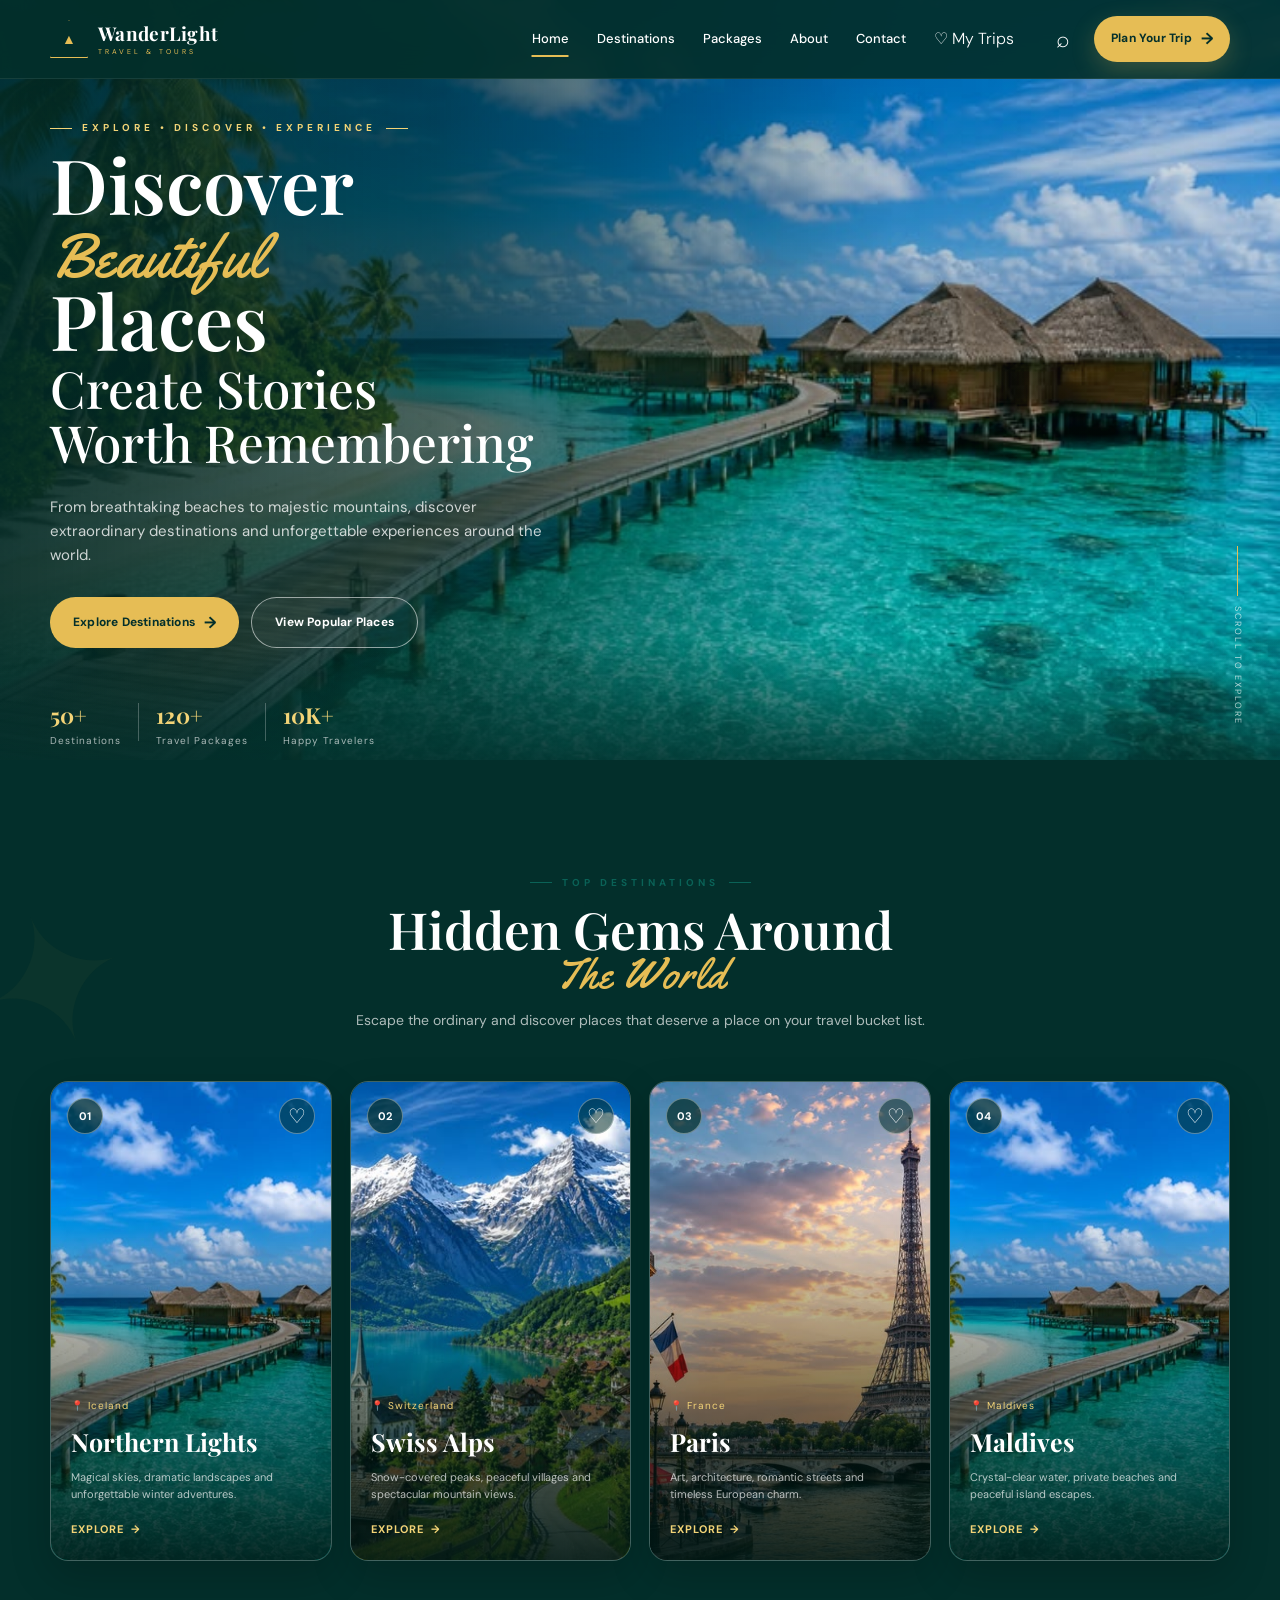
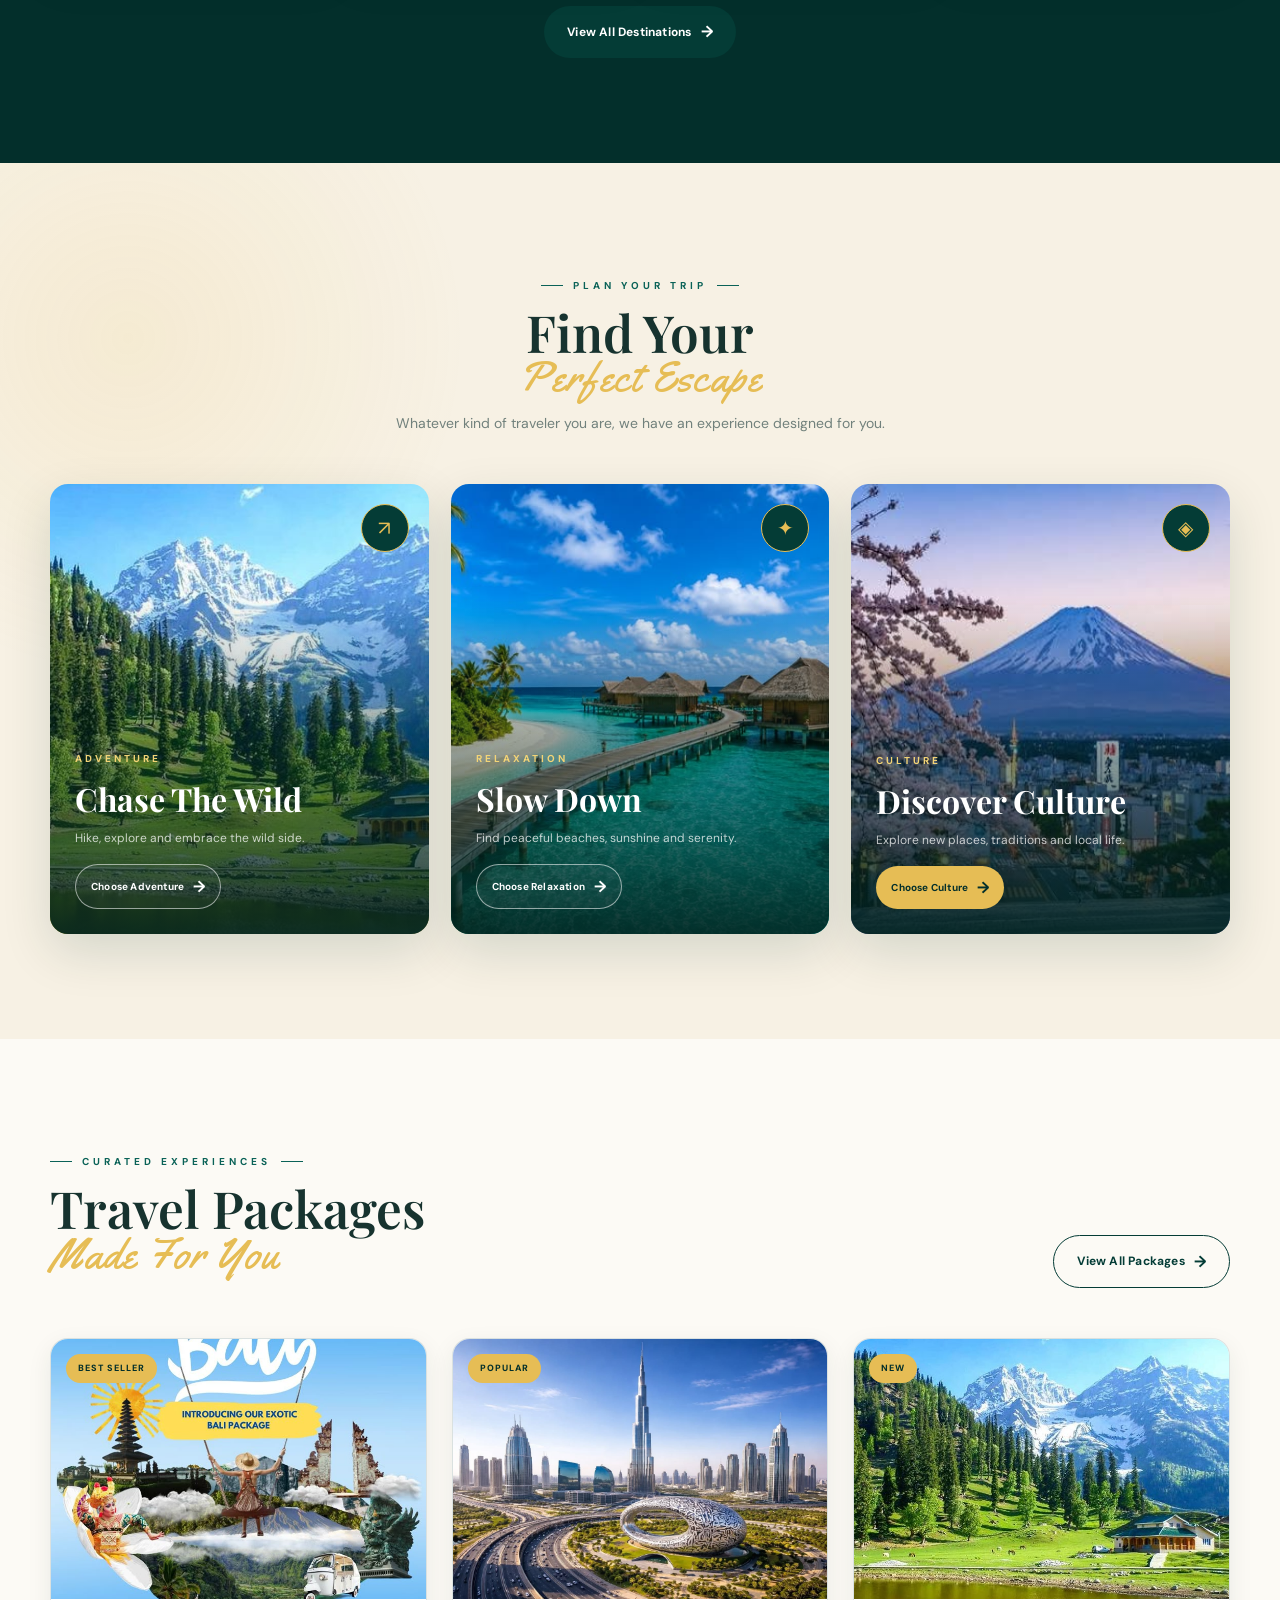
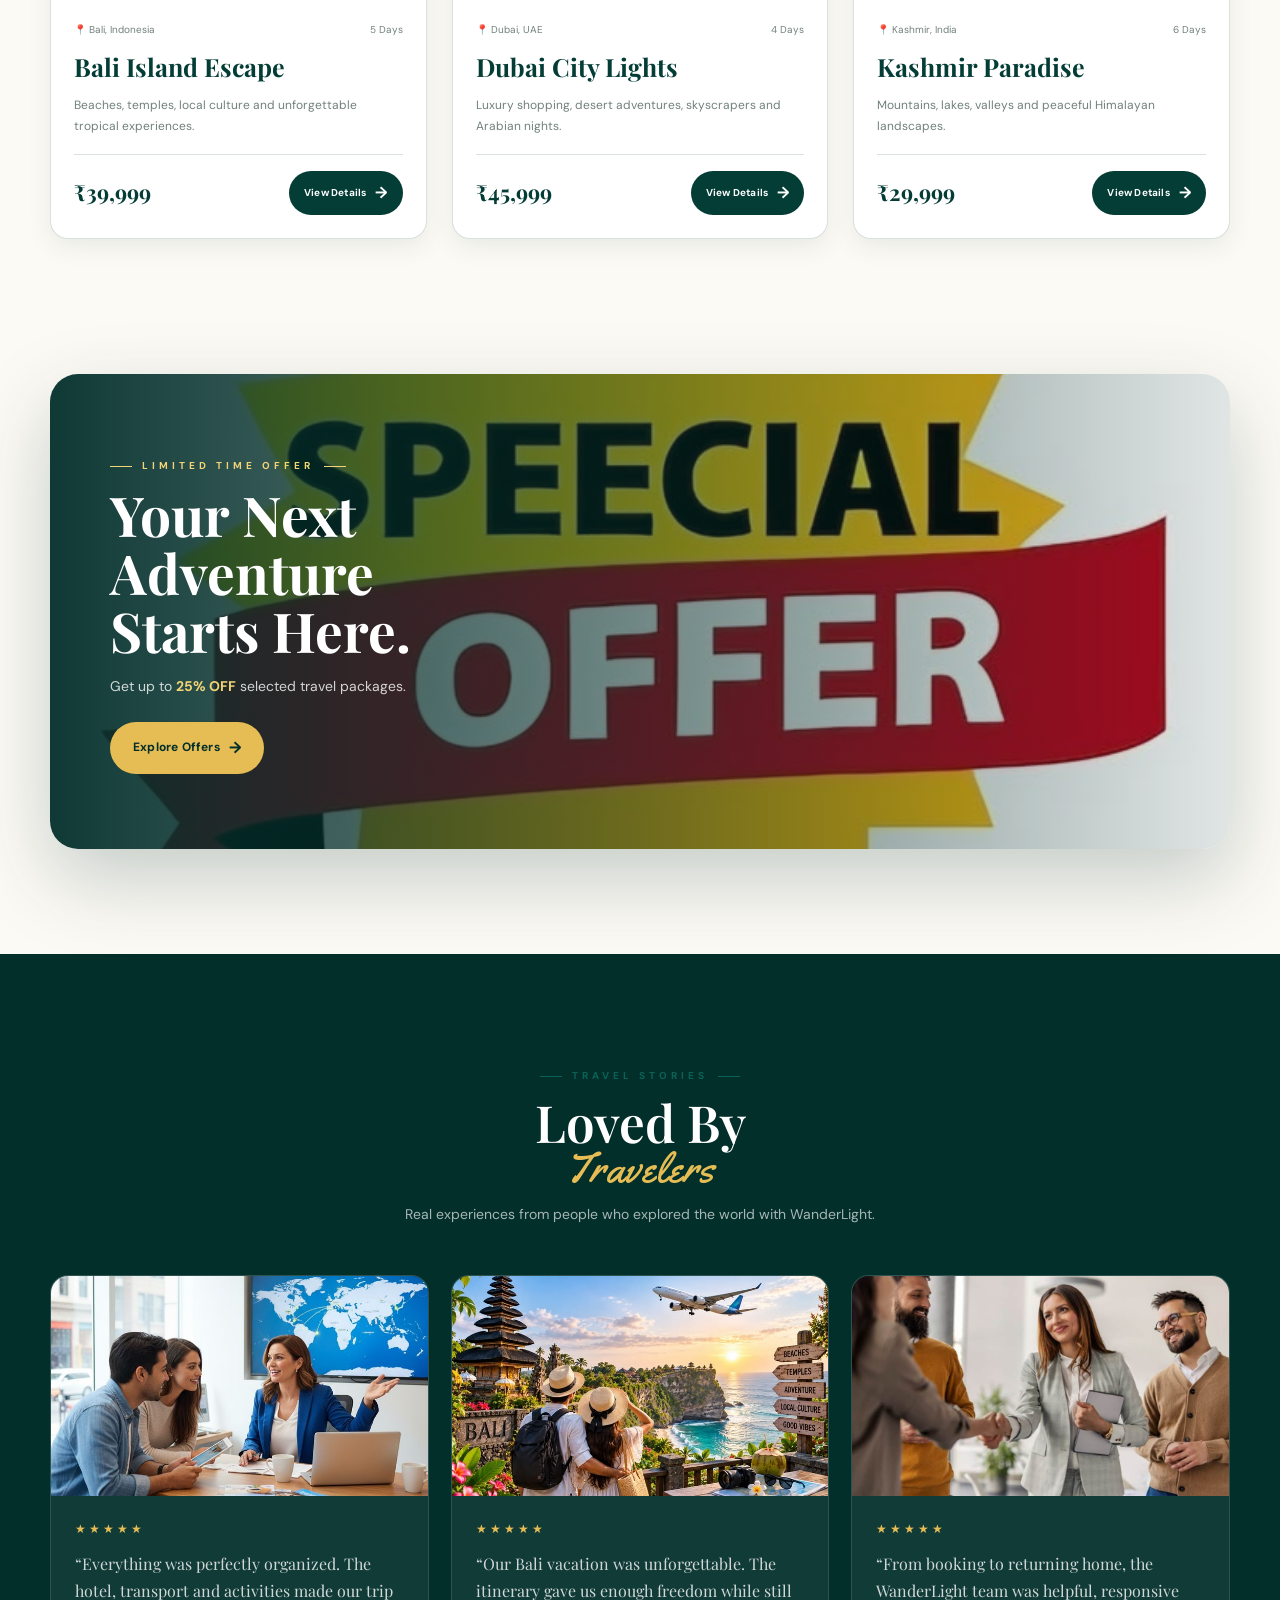
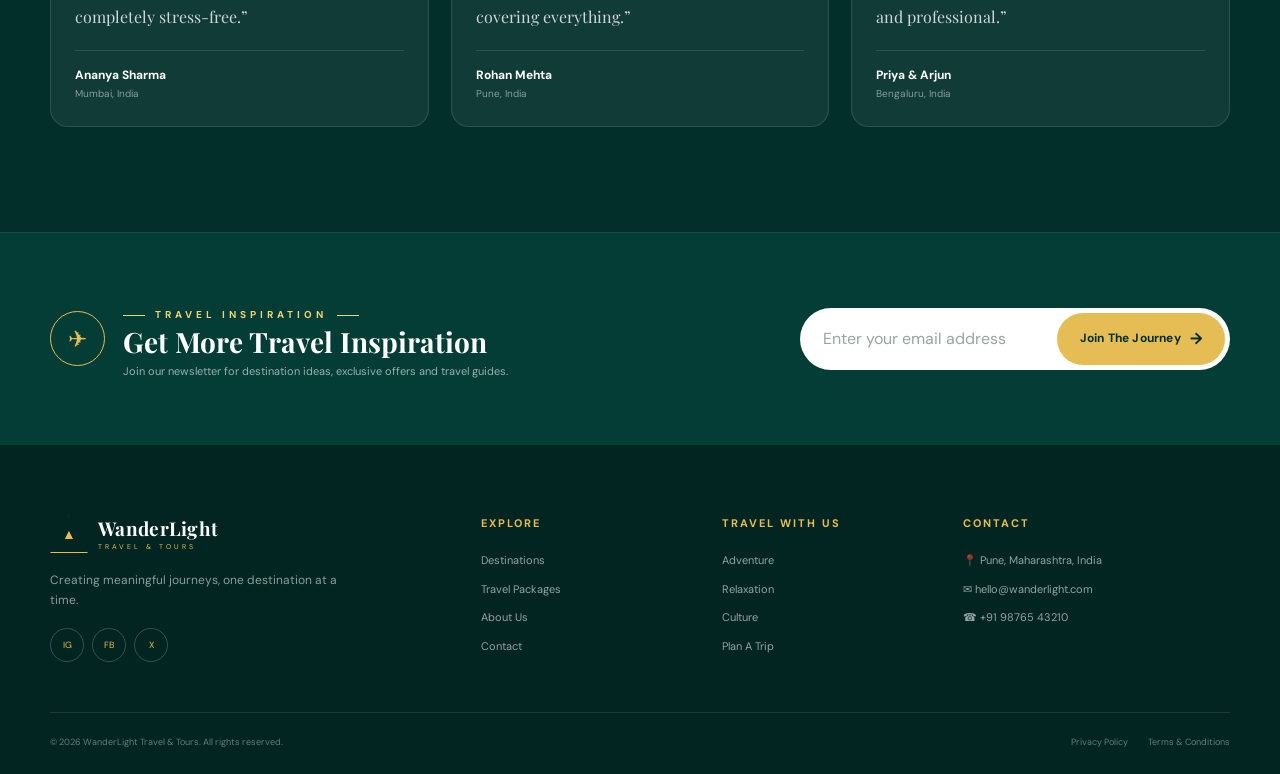
<file: index.html>
<!DOCTYPE html>
<html lang="en">

<head>
    <meta charset="UTF-8">
    <meta name="viewport" content="width=device-width, initial-scale=1.0">

    <title>WanderLight | Explore The World</title>

    <meta name="description"
        content="WanderLight helps you discover beautiful destinations, curated travel packages and unforgettable experiences.">

    <link rel="preconnect" href="https://fonts.googleapis.com">
    <link rel="preconnect" href="https://fonts.gstatic.com" crossorigin>

    <link
        href="https://fonts.googleapis.com/css2?family=DM+Sans:wght@400;500;600;700&family=Playfair+Display:wght@500;600;700&family=Yellowtail&display=swap"
        rel="stylesheet">

    <link rel="stylesheet" href="css/style.css">
</head>

<body>

    <!-- =========================
         HEADER
    ========================== -->

    <header class="header" id="header">

        <div class="container nav-container">

            <a href="index.html" class="logo">
                <span class="logo-mark">▲</span>

                <span class="logo-text">
                    <strong>WanderLight</strong>
                    <small>TRAVEL & TOURS</small>
                </span>
            </a>

            <nav class="navbar" id="navbar">

                <a href="index.html" class="nav-link active">
                    Home
                </a>

                <a href="destinations.html" class="nav-link">
                    Destinations
                </a>

                <a href="packages.html" class="nav-link">
                    Packages
                </a>

                <a href="about.html" class="nav-link">
                    About
                </a>

                <a href="contact.html" class="nav-link">
                    Contact
                </a>
                <a href="cart.html" class="nav-cart">
                   ♡ My Trips
                </a>

            </nav>

            <div class="nav-actions">

                <button
                    type="button"
                    class="icon-btn search-toggle"
                    id="searchToggle"
                    aria-label="Open search">
                    <span>⌕</span>
                </button>

                <button
                    type="button"
                    class="menu-toggle"
                    id="menuToggle"
                    aria-label="Open menu"
                    aria-expanded="false">
                    <span></span>
                    <span></span>
                    <span></span>
                </button>

                <a href="booking.html" class="btn btn-primary nav-btn">
                    Plan Your Trip
                    <span>→</span>
                </a>

            </div>

        </div>

        <!-- SEARCH PANEL -->

        <div class="search-panel" id="searchPanel">

            <div class="container search-inner">

                <form action="destinations.html" method="GET" class="search-form">

                    <span class="search-icon">⌕</span>

                    <input
                        type="search"
                        name="search"
                        id="globalSearch"
                        placeholder="Search destinations, packages..."
                        autocomplete="off">

                    <button type="submit" class="btn btn-primary">
                        Search
                    </button>

                </form>

            </div>

        </div>

    </header>


    <main>

        <!-- =========================
             HERO SECTION
        ========================== -->

        <section class="hero">

            <div class="hero-background"></div>

            <div class="hero-overlay"></div>

            <div class="container hero-content">

                <div class="hero-copy">

                    <p class="eyebrow light">
                        EXPLORE • DISCOVER • EXPERIENCE
                    </p>

                    <h1>
                        Discover
                        <span class="script-text">Beautiful</span>
                        Places
                    </h1>

                    <h2>
                        Create Stories
                        <br>
                        Worth Remembering
                    </h2>

                    <p class="hero-description">
                        From breathtaking beaches to majestic mountains,
                        discover extraordinary destinations and unforgettable
                        experiences around the world.
                    </p>

                    <div class="hero-buttons">

                        <a href="destinations.html" class="btn btn-gold">
                            Explore Destinations
                            <span>→</span>
                        </a>

                        <a href="#featured" class="btn btn-outline-light">
                            View Popular Places
                        </a>

                    </div>

                    <div class="hero-stats">

                        <div class="hero-stat">
                            <strong>50+</strong>
                            <span>Destinations</span>
                        </div>

                        <div class="hero-stat">
                            <strong>120+</strong>
                            <span>Travel Packages</span>
                        </div>

                        <div class="hero-stat">
                            <strong>10K+</strong>
                            <span>Happy Travelers</span>
                        </div>

                    </div>

                </div>

            </div>

            <div class="hero-scroll">
                <span></span>
                Scroll to explore
            </div>

        </section>


        <!-- =========================
             DESTINATIONS SECTION
        ========================== -->

        <section class="section destinations-section" id="featured">

            <div class="container">

                <div class="section-heading centered">

                    <p class="eyebrow">
                        TOP DESTINATIONS
                    </p>

                    <h2>
                        Hidden Gems Around
                        <span class="script-text">The World</span>
                    </h2>

                    <p>
                        Escape the ordinary and discover places that
                        deserve a place on your travel bucket list.
                    </p>

                </div>


                <div class="destination-grid">

                    <!-- DESTINATION 01 -->

                    <article class="destination-card">

                        <div class="destination-image">

                            <img
                                src="images/iceland-northern-lights.jpg"
                                alt="Iceland Northern Lights">

                            <span class="destination-number">
                                01
                            </span>

                            <button
                                type="button"
                                class="favorite-btn"
                                aria-label="Add Iceland to favorites">
                                ♡
                            </button>

                            <div class="destination-content">

                                <span class="destination-location">
                                    📍 Iceland
                                </span>

                                <h3>
                                    Northern Lights
                                </h3>

                                <p>
                                    Magical skies, dramatic landscapes
                                    and unforgettable winter adventures.
                                </p>

                                <a
                                    href="destinations.html?destination=iceland"
                                    class="card-link">
                                    Explore
                                    <span>→</span>
                                </a>

                            </div>

                        </div>

                    </article>


                    <!-- DESTINATION 02 -->

                    <article class="destination-card">

                        <div class="destination-image">

                            <img
                                src="images/home-switzerland.jpg"
                                alt="Swiss Alps">

                            <span class="destination-number">
                                02
                            </span>

                            <button
                                type="button"
                                class="favorite-btn"
                                aria-label="Add Switzerland to favorites">
                                ♡
                            </button>

                            <div class="destination-content">

                                <span class="destination-location">
                                    📍 Switzerland
                                </span>

                                <h3>
                                    Swiss Alps
                                </h3>

                                <p>
                                    Snow-covered peaks, peaceful villages
                                    and spectacular mountain views.
                                </p>

                                <a
                                    href="destinations.html?destination=switzerland"
                                    class="card-link">
                                    Explore
                                    <span>→</span>
                                </a>

                            </div>

                        </div>

                    </article>


                    <!-- DESTINATION 03 -->

                    <article class="destination-card">

                        <div class="destination-image">

                            <img
                                src="images/home-paris.jpg"
                                alt="Paris France">

                            <span class="destination-number">
                                03
                            </span>

                            <button
                                type="button"
                                class="favorite-btn"
                                aria-label="Add Paris to favorites">
                                ♡
                            </button>

                            <div class="destination-content">

                                <span class="destination-location">
                                    📍 France
                                </span>

                                <h3>
                                    Paris
                                </h3>

                                <p>
                                    Art, architecture, romantic streets
                                    and timeless European charm.
                                </p>

                                <a
                                    href="destinations.html?destination=paris"
                                    class="card-link">
                                    Explore
                                    <span>→</span>
                                </a>

                            </div>

                        </div>

                    </article>


                    <!-- DESTINATION 04 -->

                    <article class="destination-card">

                        <div class="destination-image">

                            <img
                                src="images/home-maldives.jpg"
                                alt="Maldives">

                            <span class="destination-number">
                                04
                            </span>

                            <button
                                type="button"
                                class="favorite-btn"
                                aria-label="Add Maldives to favorites">
                                ♡
                            </button>

                            <div class="destination-content">

                                <span class="destination-location">
                                    📍 Maldives
                                </span>

                                <h3>
                                    Maldives
                                </h3>

                                <p>
                                    Crystal-clear water, private beaches
                                    and peaceful island escapes.
                                </p>

                                <a
                                    href="destinations.html?destination=maldives"
                                    class="card-link">
                                    Explore
                                    <span>→</span>
                                </a>

                            </div>

                        </div>

                    </article>

                </div>


                <div class="section-button">

                    <a href="destinations.html" class="btn btn-dark">
                        View All Destinations
                        <span>→</span>
                    </a>

                </div>

            </div>

        </section>


        <!-- =========================
             PLAN YOUR TRIP
        ========================== -->

        <section class="section trip-section">

            <div class="container">

                <div class="section-heading centered">

                    <p class="eyebrow">
                        PLAN YOUR TRIP
                    </p>

                    <h2>
                        Find Your
                        <span class="script-text">Perfect Escape</span>
                    </h2>

                    <p>
                        Whatever kind of traveler you are,
                        we have an experience designed for you.
                    </p>

                </div>


                <div class="trip-grid">

                    <!-- ADVENTURE -->

                    <article class="trip-card">

                        <img
                            src="images/mountain-traveler.jpg"
                            alt="Adventure travel">

                        <div class="trip-overlay"></div>

                        <div class="trip-icon">
                            ↗
                        </div>

                        <div class="trip-content">

                            <span>
                                ADVENTURE
                            </span>

                            <h3>
                                Chase The Wild
                            </h3>

                            <p>
                                Hike, explore and embrace
                                the wild side.
                            </p>

                            <a
                                href="packages.html?category=adventure"
                                class="btn btn-small btn-outline-light">
                                Choose Adventure
                                <span>→</span>
                            </a>

                        </div>

                    </article>


                    <!-- RELAXATION -->

                    <article class="trip-card">

                        <img
                            src="images/home-maldives.jpg"
                            alt="Relaxation travel">

                        <div class="trip-overlay"></div>

                        <div class="trip-icon">
                            ✦
                        </div>

                        <div class="trip-content">

                            <span>
                                RELAXATION
                            </span>

                            <h3>
                                Slow Down
                            </h3>

                            <p>
                                Find peaceful beaches,
                                sunshine and serenity.
                            </p>

                            <a
                                href="packages.html?category=relaxation"
                                class="btn btn-small btn-outline-light">
                                Choose Relaxation
                                <span>→</span>
                            </a>

                        </div>

                    </article>


                    <!-- CULTURE -->

                    <article class="trip-card">

                        <img
                            src="images/kyoto-japan.jpg"
                            alt="Cultural travel">

                        <div class="trip-overlay"></div>

                        <div class="trip-icon">
                            ◈
                        </div>

                        <div class="trip-content">

                            <span>
                                CULTURE
                            </span>

                            <h3>
                                Discover Culture
                            </h3>

                            <p>
                                Explore new places,
                                traditions and local life.
                            </p>

                            <a
                                href="packages.html?category=culture"
                                class="btn btn-small btn-gold">
                                Choose Culture
                                <span>→</span>
                            </a>

                        </div>

                    </article>

                </div>

            </div>

        </section>


        <!-- =========================
             FEATURED PACKAGES
        ========================== -->

        <section class="section packages-section">

            <div class="container">

                <div class="section-heading section-heading-row">

                    <div>

                        <p class="eyebrow">
                            CURATED EXPERIENCES
                        </p>

                        <h2>
                            Travel Packages
                            <span class="script-text">Made For You</span>
                        </h2>

                    </div>

                    <a href="packages.html" class="btn btn-outline-dark">
                        View All Packages
                        <span>→</span>
                    </a>

                </div>


                <div class="package-grid">

                    <!-- PACKAGE 1 -->

                    <article class="package-card">

                        <div class="package-image">

                            <img
                                src="images/package-bali.jpg"
                                alt="Bali travel package">

                            <span class="package-tag">
                                BEST SELLER
                            </span>

                        </div>

                        <div class="package-body">

                            <div class="package-meta">
                                <span>📍 Bali, Indonesia</span>
                                <span>5 Days</span>
                            </div>

                            <h3>
                                Bali Island Escape
                            </h3>

                            <p>
                                Beaches, temples, local culture and
                                unforgettable tropical experiences.
                            </p>

                            <div class="package-bottom">

                                <strong>
                                    ₹39,999
                                </strong>

                                <a
                                    href="package-details.html?id=bali"
                                    class="btn btn-small btn-dark">
                                    View Details
                                    <span>→</span>
                                </a>

                            </div>

                        </div>

                    </article>


                    <!-- PACKAGE 2 -->

                    <article class="package-card">

                        <div class="package-image">

                            <img
                                src="images/home-dubai.jpg"
                                alt="Dubai travel package">

                            <span class="package-tag">
                                POPULAR
                            </span>

                        </div>

                        <div class="package-body">

                            <div class="package-meta">
                                <span>📍 Dubai, UAE</span>
                                <span>4 Days</span>
                            </div>

                            <h3>
                                Dubai City Lights
                            </h3>

                            <p>
                                Luxury shopping, desert adventures,
                                skyscrapers and Arabian nights.
                            </p>

                            <div class="package-bottom">

                                <strong>
                                    ₹45,999
                                </strong>

                                <a
                                    href="package-details.html?id=dubai"
                                    class="btn btn-small btn-dark">
                                    View Details
                                    <span>→</span>
                                </a>

                            </div>

                        </div>

                    </article>


                    <!-- PACKAGE 3 -->

                    <article class="package-card">

                        <div class="package-image">

                            <img
                                src="images/home-kashmir.jpg"
                                alt="Kashmir travel package">

                            <span class="package-tag">
                                NEW
                            </span>

                        </div>

                        <div class="package-body">

                            <div class="package-meta">
                                <span>📍 Kashmir, India</span>
                                <span>6 Days</span>
                            </div>

                            <h3>
                                Kashmir Paradise
                            </h3>

                            <p>
                                Mountains, lakes, valleys and peaceful
                                Himalayan landscapes.
                            </p>

                            <div class="package-bottom">

                                <strong>
                                    ₹29,999
                                </strong>

                                <a
                                    href="package-details.html?id=kashmir"
                                    class="btn btn-small btn-dark">
                                    View Details
                                    <span>→</span>
                                </a>

                            </div>

                        </div>

                    </article>

                </div>

            </div>

        </section>


        <!-- =========================
             OFFER SECTION
        ========================== -->

        <section class="offer-section">

            <div class="container">

                <div class="offer-card">

                    <img
                        src="images/offer-banner.jpg"
                        alt="Special travel offer">

                    <div class="offer-overlay"></div>

                    <div class="offer-content">

                        <p class="eyebrow light">
                            LIMITED TIME OFFER
                        </p>

                        <h2>
                            Your Next Adventure
                            <br>
                            Starts Here.
                        </h2>

                        <p>
                            Get up to
                            <strong>25% OFF</strong>
                            selected travel packages.
                        </p>

                        <a
                            href="packages.html"
                            class="btn btn-gold">
                            Explore Offers
                            <span>→</span>
                        </a>

                    </div>

                </div>

            </div>

        </section>


        <!-- =========================
             TESTIMONIALS
        ========================== -->

        <section class="section testimonials-section">

            <div class="container">

                <div class="section-heading centered">

                    <p class="eyebrow">
                        TRAVEL STORIES
                    </p>

                    <h2>
                        Loved By
                        <span class="script-text">Travelers</span>
                    </h2>

                    <p>
                        Real experiences from people who explored
                        the world with WanderLight.
                    </p>

                </div>


                <div class="testimonial-grid">

                    <!-- TESTIMONIAL 1 -->

                    <article class="testimonial-card">

                        <div class="testimonial-image">

                            <img
                                src="images/testimonial-1.jpg"
                                alt="WanderLight traveler">

                        </div>

                        <div class="testimonial-content">

                            <div class="stars">
                                ★★★★★
                            </div>

                            <p>
                                “Everything was perfectly organized.
                                The hotel, transport and activities
                                made our trip completely stress-free.”
                            </p>

                            <div class="testimonial-user">

                                <strong>
                                    Ananya Sharma
                                </strong>

                                <span>
                                    Mumbai, India
                                </span>

                            </div>

                        </div>

                    </article>


                    <!-- TESTIMONIAL 2 -->

                    <article class="testimonial-card">

                        <div class="testimonial-image">

                            <img
                                src="images/testimonial-2.jpg"
                                alt="Happy traveler">

                        </div>

                        <div class="testimonial-content">

                            <div class="stars">
                                ★★★★★
                            </div>

                            <p>
                                “Our Bali vacation was unforgettable.
                                The itinerary gave us enough freedom
                                while still covering everything.”
                            </p>

                            <div class="testimonial-user">

                                <strong>
                                    Rohan Mehta
                                </strong>

                                <span>
                                    Pune, India
                                </span>

                            </div>

                        </div>

                    </article>


                    <!-- TESTIMONIAL 3 -->

                    <article class="testimonial-card">

                        <div class="testimonial-image">

                            <img
                                src="images/testimonial-3.jpg"
                                alt="Travel couple">

                        </div>

                        <div class="testimonial-content">

                            <div class="stars">
                                ★★★★★
                            </div>

                            <p>
                                “From booking to returning home,
                                the WanderLight team was helpful,
                                responsive and professional.”
                            </p>

                            <div class="testimonial-user">

                                <strong>
                                    Priya & Arjun
                                </strong>

                                <span>
                                    Bengaluru, India
                                </span>

                            </div>

                        </div>

                    </article>

                </div>

            </div>

        </section>


        <!-- =========================
             NEWSLETTER
        ========================== -->

        <section class="newsletter-section">

            <div class="container newsletter-container">

                <div class="newsletter-content">

                    <span class="newsletter-icon">
                        ✈
                    </span>

                    <div>

                        <p class="eyebrow light">
                            TRAVEL INSPIRATION
                        </p>

                        <h2>
                            Get More Travel Inspiration
                        </h2>

                        <p>
                            Join our newsletter for destination ideas,
                            exclusive offers and travel guides.
                        </p>

                    </div>

                </div>


                <form class="newsletter-form" id="newsletterForm">

                    <input
                        type="email"
                        id="newsletterEmail"
                        placeholder="Enter your email address"
                        required>

                    <button
                        type="submit"
                        class="btn btn-gold">
                        Join The Journey
                        <span>→</span>
                    </button>

                </form>

            </div>

        </section>

    </main>


    <!-- =========================
         FOOTER
    ========================== -->

    <footer class="footer">

        <div class="container">

            <div class="footer-main">

                <div class="footer-brand">

                    <a href="index.html" class="logo footer-logo">

                        <span class="logo-mark">
                            ▲
                        </span>

                        <span class="logo-text">

                            <strong>
                                WanderLight
                            </strong>

                            <small>
                                TRAVEL & TOURS
                            </small>

                        </span>

                    </a>

                    <p>
                        Creating meaningful journeys,
                        one destination at a time.
                    </p>

                    <div class="social-links">

                        <a href="#" aria-label="Instagram">
                            IG
                        </a>

                        <a href="#" aria-label="Facebook">
                            FB
                        </a>

                        <a href="#" aria-label="Twitter">
                            X
                        </a>

                    </div>

                </div>


                <div class="footer-column">

                    <h3>
                        Explore
                    </h3>

                    <a href="destinations.html">
                        Destinations
                    </a>

                    <a href="packages.html">
                        Travel Packages
                    </a>

                    <a href="about.html">
                        About Us
                    </a>

                    <a href="contact.html">
                        Contact
                    </a>

                </div>


                <div class="footer-column">

                    <h3>
                        Travel With Us
                    </h3>

                    <a href="packages.html?category=adventure">
                        Adventure
                    </a>

                    <a href="packages.html?category=relaxation">
                        Relaxation
                    </a>

                    <a href="packages.html?category=culture">
                        Culture
                    </a>

                    <a href="booking.html">
                        Plan A Trip
                    </a>

                </div>


                <div class="footer-column">

                    <h3>
                        Contact
                    </h3>

                    <p>
                        📍 Pune, Maharashtra, India
                    </p>

                    <p>
                        ✉ hello@wanderlight.com
                    </p>

                    <p>
                        ☎ +91 98765 43210
                    </p>

                </div>

            </div>


            <div class="footer-bottom">

                <p>
                    © 2026 WanderLight Travel & Tours.
                    All rights reserved.
                </p>

                <div>

                    <a href="#">
                        Privacy Policy
                    </a>

                    <a href="#">
                        Terms & Conditions
                    </a>

                </div>

            </div>

        </div>

    </footer>


    <!-- =========================
         SCROLL TO TOP
    ========================== -->

    <button
        type="button"
        class="scroll-top"
        id="scrollTop"
        aria-label="Scroll to top">
        ↑
    </button>


    <script src="js/script.js"></script>

</body>

</html>
</file>
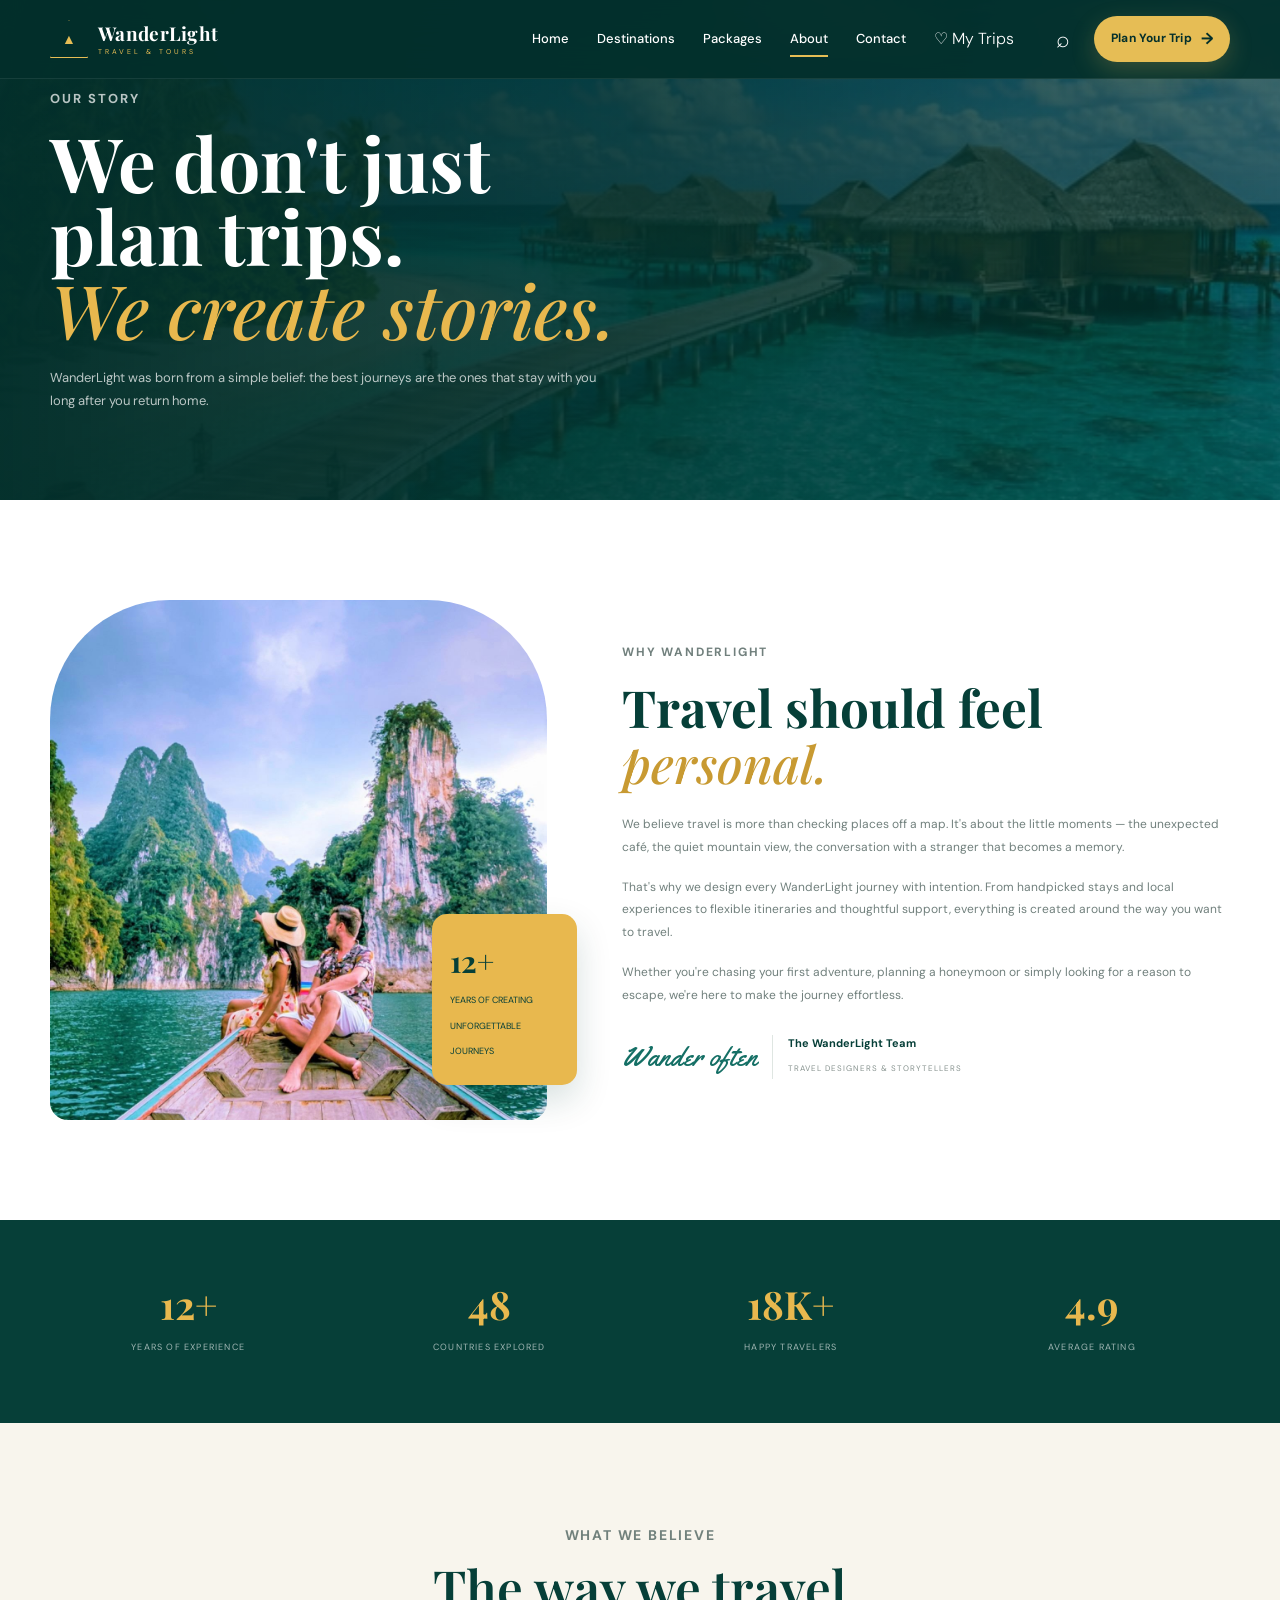
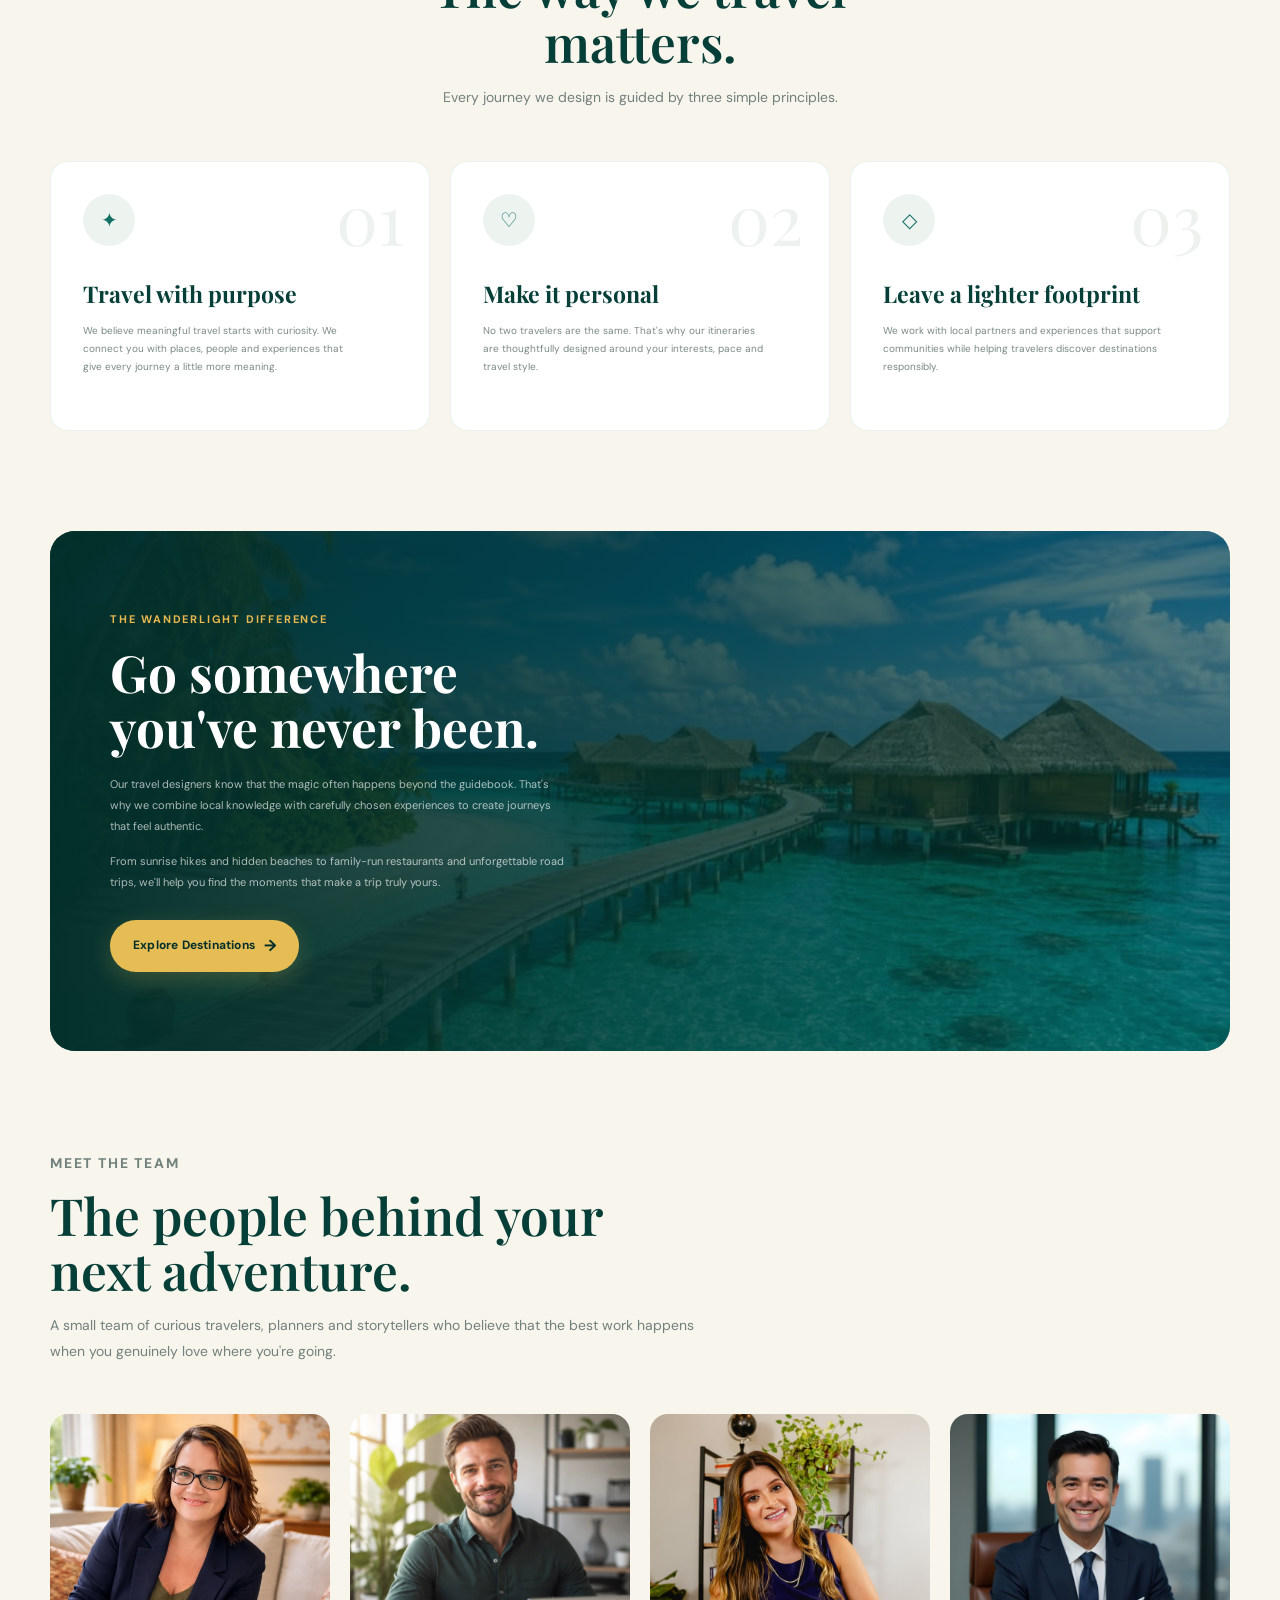
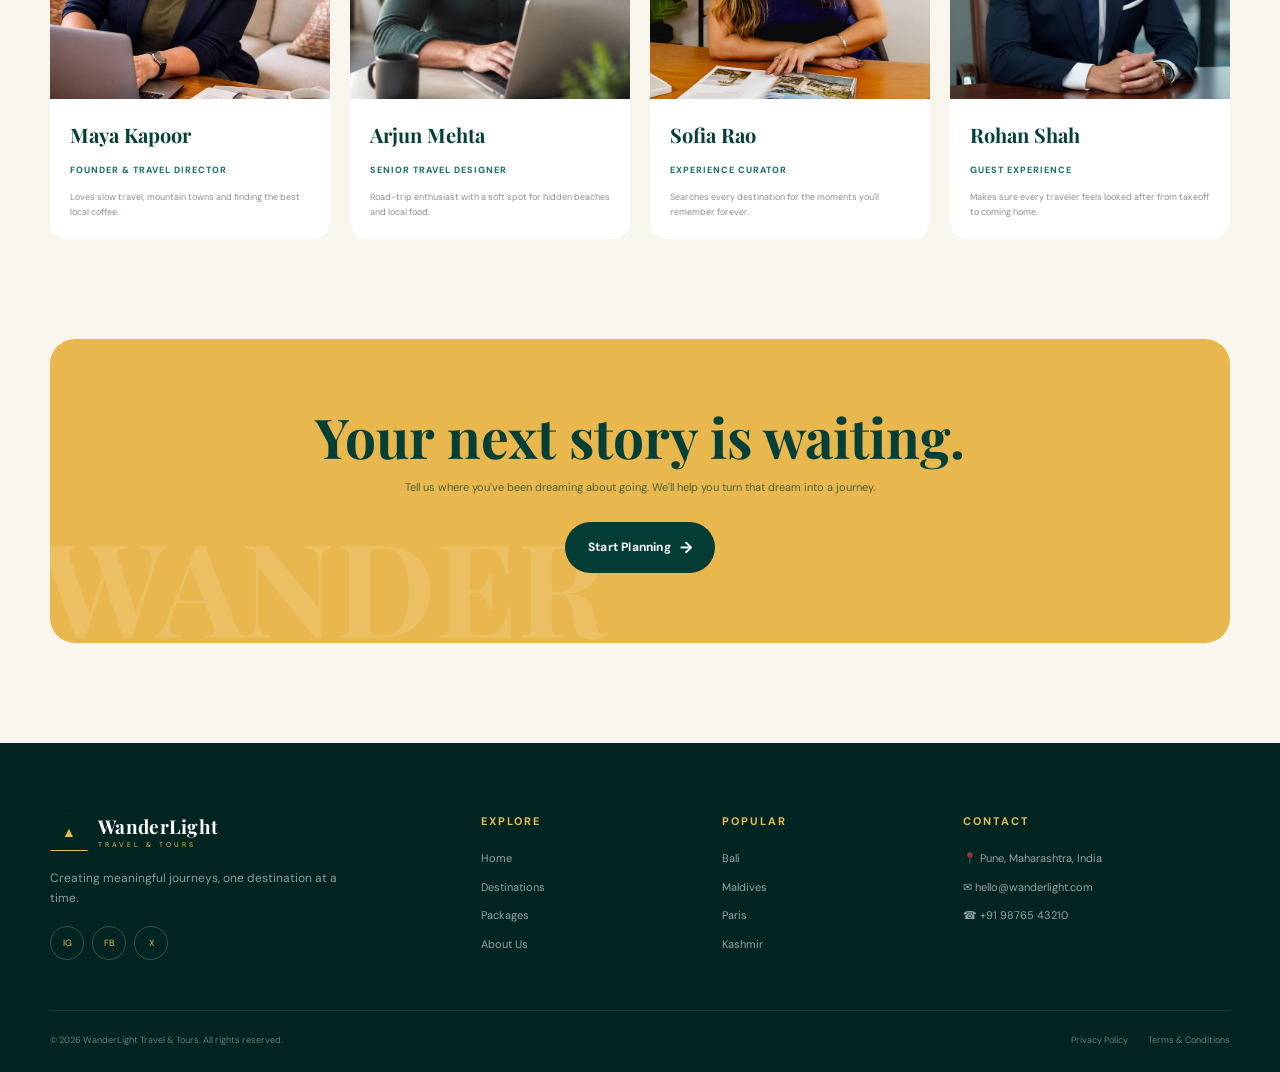
<file: about.html>
<!DOCTYPE html>
<html lang="en">

<head>

    <meta charset="UTF-8">

    <meta
        name="viewport"
        content="width=device-width, initial-scale=1.0">

    <meta
        name="description"
        content="Discover the story behind WanderLight Travel & Tours.">

    <title>About Us | WanderLight</title>


    <!-- GOOGLE FONTS -->

    <link rel="preconnect"
          href="https://fonts.googleapis.com">

    <link rel="preconnect"
          href="https://fonts.gstatic.com"
          crossorigin>

    <link
        href="https://fonts.googleapis.com/css2?family=DM+Sans:wght@400;500;600;700&family=Playfair+Display:wght@500;600;700&family=Yellowtail&display=swap"
        rel="stylesheet">


    <!-- MAIN CSS -->

    <link
        rel="stylesheet"
        href="css/style.css">


    <style>

        /* =====================================================
           ABOUT PAGE
        ===================================================== */

        .about-page {

            background: #f8f5ed;

        }


        /* =====================================================
           HERO
        ===================================================== */

        .about-hero {

            position: relative;

            min-height: 500px;

            display: flex;

            align-items: center;

            overflow: hidden;

            background: #063f38;

            color: #fff;

        }


        .about-hero-image {

            position: absolute;

            inset: 0;

            opacity: .38;

        }


        .about-hero-image img {

            width: 100%;

            height: 100%;

            object-fit: cover;

            animation:
                aboutHeroZoom 12s ease forwards;

        }


        @keyframes aboutHeroZoom {

            from {
                transform: scale(1);
            }

            to {
                transform: scale(1.08);
            }

        }


        .about-hero::after {

            content: "";

            position: absolute;

            inset: 0;

            background:
                linear-gradient(
                    90deg,
                    rgba(3,47,43,.97),
                    rgba(3,47,43,.68),
                    rgba(3,47,43,.25)
                );

        }


        .about-hero-content {

            position: relative;

            z-index: 2;

            max-width: 680px;

            animation:
                aboutHeroIn .8s ease both;

        }


        @keyframes aboutHeroIn {

            from {

                opacity: 0;

                transform:
                    translateY(30px);

            }

            to {

                opacity: 1;

                transform:
                    translateY(0);

            }

        }


        .about-eyebrow {

            color: #e8b84e;

            font-size: 10px;

            font-weight: 700;

            letter-spacing: 2px;

            text-transform: uppercase;

            margin-bottom: 15px;

        }


        .about-hero h1 {

            font-family:
                "Playfair Display",
                serif;

            font-size:
                clamp(45px, 6vw, 75px);

            line-height: .98;

            margin-bottom: 20px;

        }


        .about-hero h1 em {

            color: #e8b84e;

            font-weight: 500;

        }


        .about-hero p {

            max-width: 560px;

            color:
                rgba(255,255,255,.72);

            font-size: 13px;

            line-height: 1.8;

        }


        /* =====================================================
           INTRO
        ===================================================== */

        .about-intro {

            padding:
                100px 0;

            background: #fff;

        }


        .about-intro-grid {

            display: grid;

            grid-template-columns:
                .9fr 1.1fr;

            gap: 75px;

            align-items: center;

        }


        .about-intro-image {

            position: relative;

        }


        .about-intro-image-main {

            height: 520px;

            overflow: hidden;

            border-radius:
                120px 120px 18px 18px;

        }


        .about-intro-image-main img {

            width: 100%;

            height: 100%;

            object-fit: cover;

            transition:
                transform .7s ease;

        }


        .about-intro-image:hover
        img {

            transform:
                scale(1.05);

        }


        .image-accent {

            position: absolute;

            right: -30px;

            bottom: 35px;

            width: 145px;

            padding: 23px 18px;

            background: #e8b84e;

            color: #063f38;

            border-radius: 15px;

            box-shadow:
                0 15px 35px
                rgba(6,63,56,.16);

            animation:
                floatingBadge 4s ease-in-out infinite;

        }


        @keyframes floatingBadge {

            0%,
            100% {
                transform: translateY(0);
            }

            50% {
                transform: translateY(-8px);
            }

        }


        .image-accent strong {

            display: block;

            font-family:
                "Playfair Display",
                serif;

            font-size: 30px;

        }


        .image-accent span {

            font-size: 9px;

            line-height: 1.4;

        }


        .section-eyebrow {

            color: #146f65;

            font-size: 10px;

            font-weight: 700;

            letter-spacing: 1.8px;

            text-transform: uppercase;

            margin-bottom: 12px;

        }


        .about-intro-content h2 {

            color: #063f38;

            font-family:
                "Playfair Display",
                serif;

            font-size:
                clamp(35px, 4vw, 53px);

            line-height: 1.08;

            margin-bottom: 22px;

        }


        .about-intro-content h2 em {

            color: #c89a32;

            font-weight: 500;

        }


        .about-intro-content > p {

            color: #71807d;

            font-size: 12px;

            line-height: 1.9;

            margin-bottom: 17px;

        }


        .about-signature {

            margin-top: 28px;

            display: flex;

            align-items: center;

            gap: 15px;

        }


        .signature-mark {

            color: #146f65;

            font-family:
                "Yellowtail",
                cursive;

            font-size: 28px;

        }


        .signature-info {

            border-left:
                1px solid #dfe6e2;

            padding-left: 15px;

        }


        .signature-info strong {

            display: block;

            color: #063f38;

            font-size: 11px;

        }


        .signature-info span {

            color: #87938f;

            font-size: 8px;

            text-transform: uppercase;

            letter-spacing: 1px;

        }


        /* =====================================================
           STATS
        ===================================================== */

        .about-stats {

            padding:
                55px 0;

            background: #063f38;

            color: #fff;

        }


        .stats-grid {

            display: grid;

            grid-template-columns:
                repeat(4, 1fr);

            gap: 25px;

        }


        .stat {

            text-align: center;

            padding: 10px;

        }


        .stat strong {

            display: block;

            color: #e8b84e;

            font-family:
                "Playfair Display",
                serif;

            font-size: 39px;

            line-height: 1;

            margin-bottom: 8px;

        }


        .stat span {

            color:
                rgba(255,255,255,.62);

            font-size: 9px;

            text-transform: uppercase;

            letter-spacing: 1.2px;

        }


        /* =====================================================
           VALUES
        ===================================================== */

        .values-section {

            padding:
                100px 0;

        }


        .section-heading {

            max-width: 650px;

            margin-bottom: 50px;

        }


        .section-heading.center {

            margin-left: auto;

            margin-right: auto;

            text-align: center;

        }


        .section-heading h2 {

            color: #063f38;

            font-family:
                "Playfair Display",
                serif;

            font-size:
                clamp(35px, 4vw, 52px);

            line-height: 1.08;

            margin-bottom: 15px;

        }


        .section-heading p {

            color: #71807d;

            font-size: 11px;

            line-height: 1.8;

        }


        .values-grid {

            display: grid;

            grid-template-columns:
                repeat(3, 1fr);

            gap: 20px;

        }


        .value-card {

            position: relative;

            padding: 32px;

            min-height: 270px;

            background: #fff;

            border:
                1px solid
                rgba(6,63,56,.07);

            border-radius: 18px;

            overflow: hidden;

            transition:
                transform .35s ease,
                box-shadow .35s ease;

        }


        .value-card:hover {

            transform:
                translateY(-8px);

            box-shadow:
                0 20px 40px
                rgba(6,63,56,.08);

        }


        .value-number {

            position: absolute;

            top: 20px;

            right: 25px;

            color: #eef2ef;

            font-family:
                "Playfair Display",
                serif;

            font-size: 70px;

            line-height: 1;

        }


        .value-icon {

            width: 52px;

            height: 52px;

            display: grid;

            place-items: center;

            border-radius: 50%;

            background: #edf4f0;

            color: #146f65;

            font-size: 20px;

            margin-bottom: 30px;

        }


        .value-card h3 {

            color: #063f38;

            font-family:
                "Playfair Display",
                serif;

            font-size: 23px;

            margin-bottom: 10px;

        }


        .value-card p {

            color: #7a8985;

            font-size: 10px;

            line-height: 1.8;

            max-width: 280px;

        }


        /* =====================================================
           STORY IMAGE SECTION
        ===================================================== */

        .story-section {

            padding:
                0 0 100px;

        }


        .story-card {

            position: relative;

            min-height: 520px;

            display: flex;

            align-items: center;

            border-radius: 25px;

            overflow: hidden;

            background: #063f38;

        }


        .story-image {

            position: absolute;

            inset: 0;

        }


        .story-image img {

            width: 100%;

            height: 100%;

            object-fit: cover;

            opacity: .43;

        }


        .story-overlay {

            position: absolute;

            inset: 0;

            background:
                linear-gradient(
                    90deg,
                    rgba(3,47,43,.98),
                    rgba(3,47,43,.55),
                    rgba(3,47,43,.1)
                );

        }


        .story-content {

            position: relative;

            z-index: 2;

            max-width: 580px;

            padding: 60px;

            color: #fff;

        }


        .story-content .section-eyebrow {

            color: #e8b84e;

        }


        .story-content h2 {

            font-family:
                "Playfair Display",
                serif;

            font-size:
                clamp(35px, 4vw, 52px);

            line-height: 1.08;

            margin-bottom: 18px;

        }


        .story-content p {

            color:
                rgba(255,255,255,.67);

            font-size: 11px;

            line-height: 1.9;

            margin-bottom: 15px;

        }


        .story-content .btn {

            margin-top: 12px;

        }


        /* =====================================================
           TEAM
        ===================================================== */

        .team-section {

            padding:
                0 0 100px;

        }


        .team-grid {

            display: grid;

            grid-template-columns:
                repeat(4, 1fr);

            gap: 20px;

        }


        .team-card {

            background: #fff;

            border-radius: 18px;

            overflow: hidden;

            transition:
                transform .35s ease,
                box-shadow .35s ease;

        }


        .team-card:hover {

            transform:
                translateY(-7px);

            box-shadow:
                0 18px 40px
                rgba(6,63,56,.1);

        }


        .team-image {

            height: 285px;

            overflow: hidden;

            background: #dce7e2;

        }


        .team-image img {

            width: 100%;

            height: 100%;

            object-fit: cover;

            transition:
                transform .6s ease;

        }


        .team-card:hover
        .team-image img {

            transform:
                scale(1.06);

        }


        .team-info {

            padding: 20px;

        }


        .team-info h3 {

            color: #063f38;

            font-family:
                "Playfair Display",
                serif;

            font-size: 20px;

            margin-bottom: 4px;

        }


        .team-info span {

            color: #146f65;

            font-size: 9px;

            font-weight: 700;

            letter-spacing: 1px;

            text-transform: uppercase;

        }


        .team-info p {

            color: #87938f;

            font-size: 9px;

            line-height: 1.6;

            margin-top: 10px;

        }


        /* =====================================================
           CTA
        ===================================================== */

        .about-cta {

            padding:
                0 0 100px;

        }


        .cta-box {

            position: relative;

            overflow: hidden;

            padding:
                70px 50px;

            border-radius: 25px;

            background: #e8b84e;

            color: #063f38;

            text-align: center;

        }


        .cta-box::before {

            content: "WANDER";

            position: absolute;

            left: -10px;

            bottom: -45px;

            color:
                rgba(255,255,255,.12);

            font-family:
                "Playfair Display",
                serif;

            font-size: 130px;

            font-weight: 700;

            white-space: nowrap;

        }


        .cta-box h2 {

            position: relative;

            z-index: 2;

            font-family:
                "Playfair Display",
                serif;

            font-size:
                clamp(35px, 5vw, 55px);

            line-height: 1;

            margin-bottom: 14px;

        }


        .cta-box p {

            position: relative;

            z-index: 2;

            max-width: 500px;

            margin:
                0 auto 25px;

            color:
                rgba(6,63,56,.7);

            font-size: 11px;

            line-height: 1.7;

        }


        .cta-box .btn {

            position: relative;

            z-index: 2;

        }


        /* =====================================================
           RESPONSIVE
        ===================================================== */

        @media (max-width: 950px) {

            .about-intro-grid {

                grid-template-columns: 1fr;

                gap: 45px;

            }


            .about-intro-image {

                max-width: 600px;

                margin: auto;

            }


            .values-grid {

                grid-template-columns:
                    repeat(2, 1fr);

            }


            .team-grid {

                grid-template-columns:
                    repeat(2, 1fr);

            }

        }


        @media (max-width: 650px) {

            .about-hero {

                min-height: 430px;

            }


            .about-intro {

                padding: 65px 0;

            }


            .about-intro-image-main {

                height: 390px;

                border-radius:
                    80px 80px 15px 15px;

            }


            .image-accent {

                right: 10px;

                bottom: 20px;

            }


            .stats-grid {

                grid-template-columns:
                    repeat(2, 1fr);

            }


            .stat strong {

                font-size: 31px;

            }


            .values-section {

                padding: 65px 0;

            }


            .values-grid {

                grid-template-columns: 1fr;

            }


            .story-content {

                padding: 35px 25px;

            }


            .story-card {

                min-height: 570px;

            }


            .team-grid {

                grid-template-columns: 1fr;

            }


            .team-image {

                height: 330px;

            }


            .cta-box {

                padding:
                    55px 25px;

            }

        }

    </style>

</head>



<body>


<!-- =====================================================
     HEADER
====================================================== -->

<header
    class="header"
    id="header">

    <div class="container nav-container">


        <a
            href="index.html"
            class="logo">

            <span class="logo-mark">
                ▲
            </span>

            <span class="logo-text">

                <strong>
                    WanderLight
                </strong>

                <small>
                    TRAVEL & TOURS
                </small>

            </span>

        </a>


        <nav
            class="navbar"
            id="navbar">

            <a
                href="index.html"
                class="nav-link">

                Home

            </a>

            <a
                href="destinations.html"
                class="nav-link">

                Destinations

            </a>

            <a
                href="packages.html"
                class="nav-link">

                Packages

            </a>

            <a
                href="about.html"
                class="nav-link active">

                About

            </a>

            <a
                href="contact.html"
                class="nav-link">

                Contact

            </a>
            <a href="cart.html" class="nav-cart">
               ♡ My Trips
            </a>

        </nav>


        <div class="nav-actions">

            <button
                type="button"
                class="icon-btn search-toggle"
                id="searchToggle"
                aria-label="Search">

                ⌕

            </button>


            <button
                type="button"
                class="menu-toggle"
                id="menuToggle"
                aria-label="Open menu"
                aria-expanded="false">

                <span></span>
                <span></span>
                <span></span>

            </button>


            <a
                href="booking.html"
                class="btn btn-primary nav-btn">

                Plan Your Trip

                <span>
                    →
                </span>

            </a>

        </div>

    </div>


    <div
        class="search-panel"
        id="searchPanel">

        <div class="container search-inner">

            <form
                action="packages.html"
                method="GET"
                class="search-form">

                <span class="search-icon">
                    ⌕
                </span>

                <input
                    type="search"
                    name="search"
                    placeholder="Search travel packages...">

                <button
                    type="submit"
                    class="btn btn-primary">

                    Search

                </button>

            </form>

        </div>

    </div>

</header>



<main class="about-page">


<!-- =====================================================
     HERO
====================================================== -->

<section class="about-hero">


    <div class="about-hero-image">

        <img
            src="images/iceland-northern-lights.jpg"
            alt="Travelers exploring a beautiful destination"
            loading="eager">

    </div>


    <div class="container">

        <div class="about-hero-content">

            <p class="about-eyebrow">
                OUR STORY
            </p>

            <h1>

                We don't just<br>
                plan trips.<br>

                <em>
                    We create stories.
                </em>

            </h1>

            <p>

                WanderLight was born from a simple belief:
                the best journeys are the ones that stay
                with you long after you return home.

            </p>

        </div>

    </div>

</section>



<!-- =====================================================
     INTRO
====================================================== -->

<section class="about-intro">

    <div class="container about-intro-grid">


        <div class="about-intro-image">

            <div
                class="about-intro-image-main">

                <img
                    src="images/about-travelexperince.jpg"
                    alt="WanderLight travel experience"
                    loading="lazy">

            </div>


            <div class="image-accent">

                <strong>
                    12+
                </strong>

                <span>
                    YEARS OF CREATING
                    UNFORGETTABLE JOURNEYS
                </span>

            </div>

        </div>



        <div class="about-intro-content">

            <p class="section-eyebrow">
                WHY WANDERLIGHT
            </p>

            <h2>

                Travel should feel
                <em>
                    personal.
                </em>

            </h2>


            <p>

                We believe travel is more than checking
                places off a map. It's about the little
                moments — the unexpected café, the quiet
                mountain view, the conversation with a
                stranger that becomes a memory.

            </p>


            <p>

                That's why we design every WanderLight
                journey with intention. From handpicked
                stays and local experiences to flexible
                itineraries and thoughtful support,
                everything is created around the way
                you want to travel.

            </p>


            <p>

                Whether you're chasing your first
                adventure, planning a honeymoon or
                simply looking for a reason to escape,
                we're here to make the journey effortless.

            </p>


            <div class="about-signature">

                <span class="signature-mark">
                    Wander often
                </span>


                <div class="signature-info">

                    <strong>
                        The WanderLight Team
                    </strong>

                    <span>
                        Travel designers & storytellers
                    </span>

                </div>

            </div>

        </div>

    </div>

</section>



<!-- =====================================================
     STATS
====================================================== -->

<section class="about-stats">

    <div class="container stats-grid">


        <div class="stat">

            <strong>
                12+
            </strong>

            <span>
                Years of experience
            </span>

        </div>


        <div class="stat">

            <strong>
                48
            </strong>

            <span>
                Countries explored
            </span>

        </div>


        <div class="stat">

            <strong>
                18K+
            </strong>

            <span>
                Happy travelers
            </span>

        </div>


        <div class="stat">

            <strong>
                4.9
            </strong>

            <span>
                Average rating
            </span>

        </div>


    </div>

</section>



<!-- =====================================================
     VALUES
====================================================== -->

<section class="values-section">

    <div class="container">


        <div class="section-heading center">

            <p class="section-eyebrow">
                WHAT WE BELIEVE
            </p>

            <h2>
                The way we travel
                <br>
                matters.
            </h2>

            <p>

                Every journey we design is guided by
                three simple principles.

            </p>

        </div>



        <div class="values-grid">


            <article class="value-card">

                <span class="value-number">
                    01
                </span>


                <div class="value-icon">
                    ✦
                </div>


                <h3>
                    Travel with purpose
                </h3>


                <p>

                    We believe meaningful travel starts
                    with curiosity. We connect you with
                    places, people and experiences that
                    give every journey a little more meaning.

                </p>

            </article>



            <article class="value-card">

                <span class="value-number">
                    02
                </span>


                <div class="value-icon">
                    ♡
                </div>


                <h3>
                    Make it personal
                </h3>


                <p>

                    No two travelers are the same.
                    That's why our itineraries are
                    thoughtfully designed around your
                    interests, pace and travel style.

                </p>

            </article>



            <article class="value-card">

                <span class="value-number">
                    03
                </span>


                <div class="value-icon">
                    ◇
                </div>


                <h3>
                    Leave a lighter footprint
                </h3>


                <p>

                    We work with local partners and
                    experiences that support communities
                    while helping travelers discover
                    destinations responsibly.

                </p>

            </article>


        </div>

    </div>

</section>



<!-- =====================================================
     STORY
====================================================== -->

<section class="story-section">

    <div class="container">

        <div class="story-card">


            <div class="story-image">

                <img
                    src="images/iceland-northern-lights.jpg"
                    alt="Adventure travel"
                    loading="lazy">

            </div>


            <div class="story-overlay"></div>


            <div class="story-content">

                <p class="section-eyebrow">
                    THE WANDERLIGHT DIFFERENCE
                </p>


                <h2>
                    Go somewhere
                    you've never been.
                </h2>


                <p>

                    Our travel designers know that the
                    magic often happens beyond the
                    guidebook. That's why we combine
                    local knowledge with carefully chosen
                    experiences to create journeys that
                    feel authentic.

                </p>


                <p>

                    From sunrise hikes and hidden beaches
                    to family-run restaurants and
                    unforgettable road trips, we'll help
                    you find the moments that make a trip
                    truly yours.

                </p>


                <a
                    href="destinations.html"
                    class="btn btn-primary">

                    Explore Destinations
                    <span>→</span>

                </a>

            </div>

        </div>

    </div>

</section>



<!-- =====================================================
     TEAM
====================================================== -->

<section class="team-section">

    <div class="container">


        <div class="section-heading">

            <p class="section-eyebrow">
                MEET THE TEAM
            </p>

            <h2>
                The people behind
                your next adventure.
            </h2>

            <p>

                A small team of curious travelers,
                planners and storytellers who believe
                that the best work happens when you
                genuinely love where you're going.

            </p>

        </div>



        <div class="team-grid">


            <article class="team-card">

                <div class="team-image">

                    <img
                        src="images/female-1.jpg"
                        alt="Travel director"
                        loading="lazy">

                </div>


                <div class="team-info">

                    <h3>
                        Maya Kapoor
                    </h3>

                    <span>
                        Founder & Travel Director
                    </span>

                    <p>
                        Loves slow travel, mountain
                        towns and finding the best
                        local coffee.
                    </p>

                </div>

            </article>



            <article class="team-card">

                <div class="team-image">

                    <img
                        src="images/male-2.jpg"
                        alt="Travel designer"
                        loading="lazy">

                </div>


                <div class="team-info">

                    <h3>
                        Arjun Mehta
                    </h3>

                    <span>
                        Senior Travel Designer
                    </span>

                    <p>
                        Road-trip enthusiast with a
                        soft spot for hidden beaches
                        and local food.
                    </p>

                </div>

            </article>



            <article class="team-card">

                <div class="team-image">

                    <img
                        src="images/female-3.jpg"
                        alt="Experience curator"
                        loading="lazy">

                </div>


                <div class="team-info">

                    <h3>
                        Sofia Rao
                    </h3>

                    <span>
                        Experience Curator
                    </span>

                    <p>
                        Searches every destination
                        for the moments you'll remember
                        forever.
                    </p>

                </div>

            </article>



            <article class="team-card">

                <div class="team-image">

                    <img
                        src="images/male-4.jpg"
                        alt="Customer experience manager"
                        loading="lazy">

                </div>


                <div class="team-info">

                    <h3>
                        Rohan Shah
                    </h3>

                    <span>
                        Guest Experience
                    </span>

                    <p>
                        Makes sure every traveler feels
                        looked after from takeoff to
                        coming home.
                    </p>

                </div>

            </article>


        </div>

    </div>

</section>



<!-- =====================================================
     CTA
====================================================== -->

<section class="about-cta">

    <div class="container">

        <div class="cta-box">

            <h2>
                Your next story
                is waiting.
            </h2>


            <p>

                Tell us where you've been dreaming
                about going. We'll help you turn that
                dream into a journey.

            </p>


            <a
                href="booking.html"
                class="btn btn-dark">

                Start Planning
                <span>→</span>

            </a>

        </div>

    </div>

</section>


</main>



<!-- =====================================================
     FOOTER
====================================================== -->

<footer class="footer">

    <div class="container">

        <div class="footer-main">


            <div class="footer-brand">

                <a
                    href="index.html"
                    class="logo footer-logo">

                    <span class="logo-mark">
                        ▲
                    </span>

                    <span class="logo-text">

                        <strong>
                            WanderLight
                        </strong>

                        <small>
                            TRAVEL & TOURS
                        </small>

                    </span>

                </a>


                <p>
                    Creating meaningful journeys,
                    one destination at a time.
                </p>


                <div class="social-links">

                    <a href="#">
                        IG
                    </a>

                    <a href="#">
                        FB
                    </a>

                    <a href="#">
                        X
                    </a>

                </div>

            </div>


            <div class="footer-column">

                <h3>
                    Explore
                </h3>

                <a href="index.html">
                    Home
                </a>

                <a href="destinations.html">
                    Destinations
                </a>

                <a href="packages.html">
                    Packages
                </a>

                <a href="about.html">
                    About Us
                </a>

            </div>


            <div class="footer-column">

                <h3>
                    Popular
                </h3>

                <a href="destinations.html">
                    Bali
                </a>

                <a href="destinations.html">
                    Maldives
                </a>

                <a href="destinations.html">
                    Paris
                </a>

                <a href="destinations.html">
                    Kashmir
                </a>

            </div>


            <div class="footer-column">

                <h3>
                    Contact
                </h3>

                <p>
                    📍 Pune, Maharashtra, India
                </p>

                <p>
                    ✉ hello@wanderlight.com
                </p>

                <p>
                    ☎ +91 98765 43210
                </p>

            </div>


        </div>


        <div class="footer-bottom">

            <p>
                © 2026 WanderLight Travel & Tours.
                All rights reserved.
            </p>

            <div>

                <a href="#">
                    Privacy Policy
                </a>

                <a href="#">
                    Terms & Conditions
                </a>

            </div>

        </div>

    </div>

</footer>



<!-- MAIN JS -->

<script src="js/script.js"></script>


<!-- =====================================================
     SMALL PAGE ANIMATION
====================================================== -->

<script>

document.addEventListener(
    "DOMContentLoaded",
    function () {


        const animatedItems =
            document.querySelectorAll(
                ".value-card, .team-card, .stat"
            );


        const observer =
            new IntersectionObserver(
                function (entries) {


                    entries.forEach(
                        function (entry) {


                            if (
                                entry.isIntersecting
                            ) {

                                entry.target.style.opacity =
                                    "1";

                                entry.target.style.transform =
                                    "translateY(0)";

                                observer.unobserve(
                                    entry.target
                                );

                            }

                        }
                    );


                },
                {
                    threshold: .12
                }
            );


        animatedItems.forEach(
            function (item, index) {

                item.style.opacity = "0";

                item.style.transform =
                    "translateY(25px)";

                item.style.transition =
                    "opacity .6s ease " +
                    (index * .08) +
                    "s, transform .6s ease " +
                    (index * .08) +
                    "s";

                observer.observe(item);

            }
        );


    }

);

</script>


</body>

</html>
</file>
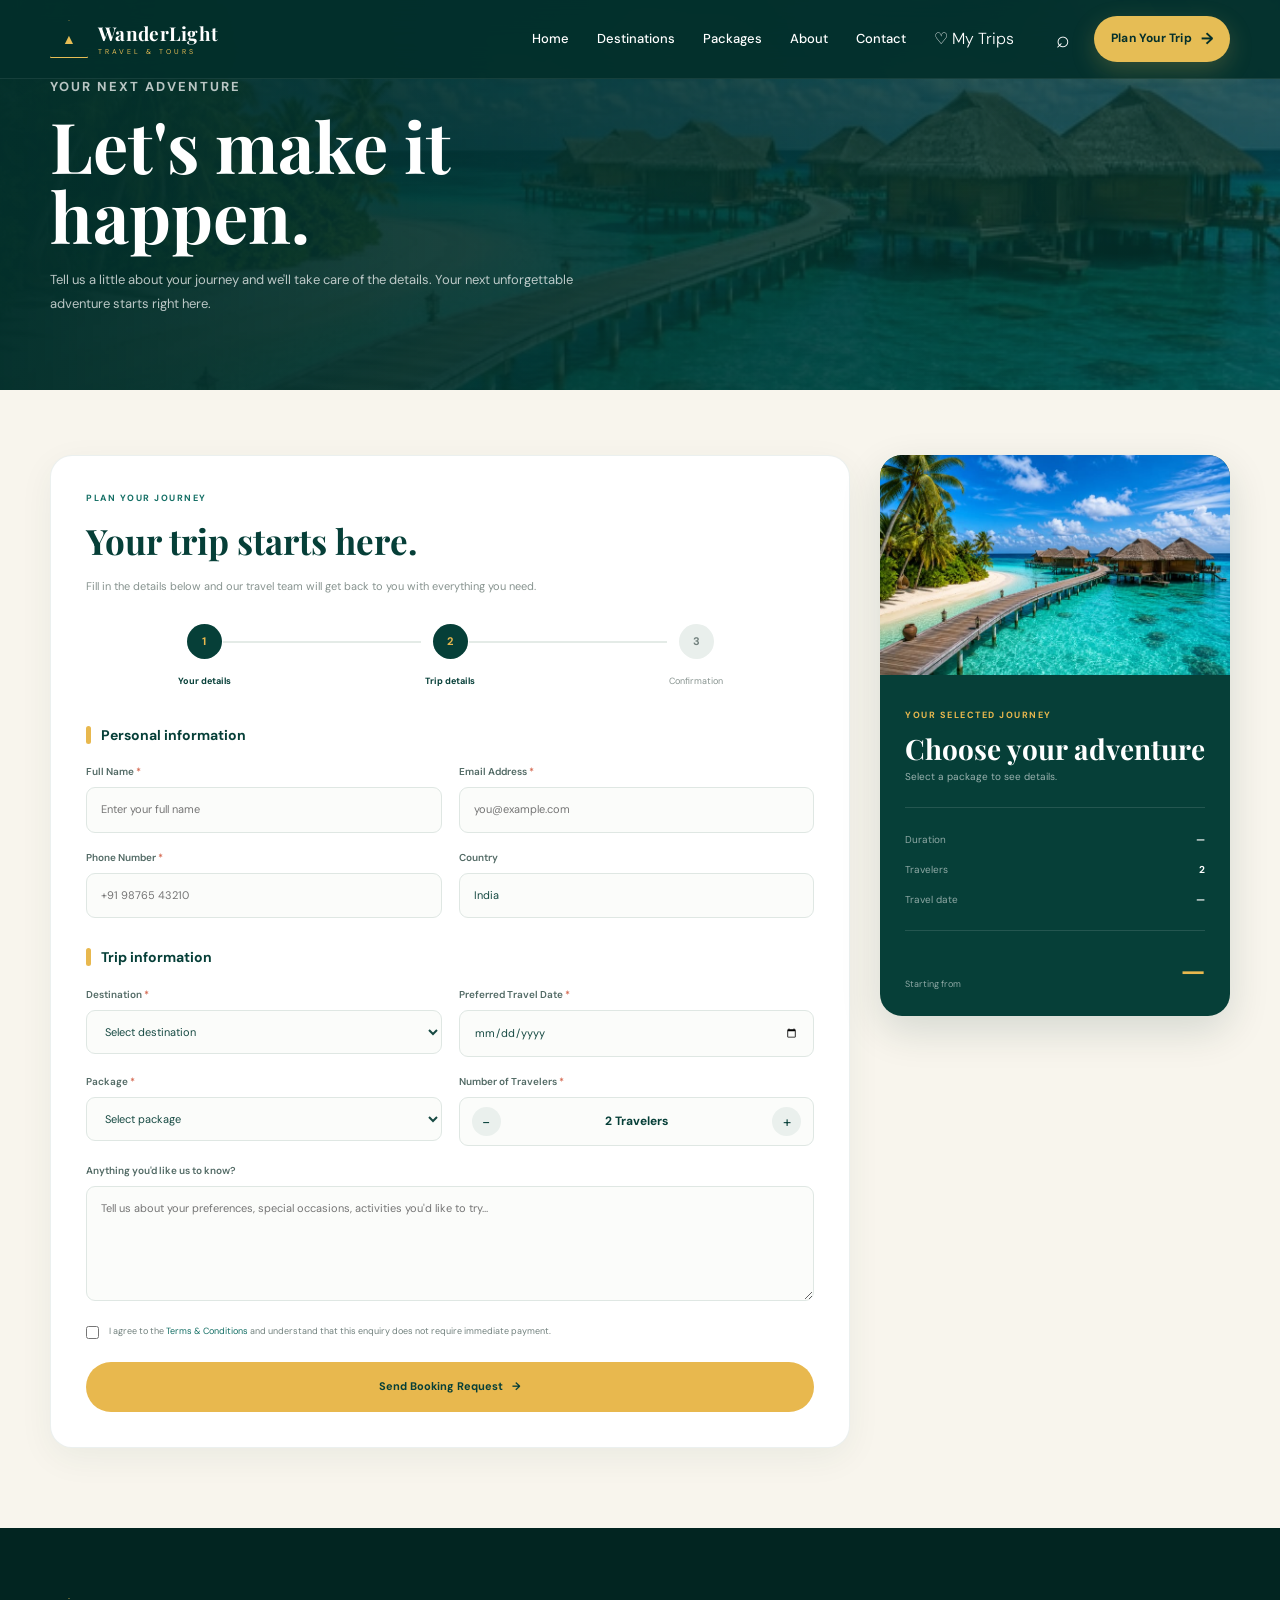
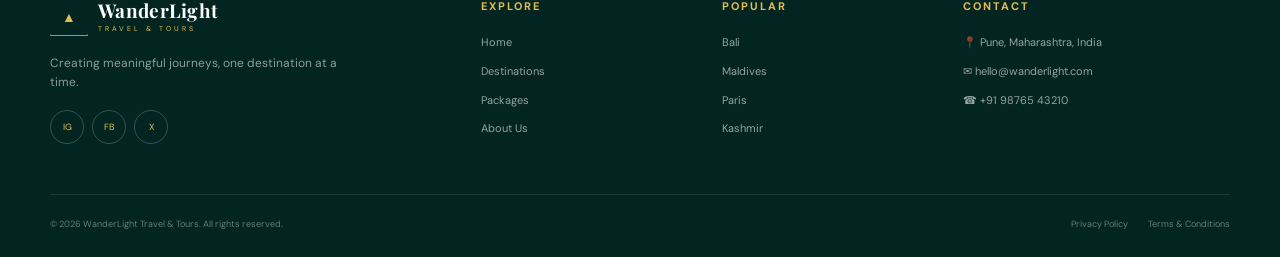
<file: booking.html>
<!DOCTYPE html>
<html lang="en">

<head>

    <meta charset="UTF-8">

    <meta
        name="viewport"
        content="width=device-width, initial-scale=1.0">

    <meta
        name="description"
        content="Plan your next journey with WanderLight Travel & Tours.">

    <title>Book Your Journey | WanderLight</title>


    <!-- GOOGLE FONTS -->

    <link rel="preconnect"
          href="https://fonts.googleapis.com">

    <link rel="preconnect"
          href="https://fonts.gstatic.com"
          crossorigin>

    <link
        href="https://fonts.googleapis.com/css2?family=DM+Sans:wght@400;500;600;700&family=Playfair+Display:wght@500;600;700&family=Yellowtail&display=swap"
        rel="stylesheet">


    <!-- MAIN CSS -->

    <link
        rel="stylesheet"
        href="css/style.css">


    <style>

        /* =====================================================
           BOOKING PAGE
        ===================================================== */

        .booking-page {

            background: #f8f5ed;

            min-height: 100vh;

        }


        /* =====================================================
           BOOKING HERO
        ===================================================== */

        .booking-hero {

            position: relative;

            min-height: 390px;

            display: flex;

            align-items: center;

            overflow: hidden;

            background:
                #063f38;

            color: #fff;

        }


        .booking-hero-bg {

            position: absolute;

            inset: 0;

            opacity: .35;

        }


        .booking-hero-bg img {

            width: 100%;

            height: 100%;

            object-fit: cover;

            animation:
                bookingZoom 10s ease forwards;

        }


        @keyframes bookingZoom {

            from {
                transform: scale(1);
            }

            to {
                transform: scale(1.07);
            }

        }


        .booking-hero::after {

            content: "";

            position: absolute;

            inset: 0;

            background:
                linear-gradient(
                    90deg,
                    rgba(3,47,43,.96),
                    rgba(3,47,43,.65),
                    rgba(3,47,43,.3)
                );

        }


        .booking-hero-content {

            position: relative;

            z-index: 2;

            max-width: 700px;

            animation:
                bookingHeroIn .7s ease both;

        }


        @keyframes bookingHeroIn {

            from {

                opacity: 0;

                transform:
                    translateY(25px);

            }

            to {

                opacity: 1;

                transform:
                    translateY(0);

            }

        }


        .booking-eyebrow {

            color: #e8b84e;

            font-size: 10px;

            font-weight: 700;

            letter-spacing: 2px;

            text-transform: uppercase;

            margin-bottom: 12px;

        }


        .booking-hero h1 {

            font-family:
                "Playfair Display",
                serif;

            font-size:
                clamp(43px, 6vw, 70px);

            line-height: 1;

            margin-bottom: 18px;

        }


        .booking-hero p {

            color:
                rgba(255,255,255,.72);

            font-size: 13px;

            line-height: 1.8;

            max-width: 550px;

        }


        /* =====================================================
           BOOKING LAYOUT
        ===================================================== */

        .booking-section {

            padding-top: 65px;

            padding-bottom: 80px;

        }


        .booking-layout {

            display: grid;

            grid-template-columns:
                minmax(0, 1fr)
                350px;

            gap: 30px;

            align-items: start;

        }


        /* =====================================================
           FORM CARD
        ===================================================== */

        .booking-form-card {

            background: #fff;

            border-radius: 22px;

            padding: 35px;

            border:
                1px solid
                rgba(6,63,56,.08);

            box-shadow:
                0 10px 35px
                rgba(6,63,56,.06);

        }


        .form-heading {

            margin-bottom: 28px;

        }


        .form-heading span {

            display: block;

            color: #146f65;

            font-size: 9px;

            font-weight: 700;

            letter-spacing: 1.5px;

            text-transform: uppercase;

            margin-bottom: 8px;

        }


        .form-heading h2 {

            color: #063f38;

            font-family:
                "Playfair Display",
                serif;

            font-size: 35px;

            margin-bottom: 8px;

        }


        .form-heading p {

            color: #87938f;

            font-size: 11px;

            line-height: 1.7;

        }


        /* =====================================================
           PROGRESS
        ===================================================== */

        .booking-progress {

            display: grid;

            grid-template-columns:
                repeat(3, 1fr);

            gap: 10px;

            margin-bottom: 32px;

        }


        .progress-step {

            position: relative;

            text-align: center;

        }


        .progress-step::after {

            content: "";

            position: absolute;

            height: 2px;

            background: #e4ebe7;

            top: 17px;

            left: calc(50% + 19px);

            right: calc(-50% + 19px);

        }


        .progress-step:last-child::after {

            display: none;

        }


        .progress-number {

            width: 35px;

            height: 35px;

            display: grid;

            place-items: center;

            margin: 0 auto 7px;

            border-radius: 50%;

            background: #e9efec;

            color: #71807d;

            font-size: 11px;

            font-weight: 700;

            position: relative;

            z-index: 2;

        }


        .progress-step.active
        .progress-number {

            background: #063f38;

            color: #e8b84e;

        }


        .progress-step span:last-child {

            color: #87938f;

            font-size: 9px;

        }


        .progress-step.active
        span:last-child {

            color: #063f38;

            font-weight: 700;

        }


        /* =====================================================
           FORM GRID
        ===================================================== */

        .form-section-title {

            display: flex;

            align-items: center;

            gap: 10px;

            color: #063f38;

            font-size: 14px;

            font-weight: 700;

            margin:
                28px 0 18px;

        }


        .form-section-title::before {

            content: "";

            width: 5px;

            height: 18px;

            border-radius: 5px;

            background: #e8b84e;

        }


        .form-grid {

            display: grid;

            grid-template-columns:
                repeat(2, 1fr);

            gap: 17px;

        }


        .form-group {

            display: flex;

            flex-direction: column;

            gap: 7px;

        }


        .form-group.full {

            grid-column:
                1 / -1;

        }


        .form-group label {

            color: #526a65;

            font-size: 10px;

            font-weight: 600;

        }


        .required {

            color: #d56850;

        }


        .form-group input,
        .form-group select,
        .form-group textarea {

            width: 100%;

            border:
                1px solid
                #dfe7e3;

            background: #fbfcfa;

            border-radius: 9px;

            padding:
                13px 14px;

            color: #174a43;

            font-family:
                "DM Sans",
                sans-serif;

            font-size: 11px;

            outline: none;

            transition:
                border .25s ease,
                box-shadow .25s ease,
                background .25s ease;

        }


        .form-group textarea {

            min-height: 115px;

            resize: vertical;

        }


        .form-group input:focus,
        .form-group select:focus,
        .form-group textarea:focus {

            border-color:
                #146f65;

            background: #fff;

            box-shadow:
                0 0 0 3px
                rgba(20,111,101,.08);

        }


        .form-group.error
        input,
        .form-group.error
        select,
        .form-group.error
        textarea {

            border-color:
                #d56850;

        }


        .error-message {

            display: none;

            color: #c75c47;

            font-size: 9px;

        }


        .form-group.error
        .error-message {

            display: block;

        }


        /* =====================================================
           DATE INPUT
        ===================================================== */

        input[type="date"] {

            color-scheme: light;

        }


        /* =====================================================
           TRAVELER SELECT
        ===================================================== */

        .traveler-control {

            display: flex;

            align-items: center;

            justify-content: space-between;

            gap: 15px;

            border:
                1px solid
                #dfe7e3;

            background: #fbfcfa;

            border-radius: 9px;

            padding:
                9px 12px;

        }


        .traveler-control button {

            width: 29px;

            height: 29px;

            border: 0;

            border-radius: 50%;

            background: #eaf0ed;

            color: #063f38;

            cursor: pointer;

            font-size: 15px;

            transition: .2s ease;

        }


        .traveler-control button:hover {

            background: #063f38;

            color: #e8b84e;

        }


        .traveler-count {

            color: #063f38;

            font-weight: 700;

            font-size: 12px;

        }


        /* =====================================================
           CHECKBOX
        ===================================================== */

        .terms-row {

            display: flex;

            align-items: flex-start;

            gap: 10px;

            margin-top: 23px;

        }


        .terms-row input {

            margin-top: 2px;

            accent-color: #063f38;

        }


        .terms-row label {

            color: #71807d;

            font-size: 9px;

            line-height: 1.6;

        }


        .terms-row a {

            color: #146f65;

        }


        /* =====================================================
           SUBMIT
        ===================================================== */

        .submit-button {

            width: 100%;

            border: 0;

            margin-top: 23px;

            padding: 16px 22px;

            border-radius: 50px;

            background: #e8b84e;

            color: #063f38;

            font-family:
                "DM Sans",
                sans-serif;

            font-size: 11px;

            font-weight: 700;

            cursor: pointer;

            transition:
                .3s ease;

        }


        .submit-button:hover {

            transform:
                translateY(-3px);

            box-shadow:
                0 10px 25px
                rgba(232,184,78,.25);

        }


        .submit-button:disabled {

            opacity: .7;

            cursor:
                not-allowed;

            transform: none;

        }


        /* =====================================================
           SUMMARY SIDEBAR
        ===================================================== */

        .booking-summary {

            position: sticky;

            top: 105px;

            background: #063f38;

            color: #fff;

            border-radius: 22px;

            overflow: hidden;

            box-shadow:
                0 15px 40px
                rgba(3,47,43,.14);

        }


        .summary-image {

            height: 220px;

            overflow: hidden;

        }


        .summary-image img {

            width: 100%;

            height: 100%;

            object-fit: cover;

            transition: transform .6s ease;

        }


        .booking-summary:hover
        .summary-image img {

            transform:
                scale(1.05);

        }


        .summary-body {

            padding: 25px;

        }


        .summary-label {

            color: #e8b84e;

            font-size: 9px;

            font-weight: 700;

            letter-spacing: 1.5px;

            text-transform: uppercase;

        }


        .summary-body h3 {

            font-family:
                "Playfair Display",
                serif;

            font-size: 28px;

            line-height: 1.15;

            margin:
                7px 0 4px;

        }


        .summary-location {

            color:
                rgba(255,255,255,.6);

            font-size: 10px;

        }


        .summary-details {

            margin-top: 22px;

            padding-top: 17px;

            border-top:
                1px solid
                rgba(255,255,255,.12);

        }


        .summary-row {

            display: flex;

            justify-content: space-between;

            gap: 10px;

            padding: 7px 0;

            font-size: 10px;

        }


        .summary-row span {

            color:
                rgba(255,255,255,.55);

        }


        .summary-row strong {

            color: #fff;

        }


        .summary-price {

            display: flex;

            align-items: end;

            justify-content: space-between;

            gap: 10px;

            margin-top: 15px;

            padding-top: 17px;

            border-top:
                1px solid
                rgba(255,255,255,.12);

        }


        .summary-price span {

            color:
                rgba(255,255,255,.55);

            font-size: 9px;

        }


        .summary-price strong {

            color: #e8b84e;

            font-family:
                "Playfair Display",
                serif;

            font-size: 27px;

        }


        /* =====================================================
           CONFIRMATION
        ===================================================== */

        .booking-success {

            display: none;

            text-align: center;

            padding:
                55px 30px;

            animation:
                successIn .5s ease both;

        }


        .booking-success.show {

            display: block;

        }


        @keyframes successIn {

            from {

                opacity: 0;

                transform:
                    scale(.96)
                    translateY(15px);

            }

            to {

                opacity: 1;

                transform:
                    scale(1)
                    translateY(0);

            }

        }


        .success-icon {

            width: 75px;

            height: 75px;

            display: grid;

            place-items: center;

            margin:
                0 auto 20px;

            border-radius: 50%;

            background:
                rgba(20,111,101,.1);

            color: #146f65;

            font-size: 32px;

        }


        .booking-success h2 {

            color: #063f38;

            font-family:
                "Playfair Display",
                serif;

            font-size: 38px;

            margin-bottom: 10px;

        }


        .booking-success p {

            max-width: 480px;

            margin:
                0 auto;

            color: #71807d;

            font-size: 11px;

            line-height: 1.8;

        }


        .confirmation-box {

            max-width: 500px;

            margin:
                25px auto;

            padding: 20px;

            text-align: left;

            border-radius: 13px;

            background: #f5f7f4;

        }


        .confirmation-row {

            display: flex;

            justify-content: space-between;

            gap: 20px;

            padding: 8px 0;

            font-size: 10px;

        }


        .confirmation-row span {

            color: #87938f;

        }


        .confirmation-row strong {

            color: #063f38;

            text-align: right;

        }


        .success-actions {

            display: flex;

            justify-content: center;

            gap: 10px;

            flex-wrap: wrap;

            margin-top: 25px;

        }


        .success-actions a {

            text-decoration: none;

        }


        /* =====================================================
           RESPONSIVE
        ===================================================== */

        @media (max-width: 850px) {

            .booking-layout {

                grid-template-columns: 1fr;

            }


            .booking-summary {

                position: static;

                order: -1;

            }

        }


        @media (max-width: 600px) {

            .booking-section {

                padding-top: 35px;

                padding-bottom: 50px;

            }


            .booking-form-card {

                padding: 21px;

                border-radius: 16px;

            }


            .form-grid {

                grid-template-columns: 1fr;

            }


            .form-group.full {

                grid-column: auto;

            }


            .booking-hero {

                min-height: 350px;

            }


            .summary-image {

                height: 180px;

            }


            .booking-success {

                padding:
                    35px 10px;

            }

        }

    </style>

</head>



<body>


<!-- =====================================================
     HEADER
====================================================== -->

<header
    class="header"
    id="header">

    <div class="container nav-container">


        <a
            href="index.html"
            class="logo">

            <span class="logo-mark">
                ▲
            </span>

            <span class="logo-text">

                <strong>
                    WanderLight
                </strong>

                <small>
                    TRAVEL & TOURS
                </small>

            </span>

        </a>


        <nav
            class="navbar"
            id="navbar">

            <a
                href="index.html"
                class="nav-link">

                Home

            </a>

            <a
                href="destinations.html"
                class="nav-link">

                Destinations

            </a>

            <a
                href="packages.html"
                class="nav-link">

                Packages

            </a>

            <a
                href="about.html"
                class="nav-link">

                About

            </a>

            <a
                href="contact.html"
                class="nav-link">

                Contact

            </a>
            <a href="cart.html" class="nav-cart">
               ♡ My Trips
            </a>

        </nav>


        <div class="nav-actions">

            <button
                type="button"
                class="icon-btn search-toggle"
                id="searchToggle"
                aria-label="Search">

                ⌕

            </button>


            <button
                type="button"
                class="menu-toggle"
                id="menuToggle"
                aria-label="Open menu"
                aria-expanded="false">

                <span></span>
                <span></span>
                <span></span>

            </button>


            <a
                href="booking.html"
                class="btn btn-primary nav-btn">

                Plan Your Trip

                <span>
                    →
                </span>

            </a>

        </div>

    </div>


    <div
        class="search-panel"
        id="searchPanel">

        <div class="container search-inner">

            <form
                action="packages.html"
                method="GET"
                class="search-form">

                <span class="search-icon">
                    ⌕
                </span>

                <input
                    type="search"
                    name="search"
                    placeholder="Search travel packages...">

                <button
                    type="submit"
                    class="btn btn-primary">

                    Search

                </button>

            </form>

        </div>

    </div>

</header>



<main class="booking-page">


<!-- =====================================================
     HERO
====================================================== -->

<section class="booking-hero">


    <div class="booking-hero-bg">

        <img
            id="bookingHeroImage"
            src="images/home-maldives.jpg"
            alt="Travel destination">

    </div>


    <div class="container">

        <div class="booking-hero-content">

            <p class="booking-eyebrow">
                YOUR NEXT ADVENTURE
            </p>

            <h1>
                Let's make it<br>
                happen.
            </h1>

            <p>
                Tell us a little about your journey
                and we'll take care of the details.
                Your next unforgettable adventure
                starts right here.
            </p>

        </div>

    </div>

</section>



<!-- =====================================================
     BOOKING SECTION
====================================================== -->

<section class="booking-section">

    <div class="container booking-layout">


        <!-- =================================================
             FORM
        ================================================== -->

        <div class="booking-form-card">


            <div
                id="bookingFormWrapper">


                <div class="form-heading">

                    <span>
                        PLAN YOUR JOURNEY
                    </span>

                    <h2>
                        Your trip starts here.
                    </h2>

                    <p>
                        Fill in the details below and
                        our travel team will get back to
                        you with everything you need.
                    </p>

                </div>



                <!-- PROGRESS -->

                <div class="booking-progress">


                    <div
                        class="progress-step active">

                        <div class="progress-number">
                            1
                        </div>

                        <span>
                            Your details
                        </span>

                    </div>


                    <div
                        class="progress-step active">

                        <div class="progress-number">
                            2
                        </div>

                        <span>
                            Trip details
                        </span>

                    </div>


                    <div
                        class="progress-step">

                        <div class="progress-number">
                            3
                        </div>

                        <span>
                            Confirmation
                        </span>

                    </div>


                </div>



                <!-- FORM -->

                <form
                    id="bookingForm"
                    novalidate>


                    <!-- PERSONAL INFORMATION -->

                    <h3 class="form-section-title">
                        Personal information
                    </h3>


                    <div class="form-grid">


                        <div class="form-group">

                            <label for="fullName">
                                Full Name
                                <span class="required">*</span>
                            </label>

                            <input
                                type="text"
                                id="fullName"
                                name="fullName"
                                placeholder="Enter your full name"
                                autocomplete="name">

                            <span
                                class="error-message">
                                Please enter your name.
                            </span>

                        </div>


                        <div class="form-group">

                            <label for="email">
                                Email Address
                                <span class="required">*</span>
                            </label>

                            <input
                                type="email"
                                id="email"
                                name="email"
                                placeholder="you@example.com"
                                autocomplete="email">

                            <span
                                class="error-message">
                                Please enter a valid email.
                            </span>

                        </div>


                        <div class="form-group">

                            <label for="phone">
                                Phone Number
                                <span class="required">*</span>
                            </label>

                            <input
                                type="tel"
                                id="phone"
                                name="phone"
                                placeholder="+91 98765 43210"
                                autocomplete="tel">

                            <span
                                class="error-message">
                                Please enter a valid phone number.
                            </span>

                        </div>


                        <div class="form-group">

                            <label for="country">
                                Country
                            </label>

                            <input
                                type="text"
                                id="country"
                                name="country"
                                placeholder="India"
                                value="India">

                        </div>


                    </div>



                    <!-- TRIP INFORMATION -->

                    <h3 class="form-section-title">
                        Trip information
                    </h3>


                    <div class="form-grid">


                        <div class="form-group">

                            <label for="destination">
                                Destination
                                <span class="required">*</span>
                            </label>

                            <select
                                id="destination"
                                name="destination">

                                <option value="">
                                    Select destination
                                </option>

                                <option value="Bali">
                                    Bali, Indonesia
                                </option>

                                <option value="Switzerland">
                                    Switzerland
                                </option>

                                <option value="Maldives">
                                    Maldives
                                </option>

                                <option value="Paris">
                                    Paris, France
                                </option>

                                <option value="Dubai">
                                    Dubai, UAE
                                </option>

                                <option value="Kashmir">
                                    Kashmir, India
                                </option>

                                <option value="Kyoto">
                                    Kyoto, Japan
                                </option>

                                <option value="Iceland">
                                    Iceland
                                </option>

                                <option value="Petra">
                                    Petra, Jordan
                                </option>

                            </select>

                            <span
                                class="error-message">
                                Please select a destination.
                            </span>

                        </div>


                        <div class="form-group">

                            <label for="travelDate">
                                Preferred Travel Date
                                <span class="required">*</span>
                            </label>

                            <input
                                type="date"
                                id="travelDate"
                                name="travelDate">

                            <span
                                class="error-message">
                                Please choose a travel date.
                            </span>

                        </div>


                        <div class="form-group">

                            <label for="package">
                                Package
                                <span class="required">*</span>
                            </label>

                            <select
                                id="package"
                                name="package">

                                <option value="">
                                    Select package
                                </option>

                                <option
                                    value="Bali Bliss Escape">
                                    Bali Bliss Escape
                                </option>

                                <option
                                    value="Swiss Alpine Dream">
                                    Swiss Alpine Dream
                                </option>

                                <option
                                    value="Maldives Island Retreat">
                                    Maldives Island Retreat
                                </option>

                                <option
                                    value="Paris Romance">
                                    Paris Romance
                                </option>

                                <option
                                    value="Dubai Luxury Explorer">
                                    Dubai Luxury Explorer
                                </option>

                                <option
                                    value="Kashmir Valley Escape">
                                    Kashmir Valley Escape
                                </option>

                                <option
                                    value="Kyoto Heritage Journey">
                                    Kyoto Heritage Journey
                                </option>

                                <option
                                    value="Iceland Northern Lights">
                                    Iceland Northern Lights
                                </option>

                                <option
                                    value="Petra Desert Adventure">
                                    Petra Desert Adventure
                                </option>

                            </select>

                            <span
                                class="error-message">
                                Please select a package.
                            </span>

                        </div>


                        <div class="form-group">

                            <label>
                                Number of Travelers
                                <span class="required">*</span>
                            </label>


                            <div
                                class="traveler-control">


                                <button
                                    type="button"
                                    id="minusTraveler"
                                    aria-label="Remove traveler">

                                    −

                                </button>


                                <span
                                    class="traveler-count"
                                    id="travelerCount">

                                    2 Travelers

                                </span>


                                <button
                                    type="button"
                                    id="plusTraveler"
                                    aria-label="Add traveler">

                                    +

                                </button>


                            </div>


                            <input
                                type="hidden"
                                id="travelers"
                                name="travelers"
                                value="2">

                        </div>


                        <div class="form-group full">

                            <label for="message">
                                Anything you'd like us to know?
                            </label>

                            <textarea
                                id="message"
                                name="message"
                                placeholder="Tell us about your preferences, special occasions, activities you'd like to try..."></textarea>

                        </div>


                    </div>



                    <!-- TERMS -->

                    <div class="terms-row">

                        <input
                            type="checkbox"
                            id="terms"
                            name="terms">

                        <label for="terms">

                            I agree to the
                            <a href="#">
                                Terms & Conditions
                            </a>
                            and understand that this
                            enquiry does not require
                            immediate payment.

                        </label>

                    </div>


                    <span
                        id="termsError"
                        class="error-message">

                        Please accept the terms to continue.

                    </span>



                    <!-- SUBMIT -->

                    <button
                        type="submit"
                        class="submit-button"
                        id="submitBooking">

                        Send Booking Request
                        &nbsp; →

                    </button>


                </form>

            </div>



            <!-- =================================================
                 SUCCESS MESSAGE
            ================================================== -->

            <div
                class="booking-success"
                id="bookingSuccess">


                <div class="success-icon">
                    ✓
                </div>


                <h2>
                    You're all set!
                </h2>


                <p>

                    Thank you for choosing
                    WanderLight. Your travel enquiry
                    has been received successfully.
                    Our travel specialist will contact
                    you shortly.

                </p>


                <div
                    class="confirmation-box">


                    <div class="confirmation-row">

                        <span>
                            Booking Reference
                        </span>

                        <strong
                            id="confirmationId">

                            WL-000000

                        </strong>

                    </div>


                    <div class="confirmation-row">

                        <span>
                            Traveller
                        </span>

                        <strong
                            id="confirmationName">

                            -

                        </strong>

                    </div>


                    <div class="confirmation-row">

                        <span>
                            Destination
                        </span>

                        <strong
                            id="confirmationDestination">

                            -

                        </strong>

                    </div>


                    <div class="confirmation-row">

                        <span>
                            Travel Date
                        </span>

                        <strong
                            id="confirmationDate">

                            -

                        </strong>

                    </div>


                    <div class="confirmation-row">

                        <span>
                            Travelers
                        </span>

                        <strong
                            id="confirmationTravelers">

                            -

                        </strong>

                    </div>


                </div>


                <div class="success-actions">

                    <a
                        href="packages.html"
                        class="btn btn-primary">

                        Explore More Trips

                    </a>


                    <a
                        href="index.html"
                        class="btn btn-secondary">

                        Back Home

                    </a>

                </div>


            </div>


        </div>



        <!-- =================================================
             TRIP SUMMARY
        ================================================== -->

        <aside
            class="booking-summary">


            <div class="summary-image">

                <img
                    id="summaryImage"
                    src="images/home-maldives.jpg"
                    alt="Selected destination">

            </div>


            <div class="summary-body">


                <span class="summary-label">
                    YOUR SELECTED JOURNEY
                </span>


                <h3 id="summaryPackage">
                    Choose your adventure
                </h3>


                <p
                    class="summary-location"
                    id="summaryLocation">

                    Select a package to see details.

                </p>


                <div class="summary-details">


                    <div class="summary-row">

                        <span>
                            Duration
                        </span>

                        <strong id="summaryDuration">
                            —
                        </strong>

                    </div>


                    <div class="summary-row">

                        <span>
                            Travelers
                        </span>

                        <strong id="summaryTravelers">
                            2
                        </strong>

                    </div>


                    <div class="summary-row">

                        <span>
                            Travel date
                        </span>

                        <strong id="summaryDate">
                            —
                        </strong>

                    </div>


                </div>


                <div class="summary-price">

                    <span>
                        Starting from
                    </span>

                    <strong id="summaryPrice">
                        —
                    </strong>

                </div>

            </div>

        </aside>


    </div>

</section>

</main>



<!-- =====================================================
     FOOTER
====================================================== -->

<footer class="footer">

    <div class="container">

        <div class="footer-main">


            <div class="footer-brand">

                <a
                    href="index.html"
                    class="logo footer-logo">

                    <span class="logo-mark">
                        ▲
                    </span>

                    <span class="logo-text">

                        <strong>
                            WanderLight
                        </strong>

                        <small>
                            TRAVEL & TOURS
                        </small>

                    </span>

                </a>


                <p>
                    Creating meaningful journeys,
                    one destination at a time.
                </p>


                <div class="social-links">

                    <a href="#">
                        IG
                    </a>

                    <a href="#">
                        FB
                    </a>

                    <a href="#">
                        X
                    </a>

                </div>

            </div>


            <div class="footer-column">

                <h3>
                    Explore
                </h3>

                <a href="index.html">
                    Home
                </a>

                <a href="destinations.html">
                    Destinations
                </a>

                <a href="packages.html">
                    Packages
                </a>

                <a href="about.html">
                    About Us
                </a>

            </div>


            <div class="footer-column">

                <h3>
                    Popular
                </h3>

                <a href="package-details.html?id=bali">
                    Bali
                </a>

                <a href="package-details.html?id=maldives">
                    Maldives
                </a>

                <a href="package-details.html?id=paris">
                    Paris
                </a>

                <a href="package-details.html?id=kashmir">
                    Kashmir
                </a>

            </div>


            <div class="footer-column">

                <h3>
                    Contact
                </h3>

                <p>
                    📍 Pune, Maharashtra, India
                </p>

                <p>
                    ✉ hello@wanderlight.com
                </p>

                <p>
                    ☎ +91 98765 43210
                </p>

            </div>


        </div>


        <div class="footer-bottom">

            <p>
                © 2026 WanderLight Travel & Tours.
                All rights reserved.
            </p>

            <div>

                <a href="#">
                    Privacy Policy
                </a>

                <a href="#">
                    Terms & Conditions
                </a>

            </div>

        </div>

    </div>

</footer>



<!-- =====================================================
     SCRIPT
====================================================== -->

<script src="js/script.js"></script>


<script>

document.addEventListener(
    "DOMContentLoaded",
    function () {


        /* =================================================
           PACKAGE DATA
        ================================================= */


        const packageData = {

            bali: {

                name:
                    "Bali Bliss Escape",

                destination:
                    "Bali, Indonesia",

                duration:
                    "5 Days / 4 Nights",

                price:
                    "₹39,999",

                image:
                    "images/package-bali.jpg"

            },


            switzerland: {

                name:
                    "Swiss Alpine Dream",

                destination:
                    "Switzerland",

                duration:
                    "7 Days / 6 Nights",

                price:
                    "₹79,999",

                image:
                    "images/mountain-traveler.jpg"

            },


            maldives: {

                name:
                    "Maldives Island Retreat",

                destination:
                    "Maldives",

                duration:
                    "5 Days / 4 Nights",

                price:
                    "₹69,999",

                image:
                    "images/home-maldives.jpg"

            },


            paris: {

                name:
                    "Paris Romance",

                destination:
                    "Paris, France",

                duration:
                    "6 Days / 5 Nights",

                price:
                    "₹59,999",

                image:
                    "images/destination-paris.jpg"

            },


            dubai: {

                name:
                    "Dubai Luxury Explorer",

                destination:
                    "Dubai, UAE",

                duration:
                    "5 Days / 4 Nights",

                price:
                    "₹45,999",

                image:
                    "images/destination-dubai.jpg"

            },


            kashmir: {

                name:
                    "Kashmir Valley Escape",

                destination:
                    "Kashmir, India",

                duration:
                    "6 Days / 5 Nights",

                price:
                    "₹29,999",

                image:
                    "images/home-kashmir.jpg"

            },


            kyoto: {

                name:
                    "Kyoto Heritage Journey",

                destination:
                    "Kyoto, Japan",

                duration:
                    "7 Days / 6 Nights",

                price:
                    "₹74,999",

                image:
                    "images/kyoto-japan.jpg"

            },


            iceland: {

                name:
                    "Iceland Northern Lights",

                destination:
                    "Iceland",

                duration:
                    "8 Days / 7 Nights",

                price:
                    "₹89,999",

                image:
                    "images/iceland-northern-lights.jpg"

            },


            petra: {

                name:
                    "Petra Desert Adventure",

                destination:
                    "Petra, Jordan",

                duration:
                    "6 Days / 5 Nights",

                price:
                    "₹64,999",

                image:
                    "images/petra-jordan.jpg"

            }

        };



        /* =================================================
           ELEMENTS
        ================================================= */


        const form =
            document.getElementById(
                "bookingForm"
            );


        const destination =
            document.getElementById(
                "destination"
            );


        const packageSelect =
            document.getElementById(
                "package"
            );


        const travelDate =
            document.getElementById(
                "travelDate"
            );


        const travelers =
            document.getElementById(
                "travelers"
            );


        const travelerCount =
            document.getElementById(
                "travelerCount"
            );


        const minus =
            document.getElementById(
                "minusTraveler"
            );


        const plus =
            document.getElementById(
                "plusTraveler"
            );


        const summaryPackage =
            document.getElementById(
                "summaryPackage"
            );


        const summaryLocation =
            document.getElementById(
                "summaryLocation"
            );


        const summaryDuration =
            document.getElementById(
                "summaryDuration"
            );


        const summaryTravelers =
            document.getElementById(
                "summaryTravelers"
            );


        const summaryDate =
            document.getElementById(
                "summaryDate"
            );


        const summaryPrice =
            document.getElementById(
                "summaryPrice"
            );


        const summaryImage =
            document.getElementById(
                "summaryImage"
            );


        const bookingHeroImage =
            document.getElementById(
                "bookingHeroImage"
            );



        /* =================================================
           MINIMUM DATE = TODAY
        ================================================= */


        const today =
            new Date()
                .toISOString()
                .split("T")[0];


        travelDate.min =
            today;



        /* =================================================
           READ PACKAGE FROM URL
        ================================================= */


        const params =
            new URLSearchParams(
                window.location.search
            );


        const packageFromURL =
            params.get("package");


        const selectedPackage =
            localStorage.getItem(
                "selectedTravelPackage"
            );



        if (packageFromURL) {

            const matchingOption =
                Array.from(
                    packageSelect.options
                ).find(
                    option =>
                        option.value
                            .toLowerCase()
                            .includes(
                                packageFromURL
                                    .toLowerCase()
                            )
                );


            if (matchingOption) {

                packageSelect.value =
                    matchingOption.value;

            }

        }


        else if (selectedPackage) {

            try {

                const stored =
                    JSON.parse(
                        selectedPackage
                    );


                const matchingOption =
                    Array.from(
                        packageSelect.options
                    ).find(
                        option =>
                            option.value ===
                            stored.name
                    );


                if (matchingOption) {

                    packageSelect.value =
                        matchingOption.value;

                }

            }

            catch (error) {

                console.log(
                    "Could not read saved package."
                );

            }

        }



        /* =================================================
           FIND PACKAGE BY NAME
        ================================================= */


        function getSelectedPackage() {

            const name =
                packageSelect.value;


            return Object.values(
                packageData
            ).find(
                item =>
                    item.name === name
            );

        }



        /* =================================================
           UPDATE SUMMARY
        ================================================= */


        function updateSummary() {


            const data =
                getSelectedPackage();


            if (!data) {

                summaryPackage.textContent =
                    "Choose your adventure";

                summaryLocation.textContent =
                    "Select a package to see details.";

                summaryDuration.textContent =
                    "—";

                summaryPrice.textContent =
                    "—";

                return;

            }


            summaryPackage.textContent =
                data.name;


            summaryLocation.textContent =
                data.destination;


            summaryDuration.textContent =
                data.duration;


            summaryPrice.textContent =
                data.price;


            summaryImage.src =
                data.image;


            bookingHeroImage.src =
                data.image;

        }



        packageSelect.addEventListener(
            "change",
            updateSummary
        );


        updateSummary();



        /* =================================================
           TRAVELER COUNTER
        ================================================= */


        let travelerNumber =
            Number(
                travelers.value
            );


        function updateTravelerCount() {


            travelers.value =
                travelerNumber;


            travelerCount.textContent =
                travelerNumber +
                (
                    travelerNumber === 1
                        ? " Traveler"
                        : " Travelers"
                );


            summaryTravelers.textContent =
                travelerNumber;

        }


        plus.addEventListener(
            "click",
            function () {

                if (
                    travelerNumber < 20
                ) {

                    travelerNumber++;

                    updateTravelerCount();

                }

            }
        );


        minus.addEventListener(
            "click",
            function () {

                if (
                    travelerNumber > 1
                ) {

                    travelerNumber--;

                    updateTravelerCount();

                }

            }
        );



        /* =================================================
           DATE SUMMARY
        ================================================= */


        travelDate.addEventListener(
            "change",
            function () {


                if (
                    !travelDate.value
                ) {

                    summaryDate.textContent =
                        "—";

                    return;

                }


                const date =
                    new Date(
                        travelDate.value +
                        "T00:00:00"
                    );


                summaryDate.textContent =
                    date.toLocaleDateString(
                        "en-IN",
                        {
                            day:
                                "2-digit",

                            month:
                                "short",

                            year:
                                "numeric"
                        }
                    );

            }
        );



        /* =================================================
           VALIDATION HELPERS
        ================================================= */


        function markError(
            element,
            show
        ) {


            const group =
                element.closest(
                    ".form-group"
                );


            if (!group) {
                return;
            }


            group.classList.toggle(
                "error",
                show
            );

        }



        function validEmail(
            email
        ) {

            return /^[^\s@]+@[^\s@]+\.[^\s@]+$/
                .test(email);

        }



        function validPhone(
            phone
        ) {

            const digits =
                phone.replace(
                    /\D/g,
                    ""
                );


            return (
                digits.length >= 10 &&
                digits.length <= 15
            );

        }



        /* =================================================
           LIVE ERROR CLEAR
        ================================================= */


        form.querySelectorAll(
            "input, select, textarea"
        ).forEach(
            function (field) {


                field.addEventListener(
                    "input",
                    function () {

                        markError(
                            field,
                            false
                        );

                    }
                );


                field.addEventListener(
                    "change",
                    function () {

                        markError(
                            field,
                            false
                        );

                    }
                );

            }
        );



        /* =================================================
           FORM SUBMISSION
        ================================================= */


        form.addEventListener(
            "submit",
            function (event) {


                event.preventDefault();


                let valid =
                    true;



                /* NAME */

                const name =
                    document.getElementById(
                        "fullName"
                    );


                if (
                    name.value.trim().length <
                    2
                ) {

                    markError(
                        name,
                        true
                    );

                    valid = false;

                }



                /* EMAIL */

                const email =
                    document.getElementById(
                        "email"
                    );


                if (
                    !validEmail(
                        email.value.trim()
                    )
                ) {

                    markError(
                        email,
                        true
                    );

                    valid = false;

                }



                /* PHONE */

                const phone =
                    document.getElementById(
                        "phone"
                    );


                if (
                    !validPhone(
                        phone.value
                    )
                ) {

                    markError(
                        phone,
                        true
                    );

                    valid = false;

                }



                /* DESTINATION */

                if (
                    !destination.value
                ) {

                    markError(
                        destination,
                        true
                    );

                    valid = false;

                }



                /* DATE */

                if (
                    !travelDate.value
                ) {

                    markError(
                        travelDate,
                        true
                    );

                    valid = false;

                }


                else if (
                    travelDate.value <
                    today
                ) {

                    markError(
                        travelDate,
                        true
                    );

                    valid = false;

                }



                /* PACKAGE */

                if (
                    !packageSelect.value
                ) {

                    markError(
                        packageSelect,
                        true
                    );

                    valid = false;

                }



                /* TERMS */

                const terms =
                    document.getElementById(
                        "terms"
                    );


                const termsError =
                    document.getElementById(
                        "termsError"
                    );


                if (!terms.checked) {

                    termsError.style.display =
                        "block";

                    valid = false;

                }

                else {

                    termsError.style.display =
                        "none";

                }



                /* STOP IF INVALID */

                if (!valid) {

                    const firstError =
                        form.querySelector(
                            ".form-group.error input, .form-group.error select, .form-group.error textarea"
                        );


                    if (firstError) {

                        firstError.focus();

                    }


                    return;

                }



                /* =================================================
                   CREATE BOOKING
                ================================================= */


                const selected =
                    getSelectedPackage();


                const reference =
                    "WL-" +
                    Date.now()
                        .toString()
                        .slice(-6);


                const booking = {

                    reference:

                        reference,

                    name:

                        name.value.trim(),

                    email:

                        email.value.trim(),

                    phone:

                        phone.value.trim(),

                    country:

                        document.getElementById(
                            "country"
                        ).value.trim(),

                    destination:

                        destination.value,

                    package:

                        packageSelect.value,

                    travelDate:

                        travelDate.value,

                    travelers:

                        travelerNumber,

                    message:

                        document.getElementById(
                            "message"
                        ).value.trim(),

                    createdAt:

                        new Date()
                            .toISOString()

                };



                /* =================================================
                   SAVE TO LOCAL STORAGE
                ================================================= */


                const previousBookings =
                    JSON.parse(
                        localStorage.getItem(
                            "wanderLightBookings"
                        ) || "[]"
                    );


                previousBookings.push(
                    booking
                );


                localStorage.setItem(
                    "wanderLightBookings",
                    JSON.stringify(
                        previousBookings
                    )
                );


                localStorage.setItem(
                    "latestWanderLightBooking",
                    JSON.stringify(
                        booking
                    )
                );



                /* =================================================
                   SHOW SUCCESS
                ================================================= */


                document.getElementById(
                    "confirmationId"
                ).textContent =
                    reference;


                document.getElementById(
                    "confirmationName"
                ).textContent =
                    booking.name;


                document.getElementById(
                    "confirmationDestination"
                ).textContent =
                    booking.destination;


                document.getElementById(
                    "confirmationDate"
                ).textContent =
                    new Date(
                        booking.travelDate +
                        "T00:00:00"
                    ).toLocaleDateString(
                        "en-IN",
                        {
                            day:
                                "2-digit",

                            month:
                                "short",

                            year:
                                "numeric"
                        }
                    );


                document.getElementById(
                    "confirmationTravelers"
                ).textContent =
                    travelerNumber +
                    (
                        travelerNumber === 1
                            ? " Traveler"
                            : " Travelers"
                    );



                document.getElementById(
                    "bookingFormWrapper"
                ).style.display =
                    "none";


                document.getElementById(
                    "bookingSuccess"
                ).classList.add(
                    "show"
                );


                window.scrollTo({

                    top: 0,

                    behavior: "smooth"

                });

            }

        );

    }

);

</script>


</body>

</html>
</file>
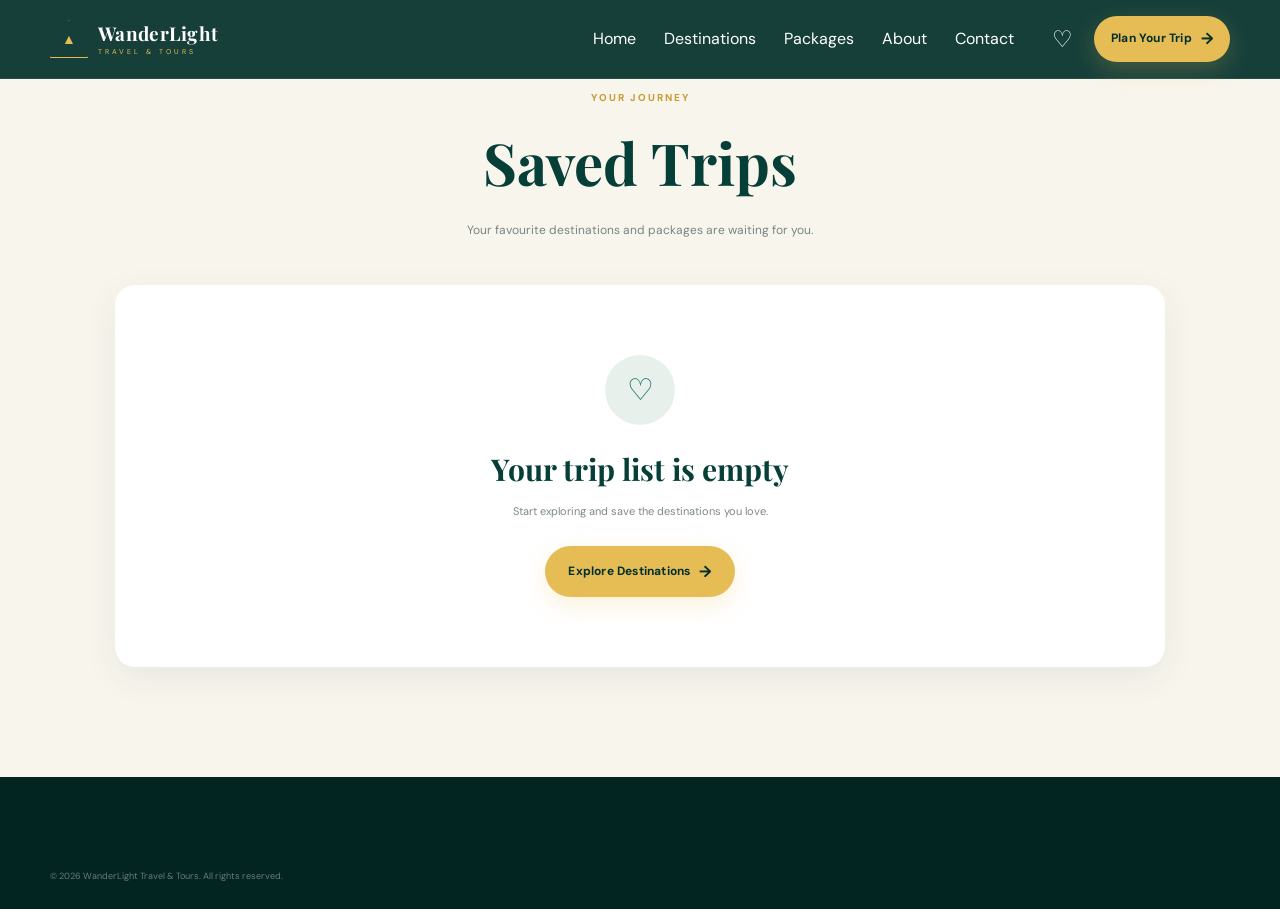
<file: cart.html>
<!DOCTYPE html>
<html lang="en">

<head>

    <meta charset="UTF-8">

    <meta name="viewport"
          content="width=device-width, initial-scale=1.0">

    <title>My Trips | WanderLight</title>

    <link rel="preconnect"
          href="https://fonts.googleapis.com">

    <link rel="preconnect"
          href="https://fonts.gstatic.com"
          crossorigin>

    <link
        href="https://fonts.googleapis.com/css2?family=DM+Sans:wght@400;500;600;700&family=Playfair+Display:wght@500;600;700&display=swap"
        rel="stylesheet">

    <link rel="stylesheet"
          href="css/style.css">


    <style>

        /* ================================
           CART PAGE
        ================================= */

        .cart-page {

            min-height: 80vh;

            background: #f8f5ed;

            padding:
                90px 0 110px;

        }


        .cart-heading {

            text-align: center;

            margin-bottom: 45px;

        }


        .cart-heading span {

            display: block;

            color: #c89a32;

            font-size: 10px;

            font-weight: 700;

            letter-spacing: 2px;

            margin-bottom: 10px;

        }


        .cart-heading h1 {

            color: #063f38;

            font-family:
                "Playfair Display",
                serif;

            font-size:
                clamp(38px, 5vw, 58px);

            margin: 0 0 12px;

        }


        .cart-heading p {

            color: #788581;

            font-size: 12px;

        }


        /* CART CONTAINER */

        .cart-container {

            max-width: 1050px;

            margin: auto;

        }


        .cart-items {

            display: flex;

            flex-direction: column;

            gap: 18px;

        }


        /* CART CARD */

        .cart-item {

            display: grid;

            grid-template-columns:
                150px 1fr auto;

            gap: 25px;

            align-items: center;

            background: #ffffff;

            padding: 18px;

            border-radius: 18px;

            box-shadow:
                0 10px 35px
                rgba(6,63,56,.07);

        }


        .cart-item-image {

            width: 150px;

            height: 115px;

            overflow: hidden;

            border-radius: 12px;

        }


        .cart-item-image img {

            width: 100%;

            height: 100%;

            object-fit: cover;

        }


        .cart-item-info h3 {

            color: #063f38;

            font-family:
                "Playfair Display",
                serif;

            font-size: 23px;

            margin: 0 0 7px;

        }


        .cart-item-info p {

            color: #7c8985;

            font-size: 10px;

            line-height: 1.6;

            margin: 4px 0;

        }


        .cart-price {

            color: #c08f22;

            font-size: 18px;

            font-weight: 700;

            margin-top: 10px;

        }


        .remove-cart {

            border: none;

            background: #f5ebe6;

            color: #b05a45;

            border-radius: 50%;

            width: 38px;

            height: 38px;

            cursor: pointer;

            font-size: 17px;

            transition: .25s ease;

        }


        .remove-cart:hover {

            background: #b05a45;

            color: #ffffff;

            transform: scale(1.05);

        }


        /* EMPTY CART */

        .empty-cart {

            text-align: center;

            background: #ffffff;

            padding: 70px 25px;

            border-radius: 20px;

            box-shadow:
                0 10px 35px
                rgba(6,63,56,.07);

        }


        .empty-cart-icon {

            width: 70px;

            height: 70px;

            display: grid;

            place-items: center;

            margin: 0 auto 20px;

            border-radius: 50%;

            background: #e8f0ec;

            color: #146f65;

            font-size: 30px;

        }


        .empty-cart h2 {

            color: #063f38;

            font-family:
                "Playfair Display",
                serif;

            font-size: 30px;

            margin-bottom: 10px;

        }


        .empty-cart p {

            color: #7c8985;

            font-size: 11px;

            margin-bottom: 25px;

        }


        /* SUMMARY */

        .cart-summary {

            margin-top: 30px;

            background: #063f38;

            color: white;

            padding: 28px 30px;

            border-radius: 18px;

            display: flex;

            align-items: center;

            justify-content: space-between;

            gap: 25px;

        }


        .cart-summary-text span {

            display: block;

            color: #a9c1bc;

            font-size: 10px;

            margin-bottom: 5px;

        }


        .cart-summary-text strong {

            font-family:
                "Playfair Display",
                serif;

            font-size: 27px;

        }


        .cart-summary-buttons {

            display: flex;

            gap: 12px;

        }


        .cart-summary-buttons a {

            text-decoration: none;

        }


        .continue-btn {

            background: transparent;

            border: 1px solid #e8b84e;

            color: #e8b84e;

            padding:
                13px 20px;

            border-radius: 30px;

            font-size: 10px;

            font-weight: 700;

        }


        .checkout-btn {

            background: #e8b84e;

            color: #063f38;

            padding:
                13px 22px;

            border-radius: 30px;

            font-size: 10px;

            font-weight: 700;

        }


        /* MOBILE */

        @media (max-width: 700px) {

            .cart-page {

                padding:
                    60px 15px 80px;

            }


            .cart-item {

                grid-template-columns:
                    90px 1fr;

                gap: 15px;

            }


            .cart-item-image {

                width: 90px;

                height: 90px;

            }


            .cart-item-info h3 {

                font-size: 18px;

            }


            .remove-cart {

                grid-column: 2;

                justify-self: end;

                margin-top: -45px;

            }


            .cart-summary {

                flex-direction: column;

                align-items: stretch;

            }


            .cart-summary-buttons {

                flex-direction: column;

            }


            .cart-summary-buttons a {

                text-align: center;

            }

        }

    </style>

</head>


<body>


<!-- ================================
     HEADER
================================= -->

<header class="header">

    <div class="container nav-container">


        <a href="index.html"
           class="logo">

            <span class="logo-mark">
                ▲
            </span>

            <span class="logo-text">

                <strong>
                    WanderLight
                </strong>

                <small>
                    TRAVEL & TOURS
                </small>

            </span>

        </a>


        <nav class="navbar"
             id="navbar">

            <a href="index.html">
                Home
            </a>

            <a href="destinations.html">
                Destinations
            </a>

            <a href="packages.html">
                Packages
            </a>

            <a href="about.html">
                About
            </a>

            <a href="contact.html">
                Contact
            </a>

        </nav>


        <div class="nav-actions">

            <a href="cart.html"
               class="icon-btn"
               title="My Trips">

                ♡

            </a>


            <button
                type="button"
                class="menu-toggle"
                id="menuToggle">

                <span></span>
                <span></span>
                <span></span>

            </button>


            <a href="booking.html"
               class="btn btn-primary nav-btn">

                Plan Your Trip

                <span>
                    →
                </span>

            </a>

        </div>

    </div>

</header>



<!-- ================================
     CART
================================= -->

<main class="cart-page">


    <div class="container cart-container">


        <div class="cart-heading">

            <span>
                YOUR JOURNEY
            </span>

            <h1>
                Saved Trips
            </h1>

            <p>
                Your favourite destinations and
                packages are waiting for you.
            </p>

        </div>


        <div
            class="cart-items"
            id="cartItems">
        </div>


        <div
            class="empty-cart"
            id="emptyCart">

            <div class="empty-cart-icon">
                ♡
            </div>

            <h2>
                Your trip list is empty
            </h2>

            <p>
                Start exploring and save the
                destinations you love.
            </p>

            <a
                href="destinations.html"
                class="btn btn-primary">

                Explore Destinations

                <span>
                    →
                </span>

            </a>

        </div>


        <div
            class="cart-summary"
            id="cartSummary"
            style="display:none;">


            <div class="cart-summary-text">

                <span>
                    SAVED TRIPS
                </span>

                <strong id="cartCount">
                    0 trips
                </strong>

            </div>


            <div class="cart-summary-buttons">

                <a
                    href="destinations.html"
                    class="continue-btn">

                    Continue Exploring

                </a>


                <a
                    href="booking.html"
                    class="checkout-btn">

                    Plan This Trip →

                </a>

            </div>


        </div>

    </div>

</main>



<!-- ================================
     FOOTER
================================= -->

<footer class="footer">

    <div class="container">

        <div class="footer-bottom">

            <p>
                © 2026 WanderLight Travel & Tours.
                All rights reserved.
            </p>

        </div>

    </div>

</footer>



<script src="js/script.js"></script>


<script>

document.addEventListener(
    "DOMContentLoaded",
    function () {


        const cartItems =
            document.getElementById(
                "cartItems"
            );


        const emptyCart =
            document.getElementById(
                "emptyCart"
            );


        const cartSummary =
            document.getElementById(
                "cartSummary"
            );


        const cartCount =
            document.getElementById(
                "cartCount"
            );


        function getCart() {

            return JSON.parse(
                localStorage.getItem(
                    "wanderlightCart"
                )
            ) || [];

        }


        function saveCart(cart) {

            localStorage.setItem(
                "wanderlightCart",
                JSON.stringify(cart)
            );

        }


        function displayCart() {

            const cart = getCart();


            cartItems.innerHTML = "";


            if (cart.length === 0) {

                emptyCart.style.display =
                    "block";

                cartSummary.style.display =
                    "none";

                return;

            }


            emptyCart.style.display =
                "none";

            cartSummary.style.display =
                "flex";


            cartCount.textContent =
                cart.length +
                (cart.length === 1
                    ? " trip"
                    : " trips");


            cart.forEach(
                function (item, index) {


                    const card =
                        document.createElement(
                            "div"
                        );


                    card.className =
                        "cart-item";


                    card.innerHTML = `

                        <div class="cart-item-image">

                            <img
                                src="${item.image}"
                                alt="${item.name}"
                                onerror="this.src='images/hero-banner.jpg'">

                        </div>


                        <div class="cart-item-info">

                            <h3>
                                ${item.name}
                            </h3>

                            <p>
                                ${item.location || "Beautiful destination"}
                            </p>

                            <p>
                                ${item.description || "A memorable WanderLight journey."}
                            </p>

                            <div class="cart-price">

                                ${item.price || "Price on request"}

                            </div>

                        </div>


                        <button
                            type="button"
                            class="remove-cart"
                            data-index="${index}"
                            title="Remove">

                            ×

                        </button>

                    `;


                    cartItems.appendChild(
                        card
                    );

                }
            );


            document
                .querySelectorAll(
                    ".remove-cart"
                )
                .forEach(
                    function (button) {

                        button.addEventListener(
                            "click",
                            function () {

                                const index =
                                    Number(
                                        this.dataset.index
                                    );


                                const cart =
                                    getCart();


                                cart.splice(
                                    index,
                                    1
                                );


                                saveCart(
                                    cart
                                );


                                displayCart();

                            }
                        );

                    }
                );

        }


        displayCart();


    }

);

</script>


</body>

</html>
</file>
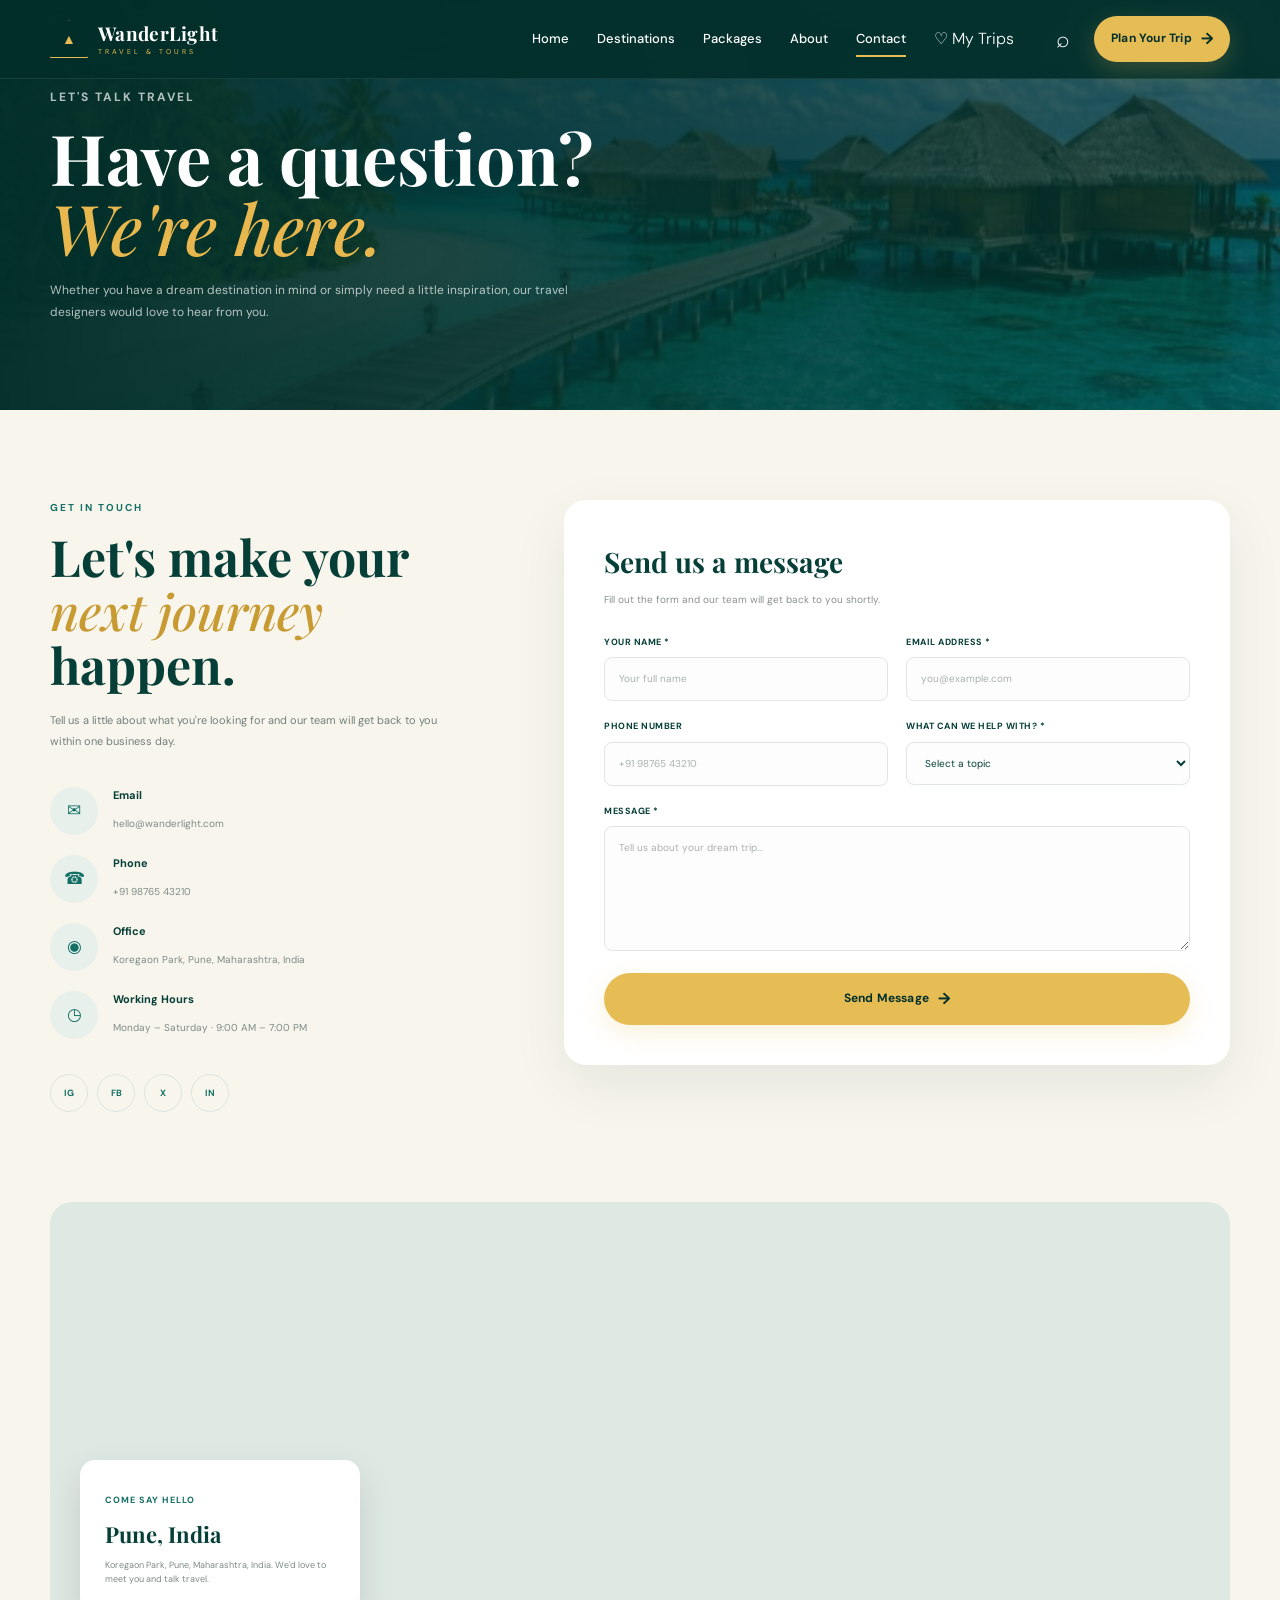
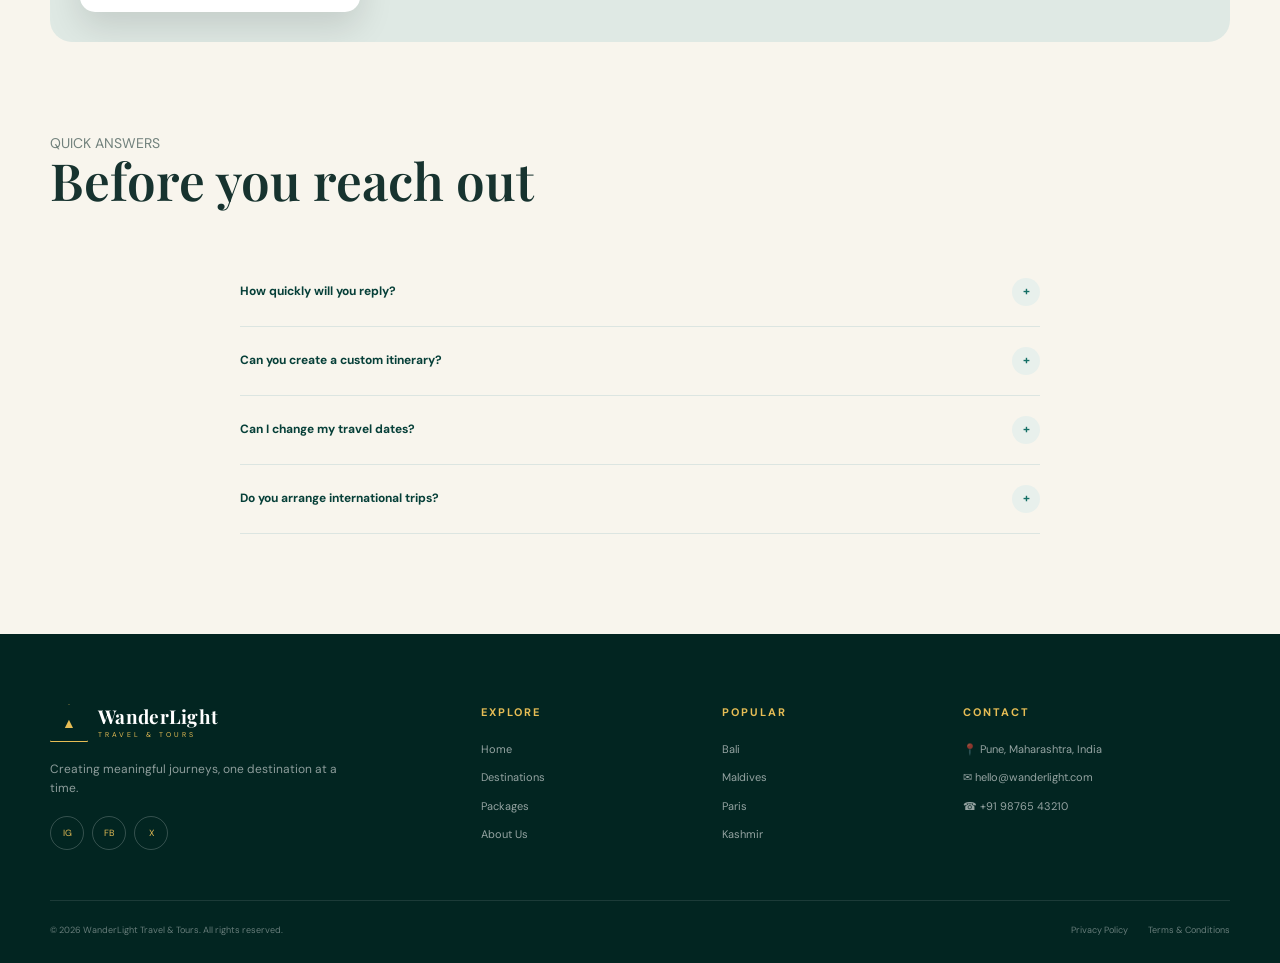
<file: contact.html>
<!DOCTYPE html>
<html lang="en">

<head>

    <meta charset="UTF-8">

    <meta name="viewport"
          content="width=device-width, initial-scale=1.0">

    <meta name="description"
          content="Contact WanderLight Travel & Tours.">

    <title>Contact Us | WanderLight</title>


    <!-- GOOGLE FONTS -->

    <link rel="preconnect"
          href="https://fonts.googleapis.com">

    <link rel="preconnect"
          href="https://fonts.gstatic.com"
          crossorigin>

    <link
        href="https://fonts.googleapis.com/css2?family=DM+Sans:wght@400;500;600;700&family=Playfair+Display:wght@500;600;700&display=swap"
        rel="stylesheet">


    <!-- MAIN CSS -->

    <link rel="stylesheet"
          href="css/style.css">


    <style>

        /* =====================================================
           CONTACT PAGE
        ===================================================== */

        .contact-page {
            background: #f8f5ed;
        }


        /* =====================================================
           HERO
        ===================================================== */

        .contact-hero {

            min-height: 410px;

            position: relative;

            display: flex;

            align-items: center;

            overflow: hidden;

            background: #063f38;

            color: #fff;

        }


        .contact-hero-image {

            position: absolute;

            inset: 0;

            opacity: .34;

        }


        .contact-hero-image img {

            width: 100%;

            height: 100%;

            object-fit: cover;

            animation:
                contactZoom 12s ease forwards;

        }


        @keyframes contactZoom {

            from {
                transform: scale(1);
            }

            to {
                transform: scale(1.08);
            }

        }


        .contact-hero::after {

            content: "";

            position: absolute;

            inset: 0;

            background:
                linear-gradient(
                    90deg,
                    rgba(3,47,43,.96),
                    rgba(3,47,43,.58),
                    rgba(3,47,43,.18)
                );

        }


        .contact-hero-content {

            position: relative;

            z-index: 2;

            max-width: 650px;

            animation:
                contactHeroIn .8s ease both;

        }


        @keyframes contactHeroIn {

            from {

                opacity: 0;

                transform:
                    translateY(25px);

            }

            to {

                opacity: 1;

                transform:
                    translateY(0);

            }

        }


        .contact-eyebrow {

            color: #e8b84e;

            font-size: 10px;

            font-weight: 700;

            letter-spacing: 2px;

            text-transform: uppercase;

            margin-bottom: 14px;

        }


        .contact-hero h1 {

            font-family:
                "Playfair Display",
                serif;

            font-size:
                clamp(45px, 6vw, 70px);

            line-height: 1;

            margin-bottom: 18px;

        }


        .contact-hero h1 em {

            color: #e8b84e;

            font-weight: 500;

        }


        .contact-hero p {

            max-width: 530px;

            color:
                rgba(255,255,255,.7);

            font-size: 12px;

            line-height: 1.8;

        }


        /* =====================================================
           CONTACT MAIN
        ===================================================== */

        .contact-main {

            padding:
                90px 0;

        }


        .contact-grid {

            display: grid;

            grid-template-columns:
                .8fr 1.2fr;

            gap: 70px;

            align-items: start;

        }


        /* =====================================================
           CONTACT INFO
        ===================================================== */

        .contact-info h2 {

            color: #063f38;

            font-family:
                "Playfair Display",
                serif;

            font-size:
                clamp(34px, 4vw, 50px);

            line-height: 1.08;

            margin-bottom: 18px;

        }


        .contact-info h2 em {

            color: #c89a32;

            font-weight: 500;

        }


        .contact-intro {

            color: #71807d;

            font-size: 11px;

            line-height: 1.9;

            margin-bottom: 35px;

            max-width: 420px;

        }


        .contact-details {

            display: flex;

            flex-direction: column;

            gap: 20px;

        }


        .contact-detail {

            display: flex;

            align-items: center;

            gap: 15px;

        }


        .contact-icon {

            flex-shrink: 0;

            width: 48px;

            height: 48px;

            display: grid;

            place-items: center;

            border-radius: 50%;

            background: #e8f0ec;

            color: #146f65;

            font-size: 17px;

        }


        .contact-detail strong {

            display: block;

            color: #063f38;

            font-size: 11px;

            margin-bottom: 4px;

        }


        .contact-detail span {

            color: #7d8b87;

            font-size: 10px;

            line-height: 1.5;

        }


        .contact-social {

            margin-top: 35px;

            display: flex;

            gap: 9px;

        }


        .contact-social a {

            width: 38px;

            height: 38px;

            display: grid;

            place-items: center;

            border:
                1px solid #dce5e1;

            border-radius: 50%;

            color: #146f65;

            font-size: 9px;

            font-weight: 700;

            transition:
                .3s ease;

        }


        .contact-social a:hover {

            background: #063f38;

            color: #fff;

            border-color: #063f38;

            transform:
                translateY(-3px);

        }


        /* =====================================================
           FORM CARD
        ===================================================== */

        .contact-form-card {

            background: #fff;

            padding: 40px;

            border-radius: 22px;

            box-shadow:
                0 20px 55px
                rgba(6,63,56,.08);

        }


        .contact-form-card h3 {

            color: #063f38;

            font-family:
                "Playfair Display",
                serif;

            font-size: 28px;

            margin-bottom: 7px;

        }


        .contact-form-card > p {

            color: #87938f;

            font-size: 10px;

            line-height: 1.6;

            margin-bottom: 27px;

        }


        .contact-form {

            display: grid;

            grid-template-columns:
                1fr 1fr;

            gap: 18px;

        }


        .form-group {

            display: flex;

            flex-direction: column;

        }


        .form-group.full {

            grid-column:
                1 / -1;

        }


        .form-group label {

            color: #063f38;

            font-size: 9px;

            font-weight: 700;

            margin-bottom: 8px;

            letter-spacing: .5px;

        }


        .form-group input,
        .form-group select,
        .form-group textarea {

            width: 100%;

            border:
                1px solid #dfe7e3;

            border-radius: 8px;

            padding:
                13px 14px;

            outline: none;

            color: #063f38;

            background: #fcfdfc;

            font-family:
                "DM Sans",
                sans-serif;

            font-size: 10px;

            transition:
                border .25s ease,
                box-shadow .25s ease;

        }


        .form-group input:focus,
        .form-group select:focus,
        .form-group textarea:focus {

            border-color: #146f65;

            box-shadow:
                0 0 0 3px
                rgba(20,111,101,.08);

        }


        .form-group textarea {

            min-height: 125px;

            resize: vertical;

        }


        .form-group input::placeholder,
        .form-group textarea::placeholder {

            color: #a8b2af;

        }


        .contact-submit {

            grid-column:
                1 / -1;

            margin-top: 4px;

        }


        .contact-submit button {

            width: 100%;

            border: none;

            cursor: pointer;

            justify-content: center;

        }


        /* =====================================================
           FORM MESSAGE
        ===================================================== */

        .form-message {

            display: none;

            margin-top: 15px;

            padding: 13px 15px;

            border-radius: 8px;

            background: #eaf5ee;

            color: #146f65;

            font-size: 10px;

            line-height: 1.5;

        }


        .form-message.show {

            display: block;

            animation:
                messageIn .4s ease;

        }


        @keyframes messageIn {

            from {

                opacity: 0;

                transform:
                    translateY(5px);

            }

            to {

                opacity: 1;

                transform:
                    translateY(0);

            }

        }


        /* =====================================================
           MAP SECTION
        ===================================================== */

        .map-section {

            padding:
                0 0 90px;

        }


        .map-wrapper {

            position: relative;

            height: 440px;

            overflow: hidden;

            border-radius: 22px;

            background: #dfe9e4;

        }


        .map-wrapper iframe {

            width: 100%;

            height: 100%;

            border: 0;

            filter:
                grayscale(20%)
                saturate(75%);

        }


        .map-card {

            position: absolute;

            left: 30px;

            bottom: 30px;

            width: 280px;

            padding: 25px;

            background: #fff;

            border-radius: 15px;

            box-shadow:
                0 15px 35px
                rgba(0,0,0,.12);

        }


        .map-card span {

            color: #146f65;

            font-size: 9px;

            font-weight: 700;

            text-transform: uppercase;

            letter-spacing: 1px;

        }


        .map-card h3 {

            color: #063f38;

            font-family:
                "Playfair Display",
                serif;

            font-size: 22px;

            margin: 6px 0;

        }


        .map-card p {

            color: #7d8b87;

            font-size: 9px;

            line-height: 1.6;

        }


        /* =====================================================
           FAQ
        ===================================================== */

        .faq-section {

            padding:
                0 0 100px;

        }


        .faq-grid {

            max-width: 800px;

            margin: auto;

        }


        .faq-item {

            border-bottom:
                1px solid #dce5e1;

        }


        .faq-question {

            width: 100%;

            display: flex;

            align-items: center;

            justify-content: space-between;

            gap: 20px;

            padding:
                20px 0;

            border: 0;

            background: transparent;

            cursor: pointer;

            color: #063f38;

            text-align: left;

            font-family:
                "DM Sans",
                sans-serif;

            font-size: 12px;

            font-weight: 700;

        }


        .faq-plus {

            width: 28px;

            height: 28px;

            display: grid;

            place-items: center;

            flex-shrink: 0;

            border-radius: 50%;

            background: #e8f0ec;

            color: #146f65;

            transition:
                transform .3s ease;

        }


        .faq-answer {

            max-height: 0;

            overflow: hidden;

            transition:
                max-height .35s ease;

        }


        .faq-answer p {

            color: #7c8986;

            font-size: 10px;

            line-height: 1.8;

            padding:
                0 50px 20px 0;

        }


        .faq-item.open
        .faq-answer {

            max-height: 150px;

        }


        .faq-item.open
        .faq-plus {

            transform:
                rotate(45deg);

        }


        /* =====================================================
           RESPONSIVE
        ===================================================== */

        @media (max-width: 900px) {

            .contact-grid {

                grid-template-columns: 1fr;

                gap: 50px;

            }


            .contact-info {

                max-width: 650px;

            }

        }


        @media (max-width: 600px) {

            .contact-hero {

                min-height: 360px;

            }


            .contact-main {

                padding: 65px 0;

            }


            .contact-form-card {

                padding: 25px 20px;

            }


            .contact-form {

                grid-template-columns: 1fr;

            }


            .form-group.full,
            .contact-submit {

                grid-column: auto;

            }


            .map-wrapper {

                height: 390px;

            }


            .map-card {

                left: 15px;

                right: 15px;

                bottom: 15px;

                width: auto;

            }


            .faq-section {

                padding-bottom: 65px;

            }

        }

    </style>

</head>


<body>


<!-- =====================================================
     HEADER
====================================================== -->

<header class="header" id="header">

    <div class="container nav-container">


        <a href="index.html"
           class="logo">

            <span class="logo-mark">
                ▲
            </span>

            <span class="logo-text">

                <strong>
                    WanderLight
                </strong>

                <small>
                    TRAVEL & TOURS
                </small>

            </span>

        </a>


        <nav class="navbar"
             id="navbar">

            <a href="index.html"
               class="nav-link">

                Home

            </a>

            <a href="destinations.html"
               class="nav-link">

                Destinations

            </a>

            <a href="packages.html"
               class="nav-link">

                Packages

            </a>

            <a href="about.html"
               class="nav-link">

                About

            </a>

            <a href="contact.html"
               class="nav-link active">

                Contact

            </a>
            <a href="cart.html" class="nav-cart">
               ♡ My Trips
            </a>

        </nav>


        <div class="nav-actions">

            <button
                type="button"
                class="icon-btn search-toggle"
                id="searchToggle"
                aria-label="Search">

                ⌕

            </button>


            <button
                type="button"
                class="menu-toggle"
                id="menuToggle"
                aria-label="Open menu"
                aria-expanded="false">

                <span></span>
                <span></span>
                <span></span>

            </button>


            <a href="booking.html"
               class="btn btn-primary nav-btn">

                Plan Your Trip

                <span>
                    →
                </span>

            </a>

        </div>

    </div>


    <!-- SEARCH -->

    <div class="search-panel"
         id="searchPanel">

        <div class="container search-inner">

            <form
                action="packages.html"
                method="GET"
                class="search-form">

                <span class="search-icon">
                    ⌕
                </span>

                <input
                    type="search"
                    name="search"
                    placeholder="Search travel packages...">

                <button
                    type="submit"
                    class="btn btn-primary">

                    Search

                </button>

            </form>

        </div>

    </div>

</header>



<main class="contact-page">


<!-- =====================================================
     HERO
====================================================== -->

<section class="contact-hero">


    <div class="contact-hero-image">

        <img
            src="images/iceland-northern-lights.jpg"
            alt="Beautiful travel destination"
            loading="eager">

    </div>


    <div class="container">

        <div class="contact-hero-content">

            <p class="contact-eyebrow">
                LET'S TALK TRAVEL
            </p>

            <h1>

                Have a question?
                <br>

                <em>
                    We're here.
                </em>

            </h1>

            <p>

                Whether you have a dream destination
                in mind or simply need a little
                inspiration, our travel designers
                would love to hear from you.

            </p>

        </div>

    </div>

</section>



<!-- =====================================================
     CONTACT CONTENT
====================================================== -->

<section class="contact-main">

    <div class="container contact-grid">


        <!-- INFO -->

        <div class="contact-info">

            <p class="contact-eyebrow"
               style="color:#146f65;">

                GET IN TOUCH

            </p>


            <h2>

                Let's make your
                <em>
                    next journey
                </em>
                happen.

            </h2>


            <p class="contact-intro">

                Tell us a little about what you're
                looking for and our team will get back
                to you within one business day.

            </p>


            <div class="contact-details">


                <div class="contact-detail">

                    <div class="contact-icon">
                        ✉
                    </div>

                    <div>

                        <strong>
                            Email
                        </strong>

                        <span>
                            hello@wanderlight.com
                        </span>

                    </div>

                </div>


                <div class="contact-detail">

                    <div class="contact-icon">
                        ☎
                    </div>

                    <div>

                        <strong>
                            Phone
                        </strong>

                        <span>
                            +91 98765 43210
                        </span>

                    </div>

                </div>


                <div class="contact-detail">

                    <div class="contact-icon">
                        ◉
                    </div>

                    <div>

                        <strong>
                            Office
                        </strong>

                        <span>
                            Koregaon Park,
                            Pune, Maharashtra, India
                        </span>

                    </div>

                </div>


                <div class="contact-detail">

                    <div class="contact-icon">
                        ◷
                    </div>

                    <div>

                        <strong>
                            Working Hours
                        </strong>

                        <span>
                            Monday – Saturday · 9:00 AM – 7:00 PM
                        </span>

                    </div>

                </div>


            </div>


            <div class="contact-social">

                <a href="#"
                   aria-label="Instagram">
                    IG
                </a>

                <a href="#"
                   aria-label="Facebook">
                    FB
                </a>

                <a href="#"
                   aria-label="Twitter">
                    X
                </a>

                <a href="#"
                   aria-label="LinkedIn">
                    IN
                </a>

            </div>

        </div>



        <!-- FORM -->

        <div class="contact-form-card">

            <h3>
                Send us a message
            </h3>

            <p>
                Fill out the form and our team
                will get back to you shortly.
            </p>


            <form
                class="contact-form"
                id="contactForm"
                novalidate>


                <div class="form-group">

                    <label for="contactName">
                        YOUR NAME *
                    </label>

                    <input
                        type="text"
                        id="contactName"
                        name="name"
                        placeholder="Your full name"
                        required>

                </div>


                <div class="form-group">

                    <label for="contactEmail">
                        EMAIL ADDRESS *
                    </label>

                    <input
                        type="email"
                        id="contactEmail"
                        name="email"
                        placeholder="you@example.com"
                        required>

                </div>


                <div class="form-group">

                    <label for="contactPhone">
                        PHONE NUMBER
                    </label>

                    <input
                        type="tel"
                        id="contactPhone"
                        name="phone"
                        placeholder="+91 98765 43210">

                </div>


                <div class="form-group">

                    <label for="contactSubject">
                        WHAT CAN WE HELP WITH? *
                    </label>

                    <select
                        id="contactSubject"
                        name="subject"
                        required>

                        <option value="">
                            Select a topic
                        </option>

                        <option value="booking">
                            Booking enquiry
                        </option>

                        <option value="package">
                            Package information
                        </option>

                        <option value="custom">
                            Custom trip
                        </option>

                        <option value="support">
                            Existing booking
                        </option>

                        <option value="other">
                            Something else
                        </option>

                    </select>

                </div>


                <div class="form-group full">

                    <label for="contactMessage">
                        MESSAGE *
                    </label>

                    <textarea
                        id="contactMessage"
                        name="message"
                        placeholder="Tell us about your dream trip..."
                        required></textarea>

                </div>


                <div class="contact-submit">

                    <button
                        type="submit"
                        class="btn btn-primary">

                        Send Message

                        <span>
                            →
                        </span>

                    </button>


                    <div
                        class="form-message"
                        id="contactMessageBox">

                        ✓ Thank you! Your message has been
                        received. Our travel team will contact
                        you soon.

                    </div>

                </div>


            </form>

        </div>

    </div>

</section>



<!-- =====================================================
     MAP
====================================================== -->

<section class="map-section">

    <div class="container">

        <div class="map-wrapper">


            <iframe
                title="WanderLight office location"
                src="https://www.google.com/maps?q=Koregaon%20Park%20Pune%20Maharashtra&output=embed"
                loading="lazy"
                allowfullscreen>
            </iframe>


            <div class="map-card">

                <span>
                    COME SAY HELLO
                </span>

                <h3>
                    Pune, India
                </h3>

                <p>
                    Koregaon Park, Pune,
                    Maharashtra, India.
                    We'd love to meet you
                    and talk travel.
                </p>

            </div>

        </div>

    </div>

</section>



<!-- =====================================================
     FAQ
====================================================== -->

<section class="faq-section">

    <div class="container">


        <div class="section-heading center">

            <p class="section-eyebrow">
                QUICK ANSWERS
            </p>

            <h2>
                Before you reach out
            </h2>

        </div>


        <div class="faq-grid">


            <div class="faq-item">

                <button
                    type="button"
                    class="faq-question">

                    How quickly will you reply?

                    <span class="faq-plus">
                        +
                    </span>

                </button>


                <div class="faq-answer">

                    <p>
                        We usually respond within one
                        business day. During busy travel
                        periods, it may take a little longer.
                    </p>

                </div>

            </div>



            <div class="faq-item">

                <button
                    type="button"
                    class="faq-question">

                    Can you create a custom itinerary?

                    <span class="faq-plus">
                        +
                    </span>

                </button>


                <div class="faq-answer">

                    <p>
                        Absolutely. Tell us your destination,
                        travel dates, interests and budget,
                        and we'll help create a journey
                        around you.
                    </p>

                </div>

            </div>



            <div class="faq-item">

                <button
                    type="button"
                    class="faq-question">

                    Can I change my travel dates?

                    <span class="faq-plus">
                        +
                    </span>

                </button>


                <div class="faq-answer">

                    <p>
                        Date changes depend on the specific
                        package, airline and accommodation
                        policies. Contact us and we'll check
                        the available options.
                    </p>

                </div>

            </div>



            <div class="faq-item">

                <button
                    type="button"
                    class="faq-question">

                    Do you arrange international trips?

                    <span class="faq-plus">
                        +
                    </span>

                </button>


                <div class="faq-answer">

                    <p>
                        Yes. We create both domestic and
                        international journeys across a
                        wide range of destinations.
                    </p>

                </div>

            </div>


        </div>

    </div>

</section>


</main>



<!-- =====================================================
     FOOTER
====================================================== -->

<footer class="footer">

    <div class="container">

        <div class="footer-main">


            <div class="footer-brand">

                <a href="index.html"
                   class="logo footer-logo">

                    <span class="logo-mark">
                        ▲
                    </span>

                    <span class="logo-text">

                        <strong>
                            WanderLight
                        </strong>

                        <small>
                            TRAVEL & TOURS
                        </small>

                    </span>

                </a>


                <p>
                    Creating meaningful journeys,
                    one destination at a time.
                </p>


                <div class="social-links">

                    <a href="#">
                        IG
                    </a>

                    <a href="#">
                        FB
                    </a>

                    <a href="#">
                        X
                    </a>

                </div>

            </div>


            <div class="footer-column">

                <h3>
                    Explore
                </h3>

                <a href="index.html">
                    Home
                </a>

                <a href="destinations.html">
                    Destinations
                </a>

                <a href="packages.html">
                    Packages
                </a>

                <a href="about.html">
                    About Us
                </a>

            </div>


            <div class="footer-column">

                <h3>
                    Popular
                </h3>

                <a href="destinations.html">
                    Bali
                </a>

                <a href="destinations.html">
                    Maldives
                </a>

                <a href="destinations.html">
                    Paris
                </a>

                <a href="destinations.html">
                    Kashmir
                </a>

            </div>


            <div class="footer-column">

                <h3>
                    Contact
                </h3>

                <p>
                    📍 Pune, Maharashtra, India
                </p>

                <p>
                    ✉ hello@wanderlight.com
                </p>

                <p>
                    ☎ +91 98765 43210
                </p>

            </div>


        </div>


        <div class="footer-bottom">

            <p>
                © 2026 WanderLight Travel & Tours.
                All rights reserved.
            </p>

            <div>

                <a href="#">
                    Privacy Policy
                </a>

                <a href="#">
                    Terms & Conditions
                </a>

            </div>

        </div>

    </div>

</footer>



<!-- MAIN JS -->

<script src="js/script.js"></script>



<!-- =====================================================
     CONTACT PAGE JS
====================================================== -->

<script>

document.addEventListener(
    "DOMContentLoaded",
    function () {


        /* ================================================
           CONTACT FORM
        ================================================ */

        const form =
            document.getElementById(
                "contactForm"
            );


        const messageBox =
            document.getElementById(
                "contactMessageBox"
            );


        if (form) {

            form.addEventListener(
                "submit",
                function (event) {

                    event.preventDefault();


                    const name =
                        document.getElementById(
                            "contactName"
                        ).value.trim();


                    const email =
                        document.getElementById(
                            "contactEmail"
                        ).value.trim();


                    const subject =
                        document.getElementById(
                            "contactSubject"
                        ).value;


                    const message =
                        document.getElementById(
                            "contactMessage"
                        ).value.trim();


                    if (
                        !name ||
                        !email ||
                        !subject ||
                        !message
                    ) {

                        alert(
                            "Please fill in all required fields."
                        );

                        return;

                    }


                    const emailPattern =
                        /^[^\s@]+@[^\s@]+\.[^\s@]+$/;


                    if (
                        !emailPattern.test(email)
                    ) {

                        alert(
                            "Please enter a valid email address."
                        );

                        return;

                    }


                    const contactData = {

                        name: name,

                        email: email,

                        phone:
                            document.getElementById(
                                "contactPhone"
                            ).value.trim(),

                        subject: subject,

                        message: message,

                        date:
                            new Date().toISOString()

                    };


                    /* Save message locally */

                    localStorage.setItem(
                        "wanderlightContact",
                        JSON.stringify(
                            contactData
                        )
                    );


                    messageBox.classList.add(
                        "show"
                    );


                    form.reset();


                    messageBox.scrollIntoView({
                        behavior: "smooth",
                        block: "nearest"
                    });


                }
            );

        }



        /* ================================================
           FAQ ACCORDION
        ================================================ */

        const faqItems =
            document.querySelectorAll(
                ".faq-item"
            );


        faqItems.forEach(
            function (item) {


                const question =
                    item.querySelector(
                        ".faq-question"
                    );


                question.addEventListener(
                    "click",
                    function () {


                        faqItems.forEach(
                            function (otherItem) {

                                if (
                                    otherItem !== item
                                ) {

                                    otherItem.classList.remove(
                                        "open"
                                    );

                                }

                            }
                        );


                        item.classList.toggle(
                            "open"
                        );


                    }
                );


            }
        );


        /* ================================================
           SCROLL ANIMATIONS
        ================================================ */

        const animatedElements =
            document.querySelectorAll(
                ".contact-detail, .contact-form-card, .map-wrapper, .faq-item"
            );


        const observer =
            new IntersectionObserver(
                function (entries) {


                    entries.forEach(
                        function (entry) {


                            if (
                                entry.isIntersecting
                            ) {

                                entry.target.style.opacity =
                                    "1";

                                entry.target.style.transform =
                                    "translateY(0)";

                                observer.unobserve(
                                    entry.target
                                );

                            }

                        }
                    );


                },
                {
                    threshold: .1
                }
            );


        animatedElements.forEach(
            function (element, index) {

                element.style.opacity =
                    "0";

                element.style.transform =
                    "translateY(20px)";

                element.style.transition =
                    "opacity .6s ease " +
                    (index * .07) +
                    "s, transform .6s ease " +
                    (index * .07) +
                    "s";

                observer.observe(
                    element
                );

            }
        );


    }

);

</script>


</body>

</html>
</file>
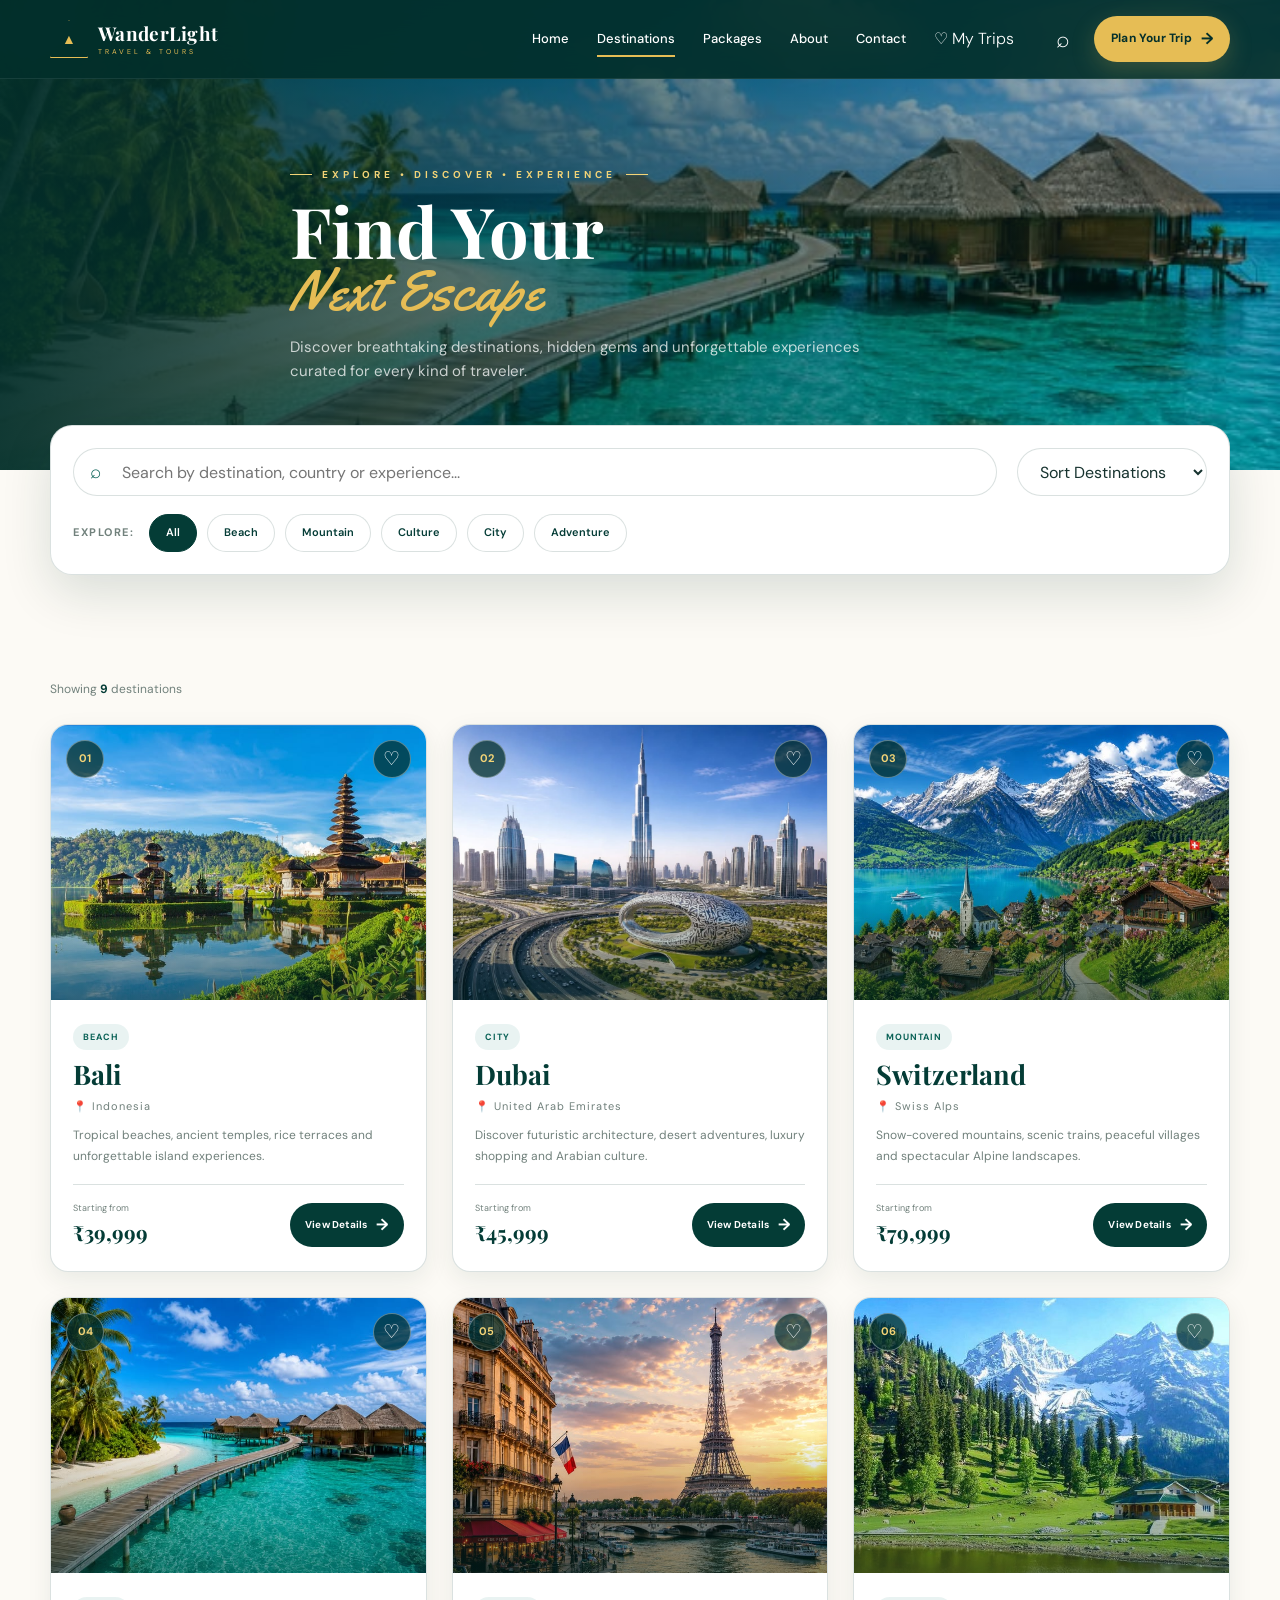
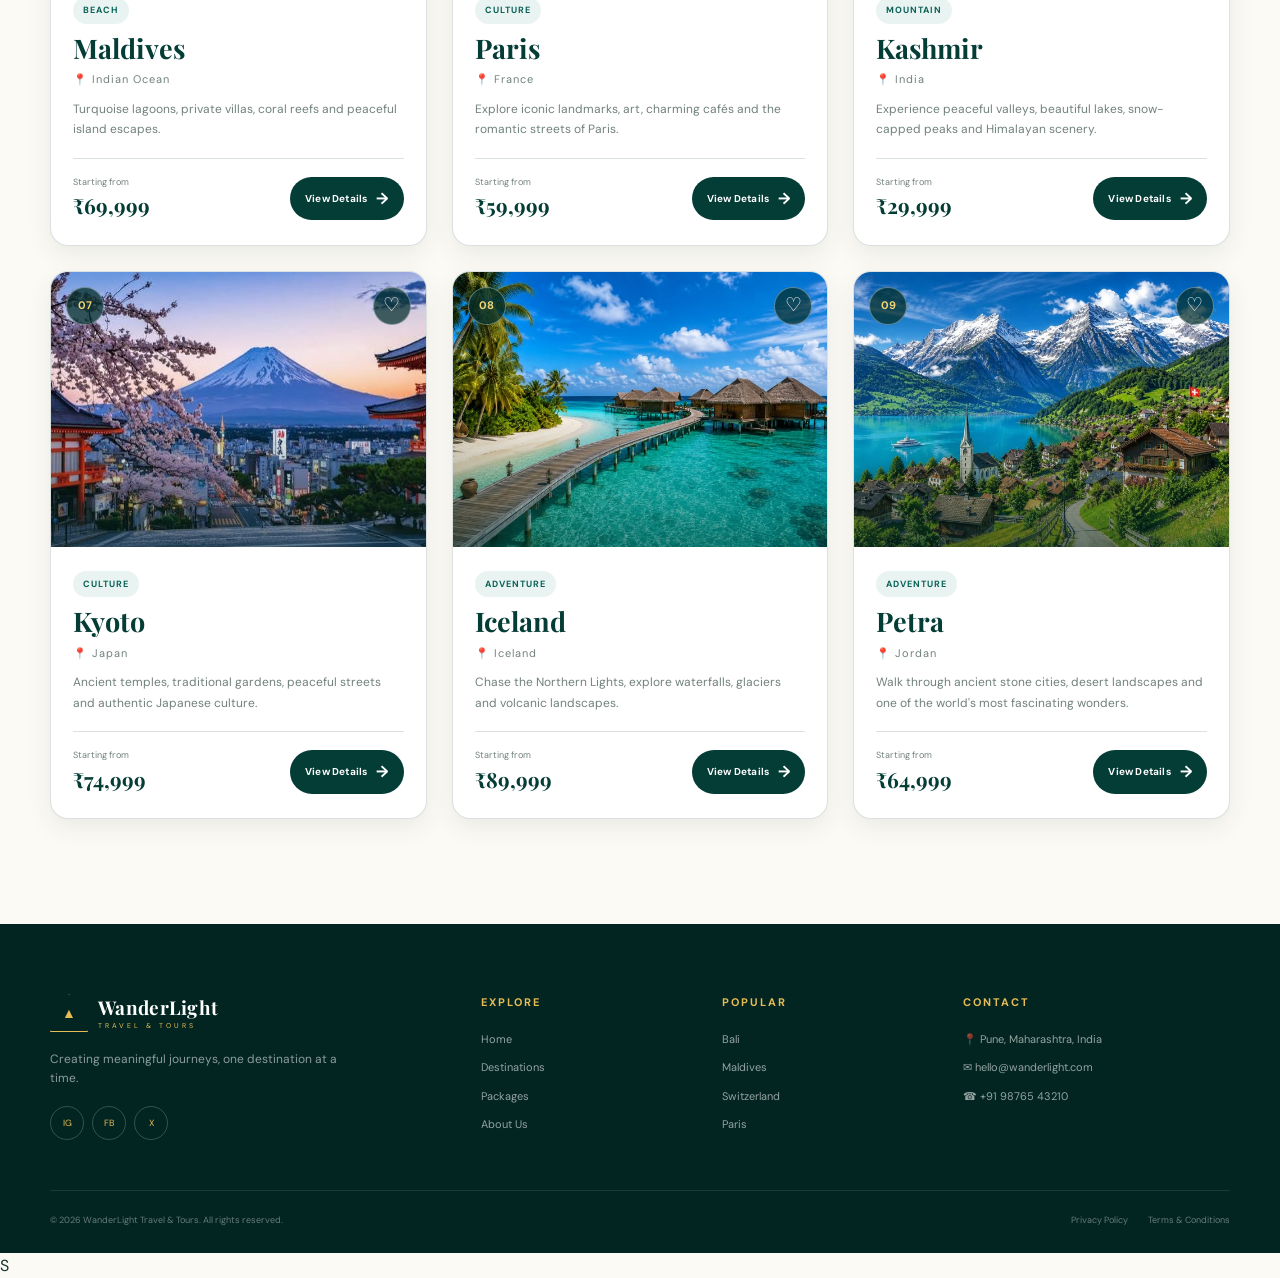
<file: destinations.html>
<!DOCTYPE html>
<html lang="en">

<head>

    <meta charset="UTF-8">

    <meta
        name="viewport"
        content="width=device-width, initial-scale=1.0">

    <meta
        name="description"
        content="Explore beautiful destinations around the world with WanderLight Travel & Tours.">

    <title>Destinations | WanderLight</title>


    <!-- GOOGLE FONTS -->

    <link rel="preconnect" href="https://fonts.googleapis.com">

    <link rel="preconnect"
        href="https://fonts.gstatic.com"
        crossorigin>

    <link
        href="https://fonts.googleapis.com/css2?family=DM+Sans:wght@400;500;600;700&family=Playfair+Display:wght@500;600;700&family=Yellowtail&display=swap"
        rel="stylesheet">


    <!-- MAIN CSS -->

    <link
        rel="stylesheet"
        href="css/style.css">


    <!-- DESTINATION PAGE CSS -->

    <style>

        /* ==========================================
           DESTINATION PAGE
        ========================================== */

        .page-hero {

            position: relative;

            min-height: 470px;

            display: flex;

            align-items: center;

            overflow: hidden;

            color: white;

            background:
                linear-gradient(
                    90deg,
                    rgba(3,47,43,.94),
                    rgba(3,47,43,.58),
                    rgba(3,47,43,.25)
                ),
                url("images/iceland-northern-lights.jpg");

            background-size: cover;

            background-position: center;

        }


        .page-hero-content {

            position: relative;

            z-index: 2;

            padding-top: 70px;

            max-width: 700px;

            animation:
                pageHeroIn .9s ease both;

        }


        @keyframes pageHeroIn {

            from {

                opacity: 0;

                transform:
                    translateY(30px);

            }

            to {

                opacity: 1;

                transform:
                    translateY(0);

            }

        }


        .page-hero h1 {

            font-family:
                "Playfair Display",
                serif;

            font-size:
                clamp(45px, 6vw, 70px);

            line-height: 1;

            margin-bottom: 18px;

        }


        .page-hero-description {

            max-width: 580px;

            color:
                rgba(255,255,255,.75);

            font-size: 15px;

        }


        /* ==========================================
           FILTER AREA
        ========================================== */

        .destination-controls {

            margin-top: -45px;

            position: relative;

            z-index: 10;

        }


        .filter-box {

            background:
                var(--white);

            border-radius:
                22px;

            padding: 22px;

            box-shadow:
                var(--shadow-medium);

            border:
                1px solid var(--border-dark);

        }


        .filter-top {

            display: flex;

            align-items: center;

            justify-content: space-between;

            gap: 20px;

            margin-bottom: 18px;

        }


        .destination-search {

            flex: 1;

            position: relative;

        }


        .destination-search span {

            position: absolute;

            left: 17px;

            top: 50%;

            transform:
                translateY(-50%);

            color:
                var(--green-700);

            font-size: 19px;

        }


        .destination-search input {

            width: 100%;

            height: 48px;

            border-radius: 50px;

            border:
                1px solid
                var(--border-dark);

            outline: none;

            padding:
                0 20px 0 48px;

            color:
                var(--text-dark);

            transition:
                border var(--transition-fast),
                box-shadow var(--transition-fast);

        }


        .destination-search input:focus {

            border-color:
                var(--green-700);

            box-shadow:
                0 0 0 4px
                rgba(20,120,107,.08);

        }


        .sort-select {

            height: 48px;

            min-width: 190px;

            padding:
                0 18px;

            border-radius: 50px;

            border:
                1px solid
                var(--border-dark);

            outline: none;

            background:
                var(--white);

            color:
                var(--text-dark);

            cursor: pointer;

        }


        .filter-row {

            display: flex;

            align-items: center;

            flex-wrap: wrap;

            gap: 10px;

        }


        .filter-label {

            color:
                var(--text-muted);

            font-size: 11px;

            font-weight: 700;

            text-transform:
                uppercase;

            letter-spacing:
                1.5px;

            margin-right: 5px;

        }


        .filter-btn {

            border:
                1px solid
                var(--border-dark);

            background:
                var(--white);

            color:
                var(--green-900);

            border-radius: 50px;

            padding:
                9px 16px;

            font-size: 11px;

            font-weight: 600;

            cursor: pointer;

            transition:
                background var(--transition-fast),
                color var(--transition-fast),
                border-color var(--transition-fast),
                transform var(--transition-fast);

        }


        .filter-btn:hover {

            transform:
                translateY(-2px);

            border-color:
                var(--green-700);

        }


        .filter-btn.active {

            background:
                var(--green-900);

            border-color:
                var(--green-900);

            color:
                var(--white);

        }


        /* ==========================================
           DESTINATION LIST
        ========================================== */

        .all-destinations {

            background:
                var(--cream-light);

        }


        .destination-page-grid {

            display: grid;

            grid-template-columns:
                repeat(3, 1fr);

            gap: 25px;

        }


        .destination-page-card {

            overflow: hidden;

            background:
                var(--white);

            border-radius:
                var(--radius-medium);

            border:
                1px solid
                var(--border-dark);

            box-shadow:
                var(--shadow-small);

            transition:
                transform var(--transition),
                box-shadow var(--transition);

        }


        .destination-page-card:hover {

            transform:
                translateY(-8px);

            box-shadow:
                var(--shadow-medium);

        }


        .destination-page-image {

            position: relative;

            height: 275px;

            overflow: hidden;

        }


        .destination-page-image img {

            width: 100%;

            height: 100%;

            object-fit: cover;

            transition:
                transform .8s ease;

        }


        .destination-page-card:hover
        .destination-page-image img {

            transform:
                scale(1.08);

        }


        .destination-page-image::after {

            content: "";

            position: absolute;

            inset: 0;

            background:
                linear-gradient(
                    transparent 50%,
                    rgba(3,47,43,.5)
                );

            pointer-events:
                none;

        }


        .destination-page-number {

            position: absolute;

            left: 15px;

            top: 15px;

            z-index: 2;

            width: 38px;

            height: 38px;

            display: grid;

            place-items: center;

            border-radius: 50%;

            background:
                rgba(3,47,43,.75);

            color:
                var(--gold-light);

            border:
                1px solid
                rgba(255,255,255,.35);

            font-size: 11px;

            font-weight: 700;

        }


        .destination-page-favorite {

            position: absolute;

            right: 15px;

            top: 15px;

            z-index: 3;

            width: 38px;

            height: 38px;

            display: grid;

            place-items: center;

            border-radius: 50%;

            background:
                rgba(3,47,43,.72);

            color:
                var(--white);

            border:
                1px solid
                rgba(255,255,255,.35);

            font-size: 19px;

            cursor: pointer;

            transition:
                all var(--transition-fast);

        }


        .destination-page-favorite:hover,
        .destination-page-favorite.active {

            background:
                var(--gold);

            color:
                var(--green-950);

            transform:
                scale(1.08);

        }


        .destination-page-body {

            padding:
                22px;

        }


        .destination-category {

            display: inline-block;

            padding:
                6px 10px;

            border-radius: 50px;

            background:
                rgba(20,120,107,.09);

            color:
                var(--green-700);

            font-size: 9px;

            font-weight: 700;

            text-transform:
                uppercase;

            letter-spacing:
                1px;

            margin-bottom: 10px;

        }


        .destination-page-body h3 {

            font-family:
                "Playfair Display",
                serif;

            color:
                var(--green-900);

            font-size: 27px;

            line-height: 1.1;

            margin-bottom: 8px;

        }


        .destination-location {

            color:
                var(--text-muted);

            font-size: 11px;

            margin-bottom: 10px;

        }


        .destination-page-body p {

            color:
                var(--text-muted);

            font-size: 12px;

            line-height: 1.7;

            margin-bottom: 18px;

        }


        .destination-card-bottom {

            display: flex;

            align-items: center;

            justify-content: space-between;

            gap: 12px;

            padding-top: 16px;

            border-top:
                1px solid
                var(--border-dark);

        }


        .destination-price {

            display: flex;

            flex-direction: column;

        }


        .destination-price small {

            color:
                var(--text-muted);

            font-size: 9px;

        }


        .destination-price strong {

            color:
                var(--green-900);

            font-family:
                "Playfair Display",
                serif;

            font-size: 21px;

        }


        /* ==========================================
           NO RESULTS
        ========================================== */

        .no-results {

            display: none;

            text-align: center;

            padding:
                70px 20px;

        }


        .no-results.show {

            display: block;

        }


        .no-results-icon {

            width: 70px;

            height: 70px;

            display: grid;

            place-items: center;

            margin:
                0 auto 20px;

            border-radius: 50%;

            background:
                rgba(20,120,107,.08);

            color:
                var(--green-700);

            font-size: 28px;

        }


        .no-results h3 {

            font-family:
                "Playfair Display",
                serif;

            font-size: 28px;

            color:
                var(--green-900);

            margin-bottom: 8px;

        }


        .no-results p {

            color:
                var(--text-muted);

            font-size: 13px;

        }


        /* ==========================================
           RESULTS COUNT
        ========================================== */

        .results-bar {

            display: flex;

            justify-content: space-between;

            align-items: center;

            margin-bottom: 25px;

        }


        .results-count {

            color:
                var(--text-muted);

            font-size: 12px;

        }


        .results-count strong {

            color:
                var(--green-900);

        }


        /* ==========================================
           RESPONSIVE
        ========================================== */

        @media (max-width: 900px) {

            .destination-page-grid {

                grid-template-columns:
                    repeat(2, 1fr);

            }

            .filter-top {

                flex-direction: column;

                align-items: stretch;

            }

            .sort-select {

                width: 100%;

            }

        }


        @media (max-width: 600px) {

            .page-hero {

                min-height: 430px;

            }

            .page-hero-content {

                padding-top: 75px;

            }

            .page-hero h1 {

                font-size: 46px;

            }

            .page-hero-description {

                font-size: 13px;

            }

            .destination-controls {

                margin-top: -30px;

            }

            .filter-box {

                padding: 16px;

                border-radius: 17px;

            }

            .filter-row {

                gap: 7px;

            }

            .filter-btn {

                padding:
                    8px 12px;

            }

            .destination-page-grid {

                grid-template-columns: 1fr;

            }

            .destination-page-image {

                height: 260px;

            }

            .results-bar {

                margin-top: 10px;

            }

        }

    </style>

</head>


<body>


<!-- =====================================================
     HEADER
====================================================== -->

<header
    class="header"
    id="header">

    <div class="container nav-container">


        <!-- LOGO -->

        <a
            href="index.html"
            class="logo">

            <span class="logo-mark">
                ▲
            </span>

            <span class="logo-text">

                <strong>
                    WanderLight
                </strong>

                <small>
                    TRAVEL & TOURS
                </small>

            </span>

        </a>


        <!-- NAVIGATION -->

        <nav
            class="navbar"
            id="navbar">

            <a
                href="index.html"
                class="nav-link">

                Home

            </a>

            <a
                href="destinations.html"
                class="nav-link active">

                Destinations

            </a>

            <a
                href="packages.html"
                class="nav-link">

                Packages

            </a>

            <a
                href="about.html"
                class="nav-link">

                About

            </a>

            <a
                href="contact.html"
                class="nav-link">

                Contact

            </a>
            <a href="cart.html" class="nav-cart">
               ♡ My Trips
            </a>


        </nav>


        <!-- ACTIONS -->

        <div class="nav-actions">

            <button
                type="button"
                class="icon-btn search-toggle"
                id="searchToggle"
                aria-label="Search">

                ⌕

            </button>


            <button
                type="button"
                class="menu-toggle"
                id="menuToggle"
                aria-label="Menu"
                aria-expanded="false">

                <span></span>
                <span></span>
                <span></span>

            </button>


            <a
                href="booking.html"
                class="btn btn-primary nav-btn">

                Plan Your Trip

                <span>
                    →
                </span>

            </a>

        </div>

    </div>


    <!-- SEARCH PANEL -->

    <div
        class="search-panel"
        id="searchPanel">

        <div class="container search-inner">

            <form
                action="destinations.html"
                method="GET"
                class="search-form">

                <span class="search-icon">
                    ⌕
                </span>

                <input
                    type="search"
                    name="search"
                    id="globalSearch"
                    placeholder="Search destinations..."
                    autocomplete="off">

                <button
                    type="submit"
                    class="btn btn-primary">

                    Search

                </button>

            </form>

        </div>

    </div>

</header>



<main>


<!-- =====================================================
     PAGE HERO
====================================================== -->

<section class="page-hero">

    <div class="container page-hero-content">

        <p class="eyebrow light">
            EXPLORE • DISCOVER • EXPERIENCE
        </p>

        <h1>

            Find Your
            <span class="script-text">
                Next Escape
            </span>

        </h1>

        <p class="page-hero-description">

            Discover breathtaking destinations,
            hidden gems and unforgettable experiences
            curated for every kind of traveler.

        </p>

    </div>

</section>



<!-- =====================================================
     FILTER CONTROLS
====================================================== -->

<section class="destination-controls">

    <div class="container">

        <div class="filter-box">


            <div class="filter-top">


                <!-- SEARCH -->

                <div class="destination-search">

                    <span>
                        ⌕
                    </span>

                    <input
                        type="search"
                        id="destinationSearch"
                        placeholder="Search by destination, country or experience...">

                </div>


                <!-- SORT -->

                <select
                    id="destinationSort"
                    class="sort-select">

                    <option value="default">
                        Sort Destinations
                    </option>

                    <option value="price-low">
                        Price: Low to High
                    </option>

                    <option value="price-high">
                        Price: High to Low
                    </option>

                    <option value="name-a">
                        Name: A to Z
                    </option>

                    <option value="name-z">
                        Name: Z to A
                    </option>

                </select>

            </div>


            <!-- CATEGORY FILTERS -->

            <div class="filter-row">

                <span class="filter-label">
                    Explore:
                </span>


                <button
                    type="button"
                    class="filter-btn active"
                    data-category="all">

                    All

                </button>


                <button
                    type="button"
                    class="filter-btn"
                    data-category="beach">

                    Beach

                </button>


                <button
                    type="button"
                    class="filter-btn"
                    data-category="mountain">

                    Mountain

                </button>


                <button
                    type="button"
                    class="filter-btn"
                    data-category="culture">

                    Culture

                </button>


                <button
                    type="button"
                    class="filter-btn"
                    data-category="city">

                    City

                </button>


                <button
                    type="button"
                    class="filter-btn"
                    data-category="adventure">

                    Adventure

                </button>

            </div>

        </div>

    </div>

</section>



<!-- =====================================================
     DESTINATIONS
====================================================== -->

<section class="section all-destinations">

    <div class="container">


        <!-- RESULTS BAR -->

        <div class="results-bar">

            <p
                class="results-count"
                id="resultsCount">

                Showing
                <strong>9</strong>
                destinations

            </p>

        </div>


        <!-- DESTINATION GRID -->

        <div
            class="destination-page-grid"
            id="destinationGrid">


            <!-- =================================================
                 01 BALI
            ================================================== -->

            <article
                class="destination-page-card"
                data-name="Bali"
                data-country="Indonesia"
                data-category="beach"
                data-price="39999">


                <div class="destination-page-image">

                    <img
                        src="images/home-bali.jpg"
                        alt="Bali Indonesia"
                        loading="lazy">

                    <span class="destination-page-number">
                        01
                    </span>

                    <button
                        type="button"
                        class="destination-page-favorite favorite-btn"
                        aria-label="Favorite Bali">

                        ♡

                    </button>

                </div>


                <div class="destination-page-body">

                    <span class="destination-category">
                        Beach
                    </span>

                    <h3>
                        Bali
                    </h3>

                    <div class="destination-location">
                        📍 Indonesia
                    </div>

                    <p>

                        Tropical beaches, ancient temples,
                        rice terraces and unforgettable
                        island experiences.

                    </p>


                    <div class="destination-card-bottom">

                        <div class="destination-price">

                            <small>
                                Starting from
                            </small>

                            <strong>
                                ₹39,999
                            </strong>

                        </div>


                        <a
                            href="package-details.html?id=bali"
                            class="btn btn-small btn-dark">

                            View Details

                            <span>
                                →
                            </span>

                        </a>

                    </div>

                </div>

            </article>



            <!-- =================================================
                 02 DUBAI
            ================================================== -->

            <article
                class="destination-page-card"
                data-name="Dubai"
                data-country="UAE"
                data-category="city"
                data-price="45999">


                <div class="destination-page-image">

                    <img
                        src="images/home-dubai.jpg"
                        alt="Dubai UAE"
                        loading="lazy">

                    <span class="destination-page-number">
                        02
                    </span>

                    <button
                        type="button"
                        class="destination-page-favorite favorite-btn"
                        aria-label="Favorite Dubai">

                        ♡

                    </button>

                </div>


                <div class="destination-page-body">

                    <span class="destination-category">
                        City
                    </span>

                    <h3>
                        Dubai
                    </h3>

                    <div class="destination-location">
                        📍 United Arab Emirates
                    </div>

                    <p>

                        Discover futuristic architecture,
                        desert adventures, luxury shopping
                        and Arabian culture.

                    </p>


                    <div class="destination-card-bottom">

                        <div class="destination-price">

                            <small>
                                Starting from
                            </small>

                            <strong>
                                ₹45,999
                            </strong>

                        </div>


                        <a
                            href="package-details.html?id=dubai"
                            class="btn btn-small btn-dark">

                            View Details

                            <span>
                                →
                            </span>

                        </a>

                    </div>

                </div>

            </article>



            <!-- =================================================
                 03 SWITZERLAND
            ================================================== -->

            <article
                class="destination-page-card"
                data-name="Switzerland"
                data-country="Switzerland"
                data-category="mountain"
                data-price="79999">


                <div class="destination-page-image">

                    <img
                        src="images/home-switzerland.jpg"
                        alt="Switzerland Alps"
                        loading="lazy">

                    <span class="destination-page-number">
                        03
                    </span>

                    <button
                        type="button"
                        class="destination-page-favorite favorite-btn"
                        aria-label="Favorite Switzerland">

                        ♡

                    </button>

                </div>


                <div class="destination-page-body">

                    <span class="destination-category">
                        Mountain
                    </span>

                    <h3>
                        Switzerland
                    </h3>

                    <div class="destination-location">
                        📍 Swiss Alps
                    </div>

                    <p>

                        Snow-covered mountains, scenic trains,
                        peaceful villages and spectacular
                        Alpine landscapes.

                    </p>


                    <div class="destination-card-bottom">

                        <div class="destination-price">

                            <small>
                                Starting from
                            </small>

                            <strong>
                                ₹79,999
                            </strong>

                        </div>


                        <a
                            href="package-details.html?id=switzerland"
                            class="btn btn-small btn-dark">

                            View Details

                            <span>
                                →
                            </span>

                        </a>

                    </div>

                </div>

            </article>



            <!-- =================================================
                 04 MALDIVES
            ================================================== -->

            <article
                class="destination-page-card"
                data-name="Maldives"
                data-country="Maldives"
                data-category="beach"
                data-price="69999">


                <div class="destination-page-image">

                    <img
                        src="images/home-maldives.jpg"
                        alt="Maldives"
                        loading="lazy">

                    <span class="destination-page-number">
                        04
                    </span>

                    <button
                        type="button"
                        class="destination-page-favorite favorite-btn"
                        aria-label="Favorite Maldives">

                        ♡

                    </button>

                </div>


                <div class="destination-page-body">

                    <span class="destination-category">
                        Beach
                    </span>

                    <h3>
                        Maldives
                    </h3>

                    <div class="destination-location">
                        📍 Indian Ocean
                    </div>

                    <p>

                        Turquoise lagoons, private villas,
                        coral reefs and peaceful island
                        escapes.

                    </p>


                    <div class="destination-card-bottom">

                        <div class="destination-price">

                            <small>
                                Starting from
                            </small>

                            <strong>
                                ₹69,999
                            </strong>

                        </div>


                        <a
                            href="package-details.html?id=maldives"
                            class="btn btn-small btn-dark">

                            View Details

                            <span>
                                →
                            </span>

                        </a>

                    </div>

                </div>

            </article>



            <!-- =================================================
                 05 PARIS
            ================================================== -->

            <article
                class="destination-page-card"
                data-name="Paris"
                data-country="France"
                data-category="culture"
                data-price="59999">


                <div class="destination-page-image">

                    <img
                        src="images/home-paris.jpg"
                        alt="Paris France"
                        loading="lazy">

                    <span class="destination-page-number">
                        05
                    </span>

                    <button
                        type="button"
                        class="destination-page-favorite favorite-btn"
                        aria-label="Favorite Paris">

                        ♡

                    </button>

                </div>


                <div class="destination-page-body">

                    <span class="destination-category">
                        Culture
                    </span>

                    <h3>
                        Paris
                    </h3>

                    <div class="destination-location">
                        📍 France
                    </div>

                    <p>

                        Explore iconic landmarks, art,
                        charming cafés and the romantic
                        streets of Paris.

                    </p>


                    <div class="destination-card-bottom">

                        <div class="destination-price">

                            <small>
                                Starting from
                            </small>

                            <strong>
                                ₹59,999
                            </strong>

                        </div>


                        <a
                            href="package-details.html?id=paris"
                            class="btn btn-small btn-dark">

                            View Details

                            <span>
                                →
                            </span>

                        </a>

                    </div>

                </div>

            </article>



            <!-- =================================================
                 06 KASHMIR
            ================================================== -->

            <article
                class="destination-page-card"
                data-name="Kashmir"
                data-country="India"
                data-category="mountain"
                data-price="29999">


                <div class="destination-page-image">

                    <img
                        src="images/home-kashmir.jpg"
                        alt="Kashmir India"
                        loading="lazy">

                    <span class="destination-page-number">
                        06
                    </span>

                    <button
                        type="button"
                        class="destination-page-favorite favorite-btn"
                        aria-label="Favorite Kashmir">

                        ♡

                    </button>

                </div>


                <div class="destination-page-body">

                    <span class="destination-category">
                        Mountain
                    </span>

                    <h3>
                        Kashmir
                    </h3>

                    <div class="destination-location">
                        📍 India
                    </div>

                    <p>

                        Experience peaceful valleys,
                        beautiful lakes, snow-capped peaks
                        and Himalayan scenery.

                    </p>


                    <div class="destination-card-bottom">

                        <div class="destination-price">

                            <small>
                                Starting from
                            </small>

                            <strong>
                                ₹29,999
                            </strong>

                        </div>


                        <a
                            href="package-details.html?id=kashmir"
                            class="btn btn-small btn-dark">

                            View Details

                            <span>
                                →
                            </span>

                        </a>

                    </div>

                </div>

            </article>



            <!-- =================================================
                 07 KYOTO
            ================================================== -->

            <article
                class="destination-page-card"
                data-name="Kyoto"
                data-country="Japan"
                data-category="culture"
                data-price="74999">


                <div class="destination-page-image">

                    <img
                        src="images/kyoto-japan.jpg"
                        alt="Kyoto Japan"
                        loading="lazy">

                    <span class="destination-page-number">
                        07
                    </span>

                    <button
                        type="button"
                        class="destination-page-favorite favorite-btn"
                        aria-label="Favorite Kyoto">

                        ♡

                    </button>

                </div>


                <div class="destination-page-body">

                    <span class="destination-category">
                        Culture
                    </span>

                    <h3>
                        Kyoto
                    </h3>

                    <div class="destination-location">
                        📍 Japan
                    </div>

                    <p>

                        Ancient temples, traditional gardens,
                        peaceful streets and authentic
                        Japanese culture.

                    </p>


                    <div class="destination-card-bottom">

                        <div class="destination-price">

                            <small>
                                Starting from
                            </small>

                            <strong>
                                ₹74,999
                            </strong>

                        </div>


                        <a
                            href="package-details.html?id=kyoto"
                            class="btn btn-small btn-dark">

                            View Details

                            <span>
                                →
                            </span>

                        </a>

                    </div>

                </div>

            </article>



            <!-- =================================================
                 08 ICELAND
            ================================================== -->

            <article
                class="destination-page-card"
                data-name="Iceland"
                data-country="Iceland"
                data-category="adventure"
                data-price="89999">


                <div class="destination-page-image">

                    <img
                        src="images/iceland-northern-lights.jpg"
                        alt="Iceland Northern Lights"
                        loading="lazy">

                    <span class="destination-page-number">
                        08
                    </span>

                    <button
                        type="button"
                        class="destination-page-favorite favorite-btn"
                        aria-label="Favorite Iceland">

                        ♡

                    </button>

                </div>


                <div class="destination-page-body">

                    <span class="destination-category">
                        Adventure
                    </span>

                    <h3>
                        Iceland
                    </h3>

                    <div class="destination-location">
                        📍 Iceland
                    </div>

                    <p>

                        Chase the Northern Lights,
                        explore waterfalls, glaciers and
                        volcanic landscapes.

                    </p>


                    <div class="destination-card-bottom">

                        <div class="destination-price">

                            <small>
                                Starting from
                            </small>

                            <strong>
                                ₹89,999
                            </strong>

                        </div>


                        <a
                            href="package-details.html?id=iceland"
                            class="btn btn-small btn-dark">

                            View Details

                            <span>
                                →
                            </span>

                        </a>

                    </div>

                </div>

            </article>



            <!-- =================================================
                 09 PETRA
            ================================================== -->

            <article
                class="destination-page-card"
                data-name="Petra"
                data-country="Jordan"
                data-category="adventure"
                data-price="64999">


                <div class="destination-page-image">

                    <img
                        src="images/europe-hidden-gems.jpg"
                        alt="Petra Jordan"
                        loading="lazy">

                    <span class="destination-page-number">
                        09
                    </span>

                    <button
                        type="button"
                        class="destination-page-favorite favorite-btn"
                        aria-label="Favorite Petra">

                        ♡

                    </button>

                </div>


                <div class="destination-page-body">

                    <span class="destination-category">
                        Adventure
                    </span>

                    <h3>
                        Petra
                    </h3>

                    <div class="destination-location">
                        📍 Jordan
                    </div>

                    <p>

                        Walk through ancient stone cities,
                        desert landscapes and one of the
                        world's most fascinating wonders.

                    </p>


                    <div class="destination-card-bottom">

                        <div class="destination-price">

                            <small>
                                Starting from
                            </small>

                            <strong>
                                ₹64,999
                            </strong>

                        </div>


                        <a
                            href="package-details.html?id=petra"
                            class="btn btn-small btn-dark">

                            View Details

                            <span>
                                →
                            </span>

                        </a>

                    </div>

                </div>

            </article>

        </div>


        <!-- =================================================
             NO RESULTS
        ================================================== -->

        <div
            class="no-results"
            id="noResults">

            <div class="no-results-icon">
                ⌕
            </div>

            <h3>
                No destinations found
            </h3>

            <p>
                Try another destination,
                country or category.
            </p>

        </div>

    </div>

</section>


</main>



<!-- =====================================================
     FOOTER
====================================================== -->

<footer class="footer">

    <div class="container">

        <div class="footer-main">


            <div class="footer-brand">

                <a
                    href="index.html"
                    class="logo footer-logo">

                    <span class="logo-mark">
                        ▲
                    </span>

                    <span class="logo-text">

                        <strong>
                            WanderLight
                        </strong>

                        <small>
                            TRAVEL & TOURS
                        </small>

                    </span>

                </a>

                <p>
                    Creating meaningful journeys,
                    one destination at a time.
                </p>

                <div class="social-links">

                    <a href="#">
                        IG
                    </a>

                    <a href="#">
                        FB
                    </a>

                    <a href="#">
                        X
                    </a>

                </div>

            </div>


            <div class="footer-column">

                <h3>
                    Explore
                </h3>

                <a href="index.html">
                    Home
                </a>

                <a href="destinations.html">
                    Destinations
                </a>

                <a href="packages.html">
                    Packages
                </a>

                <a href="about.html">
                    About Us
                </a>

            </div>


            <div class="footer-column">

                <h3>
                    Popular
                </h3>

                <a href="package-details.html?id=bali">
                    Bali
                </a>

                <a href="package-details.html?id=maldives">
                    Maldives
                </a>

                <a href="package-details.html?id=switzerland">
                    Switzerland
                </a>

                <a href="package-details.html?id=paris">
                    Paris
                </a>

            </div>


            <div class="footer-column">

                <h3>
                    Contact
                </h3>

                <p>
                    📍 Pune, Maharashtra, India
                </p>

                <p>
                    ✉ hello@wanderlight.com
                </p>

                <p>
                    ☎ +91 98765 43210
                </p>

            </div>

        </div>


        <div class="footer-bottom">

            <p>
                © 2026 WanderLight Travel & Tours.
                All rights reserved.
            </p>

            <div>

                <a href="#">
                    Privacy Policy
                </a>

                <a href="#">
                    Terms & Conditions
                </a>

            </div>

        </div>

    </div>

</footer>



<!-- =====================================================
     SCROLL TOP
====================================================== -->

<button
    type="button"
    class="scroll-top"
    id="scrollTop"
    aria-label="Scroll to top">

    ↑

</button>



<!-- =====================================================
     JAVASCRIPT
====================================================== -->

<script src="js/script.js"></script>


<script>

/* =====================================================
   DESTINATION PAGE FILTER
===================================================== */

document.addEventListener(
    "DOMContentLoaded",
    () => {


        const searchInput =
            document.getElementById(
                "destinationSearch"
            );


        const sortSelect =
            document.getElementById(
                "destinationSort"
            );


        const filterButtons =
            document.querySelectorAll(
                ".filter-btn"
            );


        const grid =
            document.getElementById(
                "destinationGrid"
            );


        const cards =
            Array.from(
                document.querySelectorAll(
                    ".destination-page-card"
                )
            );


        const noResults =
            document.getElementById(
                "noResults"
            );


        const resultsCount =
            document.getElementById(
                "resultsCount"
            );


        let currentCategory = "all";


        /* ==========================================
           APPLY FILTERS
        ========================================== */

        function applyFilters() {


            const search =
                searchInput
                    ? searchInput.value
                        .trim()
                        .toLowerCase()
                    : "";


            let visibleCards =
                cards.filter(card => {


                    const name =
                        (
                            card.dataset.name || ""
                        ).toLowerCase();


                    const country =
                        (
                            card.dataset.country || ""
                        ).toLowerCase();


                    const category =
                        (
                            card.dataset.category || ""
                        ).toLowerCase();


                    const matchesSearch =
                        !search ||
                        name.includes(search) ||
                        country.includes(search) ||
                        category.includes(search);


                    const matchesCategory =
                        currentCategory === "all" ||
                        category === currentCategory;


                    return (
                        matchesSearch &&
                        matchesCategory
                    );

                });


            /* ======================================
               SORT
            ====================================== */

            const sortValue =
                sortSelect
                    ? sortSelect.value
                    : "default";


            if (
                sortValue === "price-low"
            ) {

                visibleCards.sort(
                    (a, b) =>
                        Number(
                            a.dataset.price
                        ) -
                        Number(
                            b.dataset.price
                        )
                );

            }


            else if (
                sortValue === "price-high"
            ) {

                visibleCards.sort(
                    (a, b) =>
                        Number(
                            b.dataset.price
                        ) -
                        Number(
                            a.dataset.price
                        )
                );

            }


            else if (
                sortValue === "name-a"
            ) {

                visibleCards.sort(
                    (a, b) =>
                        a.dataset.name.localeCompare(
                            b.dataset.name
                        )
                );

            }


            else if (
                sortValue === "name-z"
            ) {

                visibleCards.sort(
                    (a, b) =>
                        b.dataset.name.localeCompare(
                            a.dataset.name
                        )
                );

            }


            /* ======================================
               REBUILD GRID
            ====================================== */

            cards.forEach(card => {

                card.style.display =
                    "none";

            });


            visibleCards.forEach(
                (card, index) => {

                    card.style.display =
                        "block";


                    card.style.animation =
                        "destinationCardIn .5s ease " +
                        (index * 0.05) +
                        "s both";

                    grid.appendChild(card);

                }
            );


            /* ======================================
               RESULTS COUNT
            ====================================== */

            if (resultsCount) {

                resultsCount.innerHTML =
                    `Showing <strong>${visibleCards.length}</strong> destinations`;

            }


            /* ======================================
               NO RESULTS
            ====================================== */

            if (
                noResults
            ) {

                noResults.classList.toggle(
                    "show",
                    visibleCards.length === 0
                );

            }

        }


        /* ==========================================
           SEARCH
        ========================================== */

        if (searchInput) {

            searchInput.addEventListener(
                "input",
                applyFilters
            );

        }


        /* ==========================================
           SORT
        ========================================== */

        if (sortSelect) {

            sortSelect.addEventListener(
                "change",
                applyFilters
            );

        }


        /* ==========================================
           CATEGORY BUTTONS
        ========================================== */

        filterButtons.forEach(
            button => {

                button.addEventListener(
                    "click",
                    () => {


                        filterButtons.forEach(
                            item => {

                                item.classList.remove(
                                    "active"
                                );

                            }
                        );


                        button.classList.add(
                            "active"
                        );


                        currentCategory =
                            button.dataset.category ||
                            "all";


                        applyFilters();

                    }
                );

            }
        );


        /* ==========================================
           URL SEARCH
        ========================================== */

        const params =
            new URLSearchParams(
                window.location.search
            );


        const urlSearch =
            params.get("search");


        if (
            urlSearch &&
            searchInput
        ) {

            searchInput.value =
                urlSearch;

        }


        /* ==========================================
           URL CATEGORY
        ========================================== */

        const urlCategory =
            params.get("category");


        if (
            urlCategory
        ) {

            const categoryButton =
                document.querySelector(
                    `.filter-btn[data-category="${urlCategory}"]`
                );


            if (categoryButton) {

                filterButtons.forEach(
                    item => {

                        item.classList.remove(
                            "active"
                        );

                    }
                );


                categoryButton.classList.add(
                    "active"
                );


                currentCategory =
                    urlCategory;

            }

        }


        /* Initial filter */

        applyFilters();

    }
);


/* =====================================================
   DESTINATION CARD ANIMATION
===================================================== */

const destinationAnimationStyle =
    document.createElement("style");


destinationAnimationStyle.textContent = `

    @keyframes destinationCardIn {

        from {

            opacity: 0;

            transform:
                translateY(18px);

        }

        to {

            opacity: 1;

            transform:
                translateY(0);

        }

    }

`;


document.head.appendChild(
    destinationAnimationStyle
);

</script>


</body>

</html>S
</file>
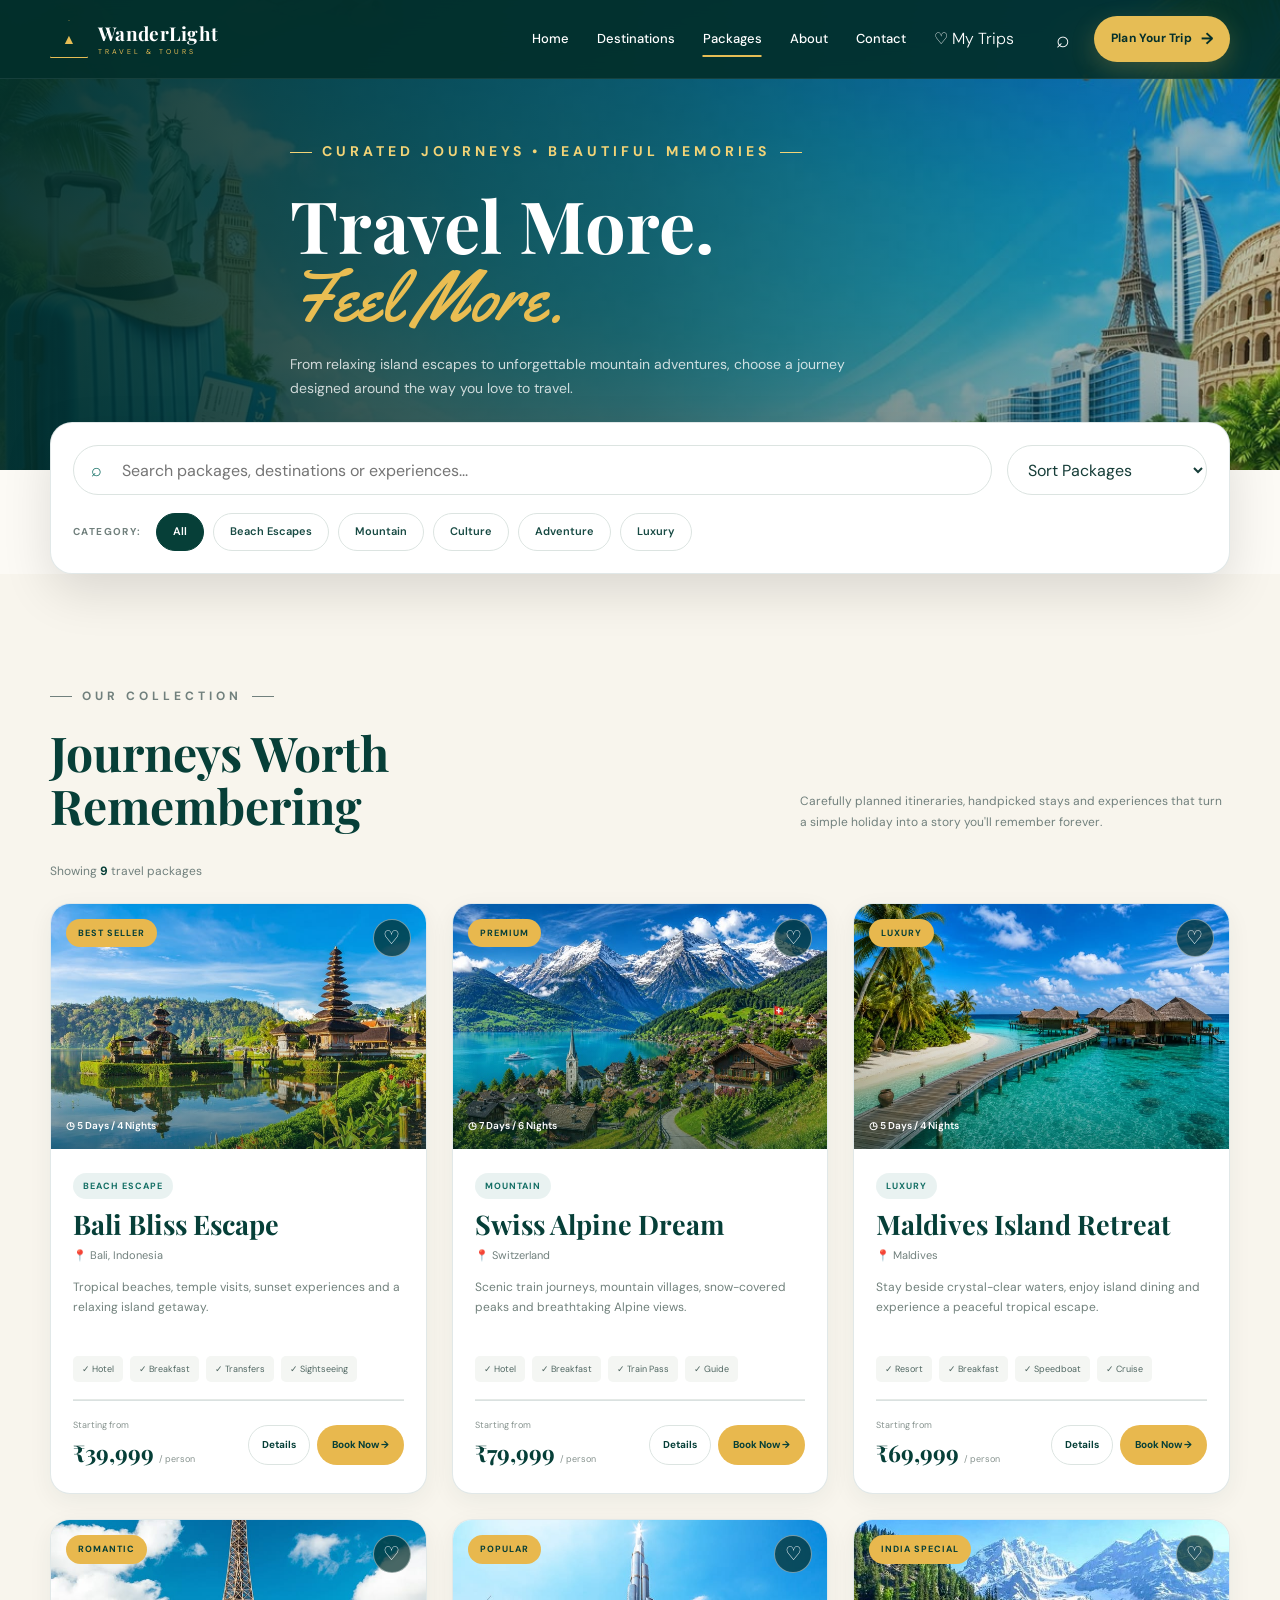
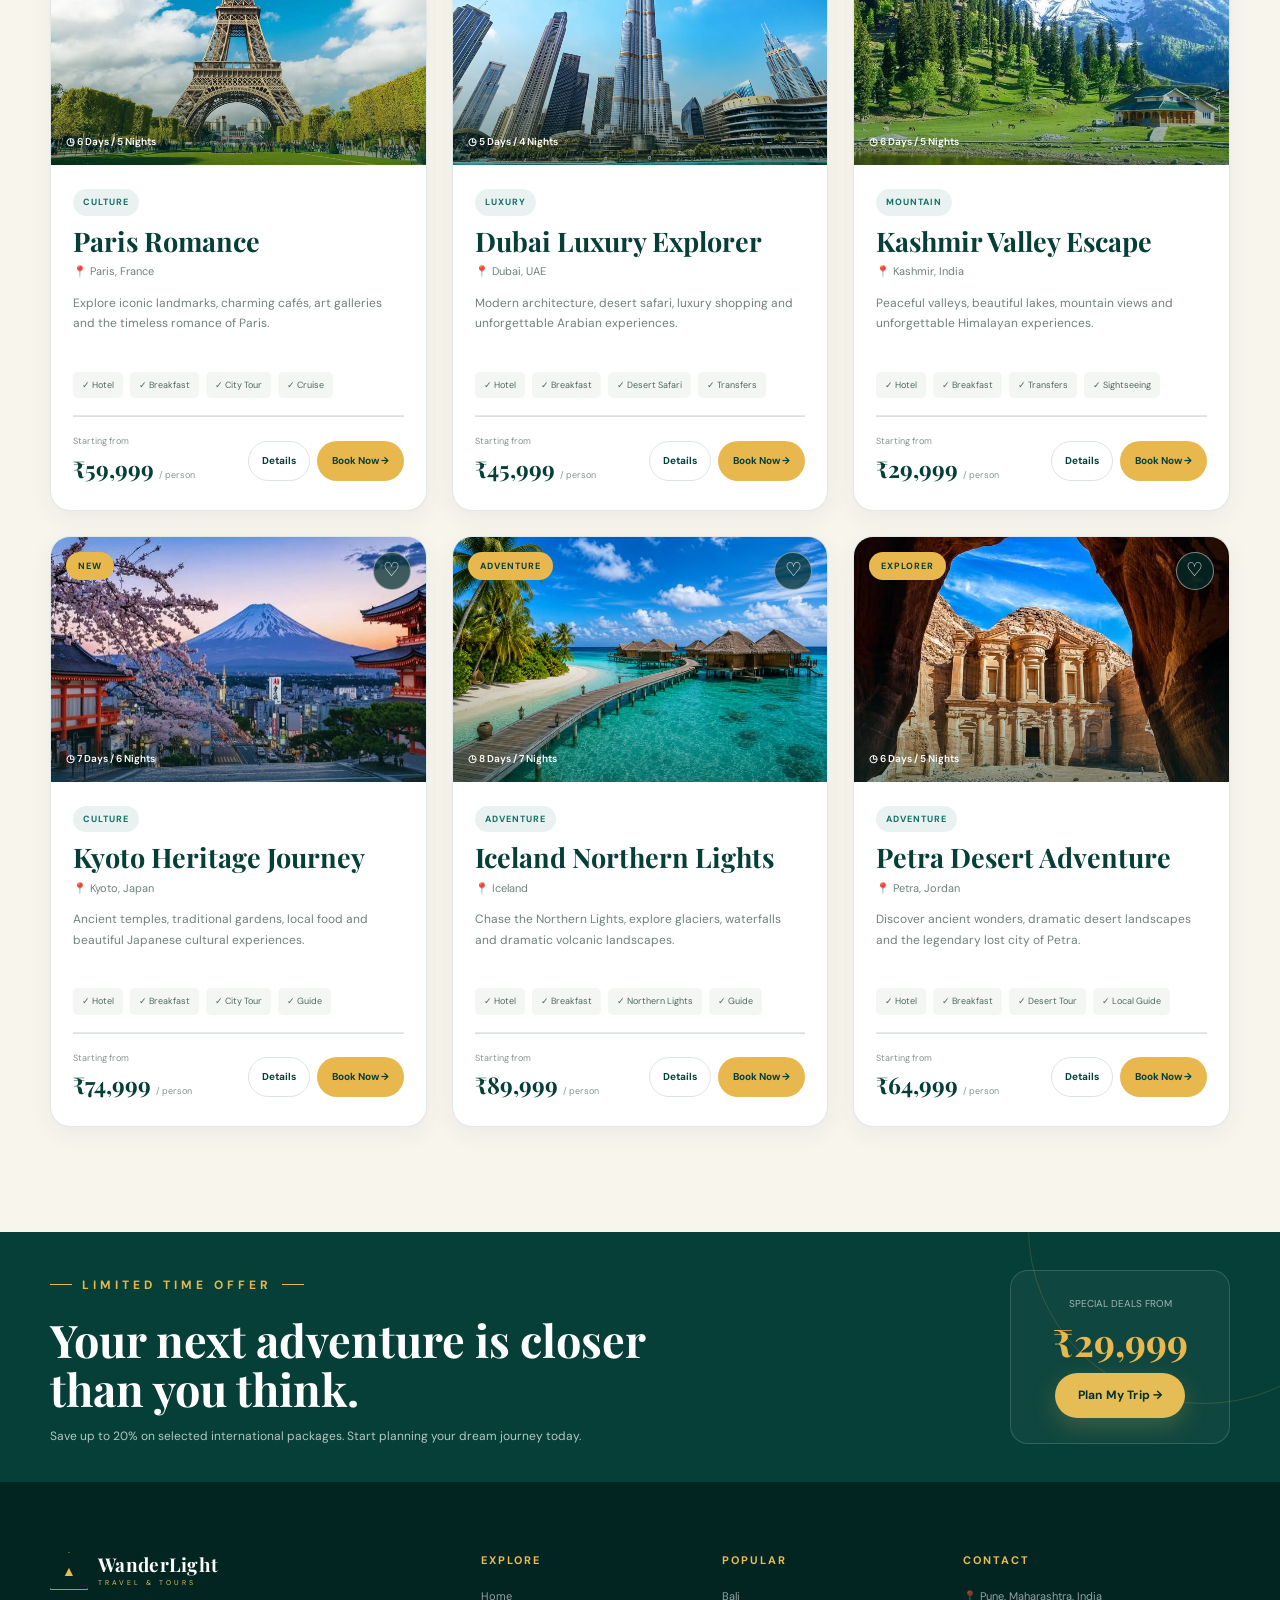
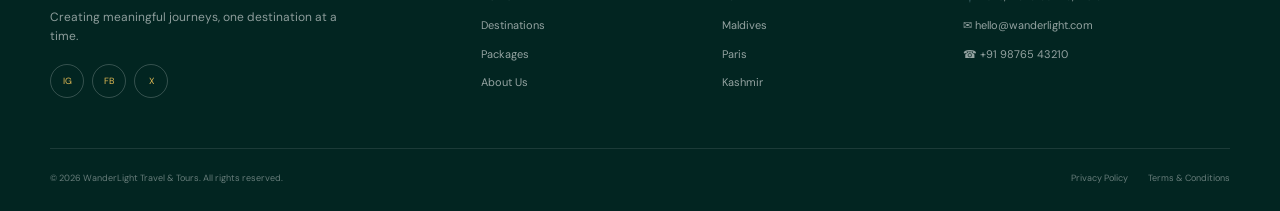
<file: packages.html>
<!DOCTYPE html>
<html lang="en">

<head>

    <meta charset="UTF-8">

    <meta
        name="viewport"
        content="width=device-width, initial-scale=1.0">

    <meta
        name="description"
        content="Explore curated travel packages from WanderLight Travel & Tours.">

    <title>Travel Packages | WanderLight</title>


    <!-- GOOGLE FONTS -->

    <link rel="preconnect" href="https://fonts.googleapis.com">

    <link
        rel="preconnect"
        href="https://fonts.gstatic.com"
        crossorigin>

    <link
        href="https://fonts.googleapis.com/css2?family=DM+Sans:wght@400;500;600;700&family=Playfair+Display:wght@500;600;700&family=Yellowtail&display=swap"
        rel="stylesheet">


    <!-- MAIN CSS -->

    <link
        rel="stylesheet"
        href="css/style.css">


    <style>

        /* =====================================================
           PACKAGES PAGE
        ===================================================== */

        .packages-hero {

            min-height: 470px;

            display: flex;

            align-items: center;

            position: relative;

            overflow: hidden;

            color: #fff;

background:
    linear-gradient(
        90deg,
        rgba(3, 47, 43, .95),
        rgba(3, 47, 43, .68),
        rgba(3, 47, 43, .25)
    ),
    url("images/hero-banner.jpg");

background-size: cover;
background-position: center;

        }


        .packages-hero-content {

            max-width: 700px;

            padding-top: 65px;

            position: relative;

            z-index: 2;

            animation:
                packageHeroIn .9s ease both;

        }


        @keyframes packageHeroIn {

            from {

                opacity: 0;

                transform:
                    translateY(35px);

            }

            to {

                opacity: 1;

                transform:
                    translateY(0);

            }

        }


        .packages-hero h1 {

            font-family:
                "Playfair Display",
                serif;

            font-size:
                clamp(45px, 6vw, 72px);

            line-height: 1.02;

            margin:
                12px 0 18px;

        }


        .packages-hero h1 span {

            display: block;

            color:
                #e9bd52;

            font-family:
                "Yellowtail",
                cursive;

            font-weight: 400;

        }


        .packages-hero p {

            max-width: 570px;

            color:
                rgba(255,255,255,.78);

            line-height: 1.7;

            font-size: 14px;

        }


        /* =====================================================
           PACKAGE FILTER BOX
        ===================================================== */

        .packages-controls {

            margin-top: -48px;

            position: relative;

            z-index: 10;

        }


        .package-filter-box {

            background: #fff;

            padding: 22px;

            border-radius: 22px;

            border:
                1px solid
                rgba(10,70,64,.12);

            box-shadow:
                0 18px 50px rgba(0,0,0,.12);

        }


        .package-filter-top {

            display: grid;

            grid-template-columns:
                1fr 200px;

            gap: 15px;

            margin-bottom: 18px;

        }


        .package-search {

            position: relative;

        }


        .package-search-icon {

            position: absolute;

            left: 18px;

            top: 50%;

            transform:
                translateY(-50%);

            font-size: 18px;

            color:
                #146f65;

        }


        .package-search input {

            width: 100%;

            height: 50px;

            border:
                1px solid
                #dce4e1;

            border-radius: 50px;

            outline: none;

            padding:
                0 20px 0 48px;

            font-family:
                "DM Sans",
                sans-serif;

            color:
                #163d38;

        }


        .package-search input:focus {

            border-color:
                #146f65;

            box-shadow:
                0 0 0 4px
                rgba(20,111,101,.08);

        }


        .package-sort {

            height: 50px;

            border:
                1px solid
                #dce4e1;

            border-radius: 50px;

            padding:
                0 16px;

            outline: none;

            color:
                #163d38;

            background: #fff;

            cursor: pointer;

        }


        .package-filter-row {

            display: flex;

            align-items: center;

            flex-wrap: wrap;

            gap: 9px;

        }


        .filter-title {

            font-size: 10px;

            font-weight: 700;

            letter-spacing: 1.4px;

            text-transform: uppercase;

            color:
                #71807d;

            margin-right: 5px;

        }


        .package-filter {

            border:
                1px solid
                #dce4e1;

            background: #fff;

            color:
                #174a43;

            border-radius: 50px;

            padding:
                9px 16px;

            font-size: 11px;

            font-weight: 600;

            cursor: pointer;

            transition:
                .25s ease;

        }


        .package-filter:hover {

            transform:
                translateY(-2px);

            border-color:
                #146f65;

        }


        .package-filter.active {

            color: #fff;

            background:
                #063f38;

            border-color:
                #063f38;

        }


        /* =====================================================
           PACKAGE SECTION
        ===================================================== */

        .packages-section {

            background:
                #f8f5ed;

        }


        .packages-heading {

            display: flex;

            align-items: end;

            justify-content: space-between;

            gap: 30px;

            margin-bottom: 30px;

        }


        .packages-heading h2 {

            font-family:
                "Playfair Display",
                serif;

            color:
                #073f38;

            font-size:
                clamp(32px, 4vw, 48px);

            line-height: 1.1;

            margin-top: 8px;

        }


        .packages-heading p {

            max-width: 430px;

            color:
                #71807d;

            font-size: 12px;

            line-height: 1.7;

        }


        .package-results {

            font-size: 12px;

            color:
                #71807d;

            margin-bottom: 22px;

        }


        .package-results strong {

            color:
                #063f38;

        }


        /* =====================================================
           PACKAGE GRID
        ===================================================== */

        .package-grid {

            display: grid;

            grid-template-columns:
                repeat(3, 1fr);

            gap: 25px;

        }


        .package-card {

            background:
                #fff;

            border:
                1px solid
                rgba(10,70,64,.12);

            border-radius: 20px;

            overflow: hidden;

            box-shadow:
                0 7px 25px rgba(4,49,44,.06);

            transition:
                transform .35s ease,
                box-shadow .35s ease;

        }


        .package-card:hover {

            transform:
                translateY(-9px);

            box-shadow:
                0 20px 45px rgba(4,49,44,.13);

        }


        .package-image {

            height: 245px;

            position: relative;

            overflow: hidden;

        }


        .package-image img {

            width: 100%;

            height: 100%;

            object-fit: cover;

            transition:
                transform .7s ease;

        }


        .package-card:hover
        .package-image img {

            transform:
                scale(1.08);

        }


        .package-image::after {

            content: "";

            position: absolute;

            inset: 0;

            background:
                linear-gradient(
                    transparent 45%,
                    rgba(3,47,43,.48)
                );

        }


        .package-badge {

            position: absolute;

            z-index: 2;

            top: 15px;

            left: 15px;

            background:
                #e8b84e;

            color:
                #073f38;

            padding:
                7px 12px;

            border-radius: 50px;

            font-size: 9px;

            font-weight: 700;

            text-transform:
                uppercase;

            letter-spacing:
                1px;

        }


        .package-favorite {

            position: absolute;

            z-index: 3;

            right: 15px;

            top: 15px;

            width: 38px;

            height: 38px;

            border-radius: 50%;

            border:
                1px solid
                rgba(255,255,255,.45);

            background:
                rgba(3,47,43,.72);

            color: #fff;

            cursor: pointer;

            font-size: 19px;

            display: grid;

            place-items: center;

            transition:
                .25s ease;

        }


        .package-favorite:hover,
        .package-favorite.active {

            background:
                #e8b84e;

            color:
                #063f38;

            transform:
                scale(1.08);

        }


        .package-duration {

            position: absolute;

            z-index: 3;

            left: 15px;

            bottom: 15px;

            color: #fff;

            font-size: 10px;

            font-weight: 600;

        }


        .package-body {

            padding:
                22px;

        }


        .package-category {

            display: inline-block;

            color:
                #146f65;

            background:
                rgba(20,111,101,.09);

            border-radius: 50px;

            padding:
                6px 10px;

            font-size: 9px;

            font-weight: 700;

            text-transform:
                uppercase;

            letter-spacing:
                1px;

            margin-bottom: 11px;

        }


        .package-body h3 {

            font-family:
                "Playfair Display",
                serif;

            color:
                #063f38;

            font-size: 27px;

            margin-bottom: 7px;

            line-height: 1.1;

        }


        .package-location {

            color:
                #71807d;

            font-size: 11px;

            margin-bottom: 12px;

        }


        .package-description {

            color:
                #71807d;

            font-size: 12px;

            line-height: 1.7;

            min-height: 61px;

            margin-bottom: 16px;

        }


        .package-inclusions {

            display: flex;

            flex-wrap: wrap;

            gap: 7px;

            padding-bottom: 17px;

            border-bottom:
                1px solid
                #e4e9e6;

        }


        .inclusion {

            padding:
                6px 9px;

            background:
                #f4f6f3;

            color:
                #506762;

            border-radius: 5px;

            font-size: 9px;

        }


        .package-bottom {

            display: flex;

            align-items: center;

            justify-content: space-between;

            gap: 12px;

            padding-top: 17px;

        }


        .package-price small {

            display: block;

            color:
                #87938f;

            font-size: 9px;

            margin-bottom: 2px;

        }


        .package-price strong {

            color:
                #063f38;

            font-family:
                "Playfair Display",
                serif;

            font-size: 23px;

        }


        .package-price span {

            color:
                #87938f;

            font-size: 9px;

        }


        .package-actions {

            display: flex;

            gap: 7px;

        }


        .package-view {

            height: 40px;

            padding:
                0 13px;

            border-radius: 50px;

            border:
                1px solid
                #dce4e1;

            background:
                #fff;

            color:
                #063f38;

            font-size: 10px;

            font-weight: 700;

            text-decoration: none;

            display: inline-flex;

            align-items: center;

            justify-content: center;

            transition:
                .25s ease;

        }


        .package-view:hover {

            background:
                #f3f5f2;

        }


        .package-book {

            height: 40px;

            padding:
                0 15px;

            border-radius: 50px;

            background:
                #e8b84e;

            color:
                #063f38;

            font-size: 10px;

            font-weight: 700;

            text-decoration: none;

            display: inline-flex;

            align-items: center;

            justify-content: center;

            transition:
                .25s ease;

        }


        .package-book:hover {

            transform:
                translateY(-2px);

            box-shadow:
                0 7px 18px
                rgba(232,184,78,.25);

        }


        /* =====================================================
           NO RESULTS
        ===================================================== */

        .package-no-results {

            display: none;

            text-align: center;

            padding:
                80px 20px;

        }


        .package-no-results.show {

            display: block;

        }


        .package-no-results-icon {

            width: 72px;

            height: 72px;

            display: grid;

            place-items: center;

            margin:
                0 auto 20px;

            border-radius: 50%;

            background:
                rgba(20,111,101,.08);

            color:
                #146f65;

            font-size: 28px;

        }


        .package-no-results h3 {

            font-family:
                "Playfair Display",
                serif;

            color:
                #063f38;

            font-size: 28px;

            margin-bottom: 8px;

        }


        .package-no-results p {

            color:
                #71807d;

            font-size: 13px;

        }


        /* =====================================================
           SPECIAL OFFER BANNER
        ===================================================== */

        .package-offer {

            background:
                #063f38;

            overflow: hidden;

            position: relative;

            color: #fff;

        }


        .package-offer::before {

            content: "";

            position: absolute;

            width: 350px;

            height: 350px;

            border-radius: 50%;

            border:
                1px solid
                rgba(232,184,78,.18);

            right: -100px;

            top: -180px;

        }


        .package-offer-inner {

            min-height: 250px;

            display: flex;

            align-items: center;

            justify-content: space-between;

            gap: 30px;

            position: relative;

            z-index: 2;

        }


        .offer-copy {

            max-width: 650px;

        }


        .offer-copy .eyebrow {

            color:
                #e8b84e;

        }


        .offer-copy h2 {

            font-family:
                "Playfair Display",
                serif;

            font-size:
                clamp(30px, 4vw, 45px);

            line-height: 1.1;

            margin:
                8px 0 12px;

        }


        .offer-copy p {

            color:
                rgba(255,255,255,.7);

            font-size: 12px;

            line-height: 1.7;

        }


        .offer-price {

            min-width: 220px;

            text-align: center;

            padding: 25px;

            border:
                1px solid
                rgba(255,255,255,.15);

            border-radius: 18px;

            background:
                rgba(255,255,255,.04);

        }


        .offer-price small {

            display: block;

            color:
                rgba(255,255,255,.6);

            font-size: 10px;

        }


        .offer-price strong {

            display: block;

            color:
                #e8b84e;

            font-family:
                "Playfair Display",
                serif;

            font-size: 38px;

        }


        /* =====================================================
           RESPONSIVE
        ===================================================== */

        @media (max-width: 1000px) {

            .package-grid {

                grid-template-columns:
                    repeat(2, 1fr);

            }

        }


        @media (max-width: 760px) {

            .packages-hero {

                min-height: 420px;

            }


            .package-filter-top {

                grid-template-columns: 1fr;

            }


            .packages-heading {

                display: block;

            }


            .packages-heading p {

                margin-top: 12px;

            }


            .package-offer-inner {

                padding-top: 35px;

                padding-bottom: 35px;

                flex-direction: column;

                align-items: flex-start;

            }

        }


        @media (max-width: 560px) {

            .package-grid {

                grid-template-columns: 1fr;

            }


            .package-filter-box {

                padding: 16px;

                border-radius: 17px;

            }


            .packages-hero h1 {

                font-size: 45px;

            }


            .package-image {

                height: 250px;

            }


            .package-bottom {

                align-items: flex-end;

            }


            .package-actions {

                flex-direction: column;

            }


            .package-view,
            .package-book {

                width: 100%;

            }

        }

    </style>

</head>


<body>


<!-- =====================================================
     HEADER
====================================================== -->

<header
    class="header"
    id="header">

    <div class="container nav-container">


        <a
            href="index.html"
            class="logo">

            <span class="logo-mark">
                ▲
            </span>

            <span class="logo-text">

                <strong>
                    WanderLight
                </strong>

                <small>
                    TRAVEL & TOURS
                </small>

            </span>

        </a>


        <nav
            class="navbar"
            id="navbar">

            <a
                href="index.html"
                class="nav-link">

                Home

            </a>


            <a
                href="destinations.html"
                class="nav-link">

                Destinations

            </a>


            <a
                href="packages.html"
                class="nav-link active">

                Packages

            </a>


            <a
                href="about.html"
                class="nav-link">

                About

            </a>


            <a
                href="contact.html"
                class="nav-link">

                Contact

            </a>
            <a href="cart.html" class="nav-cart">
              ♡ My Trips
            </a>

        </nav>


        <div class="nav-actions">

            <button
                type="button"
                class="icon-btn search-toggle"
                id="searchToggle"
                aria-label="Search">

                ⌕

            </button>


            <button
                type="button"
                class="menu-toggle"
                id="menuToggle"
                aria-label="Open menu"
                aria-expanded="false">

                <span></span>

                <span></span>

                <span></span>

            </button>


            <a
                href="booking.html"
                class="btn btn-primary nav-btn">

                Plan Your Trip

                <span>
                    →
                </span>

            </a>

        </div>

    </div>


    <div
        class="search-panel"
        id="searchPanel">

        <div class="container search-inner">

            <form
                action="packages.html"
                method="GET"
                class="search-form">

                <span class="search-icon">
                    ⌕
                </span>

                <input
                    type="search"
                    name="search"
                    placeholder="Search travel packages..."
                    id="globalSearch">

                <button
                    type="submit"
                    class="btn btn-primary">

                    Search

                </button>

            </form>

        </div>

    </div>

</header>



<main>


<!-- =====================================================
     HERO
====================================================== -->

<section class="packages-hero">

    <div class="container packages-hero-content">

        <p class="eyebrow light">
            CURATED JOURNEYS • BEAUTIFUL MEMORIES
        </p>

        <h1>

            Travel More.
            <span>
                Feel More.
            </span>

        </h1>

        <p>

            From relaxing island escapes to
            unforgettable mountain adventures,
            choose a journey designed around
            the way you love to travel.

        </p>

    </div>

</section>



<!-- =====================================================
     FILTERS
====================================================== -->

<section class="packages-controls">

    <div class="container">

        <div class="package-filter-box">


            <div class="package-filter-top">


                <div class="package-search">

                    <span class="package-search-icon">
                        ⌕
                    </span>

                    <input
                        type="search"
                        id="packageSearch"
                        placeholder="Search packages, destinations or experiences...">

                </div>


                <select
                    id="packageSort"
                    class="package-sort">

                    <option value="default">
                        Sort Packages
                    </option>

                    <option value="price-low">
                        Price: Low to High
                    </option>

                    <option value="price-high">
                        Price: High to Low
                    </option>

                    <option value="duration-short">
                        Shortest Duration
                    </option>

                    <option value="duration-long">
                        Longest Duration
                    </option>

                    <option value="name-a">
                        Name: A to Z
                    </option>

                </select>

            </div>


            <div class="package-filter-row">

                <span class="filter-title">
                    Category:
                </span>


                <button
                    type="button"
                    class="package-filter active"
                    data-category="all">

                    All

                </button>


                <button
                    type="button"
                    class="package-filter"
                    data-category="beach">

                    Beach Escapes

                </button>


                <button
                    type="button"
                    class="package-filter"
                    data-category="mountain">

                    Mountain

                </button>


                <button
                    type="button"
                    class="package-filter"
                    data-category="culture">

                    Culture

                </button>


                <button
                    type="button"
                    class="package-filter"
                    data-category="adventure">

                    Adventure

                </button>


                <button
                    type="button"
                    class="package-filter"
                    data-category="luxury">

                    Luxury

                </button>

            </div>

        </div>

    </div>

</section>



<!-- =====================================================
     PACKAGES
====================================================== -->

<section class="section packages-section">

    <div class="container">


        <div class="packages-heading">

            <div>

                <p class="eyebrow">
                    OUR COLLECTION
                </p>

                <h2>
                    Journeys Worth
                    <br>
                    Remembering
                </h2>

            </div>


            <p>

                Carefully planned itineraries,
                handpicked stays and experiences
                that turn a simple holiday into
                a story you'll remember forever.

            </p>

        </div>


        <p
            class="package-results"
            id="packageResults">

            Showing
            <strong>9</strong>
            travel packages

        </p>


        <div
            class="package-grid"
            id="packageGrid">


            <!-- =================================================
                 PACKAGE 01
            ================================================== -->

            <article
                class="package-card"
                data-name="Bali Bliss Escape"
                data-category="beach"
                data-price="39999"
                data-duration="5">


                <div class="package-image">

                    <img
                        src="images/home-bali.jpg"
                        alt="Bali Bliss Escape"
                        loading="lazy">

                    <span class="package-badge">
                        Best Seller
                    </span>

                    <button
                        type="button"
                        class="package-favorite favorite-package"
                        aria-label="Favorite Bali package">

                        ♡

                    </button>

                    <span class="package-duration">
                        ◷ 5 Days / 4 Nights
                    </span>

                </div>


                <div class="package-body">

                    <span class="package-category">
                        Beach Escape
                    </span>

                    <h3>
                        Bali Bliss Escape
                    </h3>

                    <div class="package-location">
                        📍 Bali, Indonesia
                    </div>

                    <p class="package-description">

                        Tropical beaches, temple visits,
                        sunset experiences and a relaxing
                        island getaway.

                    </p>


                    <div class="package-inclusions">

                        <span class="inclusion">
                            ✓ Hotel
                        </span>

                        <span class="inclusion">
                            ✓ Breakfast
                        </span>

                        <span class="inclusion">
                            ✓ Transfers
                        </span>

                        <span class="inclusion">
                            ✓ Sightseeing
                        </span>

                    </div>


                    <div class="package-bottom">

                        <div class="package-price">

                            <small>
                                Starting from
                            </small>

                            <strong>
                                ₹39,999
                            </strong>

                            <span>
                                / person
                            </span>

                        </div>


                        <div class="package-actions">

                            <a
                                href="package-details.html?id=bali"
                                class="package-view">

                                Details

                            </a>

                            <a
                                href="booking.html?package=bali"
                                class="package-book">

                                Book Now →

                            </a>

                        </div>

                    </div>

                </div>

            </article>



            <!-- =================================================
                 PACKAGE 02
            ================================================== -->

            <article
                class="package-card"
                data-name="Swiss Alpine Dream"
                data-category="mountain"
                data-price="79999"
                data-duration="7">


                <div class="package-image">

                    <img
                        src="images/home-switzerland.jpg"
                        alt="Swiss Alpine Dream"
                        loading="lazy">

                    <span class="package-badge">
                        Premium
                    </span>

                    <button
                        type="button"
                        class="package-favorite favorite-package"
                        aria-label="Favorite Switzerland package">

                        ♡

                    </button>

                    <span class="package-duration">
                        ◷ 7 Days / 6 Nights
                    </span>

                </div>


                <div class="package-body">

                    <span class="package-category">
                        Mountain
                    </span>

                    <h3>
                        Swiss Alpine Dream
                    </h3>

                    <div class="package-location">
                        📍 Switzerland
                    </div>

                    <p class="package-description">

                        Scenic train journeys, mountain
                        villages, snow-covered peaks and
                        breathtaking Alpine views.

                    </p>


                    <div class="package-inclusions">

                        <span class="inclusion">
                            ✓ Hotel
                        </span>

                        <span class="inclusion">
                            ✓ Breakfast
                        </span>

                        <span class="inclusion">
                            ✓ Train Pass
                        </span>

                        <span class="inclusion">
                            ✓ Guide
                        </span>

                    </div>


                    <div class="package-bottom">

                        <div class="package-price">

                            <small>
                                Starting from
                            </small>

                            <strong>
                                ₹79,999
                            </strong>

                            <span>
                                / person
                            </span>

                        </div>


                        <div class="package-actions">

                            <a
                                href="package-details.html?id=switzerland"
                                class="package-view">

                                Details

                            </a>

                            <a
                                href="booking.html?package=switzerland"
                                class="package-book">

                                Book Now →

                            </a>

                        </div>

                    </div>

                </div>

            </article>



            <!-- =================================================
                 PACKAGE 03
            ================================================== -->

            <article
                class="package-card"
                data-name="Maldives Island Retreat"
                data-category="luxury"
                data-price="69999"
                data-duration="5">


                <div class="package-image">

                    <img
                        src="images/home-maldives.jpg"
                        alt="Maldives Island Retreat"
                        loading="lazy">

                    <span class="package-badge">
                        Luxury
                    </span>

                    <button
                        type="button"
                        class="package-favorite favorite-package"
                        aria-label="Favorite Maldives package">

                        ♡

                    </button>

                    <span class="package-duration">
                        ◷ 5 Days / 4 Nights
                    </span>

                </div>


                <div class="package-body">

                    <span class="package-category">
                        Luxury
                    </span>

                    <h3>
                        Maldives Island Retreat
                    </h3>

                    <div class="package-location">
                        📍 Maldives
                    </div>

                    <p class="package-description">

                        Stay beside crystal-clear waters,
                        enjoy island dining and experience
                        a peaceful tropical escape.

                    </p>


                    <div class="package-inclusions">

                        <span class="inclusion">
                            ✓ Resort
                        </span>

                        <span class="inclusion">
                            ✓ Breakfast
                        </span>

                        <span class="inclusion">
                            ✓ Speedboat
                        </span>

                        <span class="inclusion">
                            ✓ Cruise
                        </span>

                    </div>


                    <div class="package-bottom">

                        <div class="package-price">

                            <small>
                                Starting from
                            </small>

                            <strong>
                                ₹69,999
                            </strong>

                            <span>
                                / person
                            </span>

                        </div>


                        <div class="package-actions">

                            <a
                                href="package-details.html?id=maldives"
                                class="package-view">

                                Details

                            </a>

                            <a
                                href="booking.html?package=maldives"
                                class="package-book">

                                Book Now →

                            </a>

                        </div>

                    </div>

                </div>

            </article>



            <!-- =================================================
                 PACKAGE 04
            ================================================== -->

            <article
                class="package-card"
                data-name="Paris Romance"
                data-category="culture"
                data-price="59999"
                data-duration="6">


                <div class="package-image">

                    <img
                        src="images/destination-paris.jpg"
                        alt="Paris Romance"
                        loading="lazy">

                    <span class="package-badge">
                        Romantic
                    </span>

                    <button
                        type="button"
                        class="package-favorite favorite-package"
                        aria-label="Favorite Paris package">

                        ♡

                    </button>

                    <span class="package-duration">
                        ◷ 6 Days / 5 Nights
                    </span>

                </div>


                <div class="package-body">

                    <span class="package-category">
                        Culture
                    </span>

                    <h3>
                        Paris Romance
                    </h3>

                    <div class="package-location">
                        📍 Paris, France
                    </div>

                    <p class="package-description">

                        Explore iconic landmarks, charming
                        cafés, art galleries and the timeless
                        romance of Paris.

                    </p>


                    <div class="package-inclusions">

                        <span class="inclusion">
                            ✓ Hotel
                        </span>

                        <span class="inclusion">
                            ✓ Breakfast
                        </span>

                        <span class="inclusion">
                            ✓ City Tour
                        </span>

                        <span class="inclusion">
                            ✓ Cruise
                        </span>

                    </div>


                    <div class="package-bottom">

                        <div class="package-price">

                            <small>
                                Starting from
                            </small>

                            <strong>
                                ₹59,999
                            </strong>

                            <span>
                                / person
                            </span>

                        </div>


                        <div class="package-actions">

                            <a
                                href="package-details.html?id=paris"
                                class="package-view">

                                Details

                            </a>

                            <a
                                href="booking.html?package=paris"
                                class="package-book">

                                Book Now →

                            </a>

                        </div>

                    </div>

                </div>

            </article>



            <!-- =================================================
                 PACKAGE 05
            ================================================== -->

            <article
                class="package-card"
                data-name="Dubai Luxury Explorer"
                data-category="luxury"
                data-price="45999"
                data-duration="5">


                <div class="package-image">

                    <img
                        src="images/destination-dubai.jpg"
                        alt="Dubai Luxury Explorer"
                        loading="lazy">

                    <span class="package-badge">
                        Popular
                    </span>

                    <button
                        type="button"
                        class="package-favorite favorite-package"
                        aria-label="Favorite Dubai package">

                        ♡

                    </button>

                    <span class="package-duration">
                        ◷ 5 Days / 4 Nights
                    </span>

                </div>


                <div class="package-body">

                    <span class="package-category">
                        Luxury
                    </span>

                    <h3>
                        Dubai Luxury Explorer
                    </h3>

                    <div class="package-location">
                        📍 Dubai, UAE
                    </div>

                    <p class="package-description">

                        Modern architecture, desert safari,
                        luxury shopping and unforgettable
                        Arabian experiences.

                    </p>


                    <div class="package-inclusions">

                        <span class="inclusion">
                            ✓ Hotel
                        </span>

                        <span class="inclusion">
                            ✓ Breakfast
                        </span>

                        <span class="inclusion">
                            ✓ Desert Safari
                        </span>

                        <span class="inclusion">
                            ✓ Transfers
                        </span>

                    </div>


                    <div class="package-bottom">

                        <div class="package-price">

                            <small>
                                Starting from
                            </small>

                            <strong>
                                ₹45,999
                            </strong>

                            <span>
                                / person
                            </span>

                        </div>


                        <div class="package-actions">

                            <a
                                href="package-details.html?id=dubai"
                                class="package-view">

                                Details

                            </a>

                            <a
                                href="booking.html?package=dubai"
                                class="package-book">

                                Book Now →

                            </a>

                        </div>

                    </div>

                </div>

            </article>



            <!-- =================================================
                 PACKAGE 06
            ================================================== -->

            <article
                class="package-card"
                data-name="Kashmir Valley Escape"
                data-category="mountain"
                data-price="29999"
                data-duration="6">


                <div class="package-image">

                    <img
                        src="images/home-kashmir.jpg"
                        alt="Kashmir Valley Escape"
                        loading="lazy">

                    <span class="package-badge">
                        India Special
                    </span>

                    <button
                        type="button"
                        class="package-favorite favorite-package"
                        aria-label="Favorite Kashmir package">

                        ♡

                    </button>

                    <span class="package-duration">
                        ◷ 6 Days / 5 Nights
                    </span>

                </div>


                <div class="package-body">

                    <span class="package-category">
                        Mountain
                    </span>

                    <h3>
                        Kashmir Valley Escape
                    </h3>

                    <div class="package-location">
                        📍 Kashmir, India
                    </div>

                    <p class="package-description">

                        Peaceful valleys, beautiful lakes,
                        mountain views and unforgettable
                        Himalayan experiences.

                    </p>


                    <div class="package-inclusions">

                        <span class="inclusion">
                            ✓ Hotel
                        </span>

                        <span class="inclusion">
                            ✓ Breakfast
                        </span>

                        <span class="inclusion">
                            ✓ Transfers
                        </span>

                        <span class="inclusion">
                            ✓ Sightseeing
                        </span>

                    </div>


                    <div class="package-bottom">

                        <div class="package-price">

                            <small>
                                Starting from
                            </small>

                            <strong>
                                ₹29,999
                            </strong>

                            <span>
                                / person
                            </span>

                        </div>


                        <div class="package-actions">

                            <a
                                href="package-details.html?id=kashmir"
                                class="package-view">

                                Details

                            </a>

                            <a
                                href="booking.html?package=kashmir"
                                class="package-book">

                                Book Now →

                            </a>

                        </div>

                    </div>

                </div>

            </article>



            <!-- =================================================
                 PACKAGE 07
            ================================================== -->

            <article
                class="package-card"
                data-name="Kyoto Heritage Journey"
                data-category="culture"
                data-price="74999"
                data-duration="7">


                <div class="package-image">

                    <img
                        src="images/kyoto-japan.jpg"
                        alt="Kyoto Heritage Journey"
                        loading="lazy">

                    <span class="package-badge">
                        New
                    </span>

                    <button
                        type="button"
                        class="package-favorite favorite-package"
                        aria-label="Favorite Kyoto package">

                        ♡

                    </button>

                    <span class="package-duration">
                        ◷ 7 Days / 6 Nights
                    </span>

                </div>


                <div class="package-body">

                    <span class="package-category">
                        Culture
                    </span>

                    <h3>
                        Kyoto Heritage Journey
                    </h3>

                    <div class="package-location">
                        📍 Kyoto, Japan
                    </div>

                    <p class="package-description">

                        Ancient temples, traditional gardens,
                        local food and beautiful Japanese
                        cultural experiences.

                    </p>


                    <div class="package-inclusions">

                        <span class="inclusion">
                            ✓ Hotel
                        </span>

                        <span class="inclusion">
                            ✓ Breakfast
                        </span>

                        <span class="inclusion">
                            ✓ City Tour
                        </span>

                        <span class="inclusion">
                            ✓ Guide
                        </span>

                    </div>


                    <div class="package-bottom">

                        <div class="package-price">

                            <small>
                                Starting from
                            </small>

                            <strong>
                                ₹74,999
                            </strong>

                            <span>
                                / person
                            </span>

                        </div>


                        <div class="package-actions">

                            <a
                                href="package-details.html?id=kyoto"
                                class="package-view">

                                Details

                            </a>

                            <a
                                href="booking.html?package=kyoto"
                                class="package-book">

                                Book Now →

                            </a>

                        </div>

                    </div>

                </div>

            </article>



            <!-- =================================================
                 PACKAGE 08
            ================================================== -->

            <article
                class="package-card"
                data-name="Iceland Northern Lights"
                data-category="adventure"
                data-price="89999"
                data-duration="8">


                <div class="package-image">

                    <img
                        src="images/iceland-northern-lights.jpg"
                        alt="Iceland Northern Lights"
                        loading="lazy">

                    <span class="package-badge">
                        Adventure
                    </span>

                    <button
                        type="button"
                        class="package-favorite favorite-package"
                        aria-label="Favorite Iceland package">

                        ♡

                    </button>

                    <span class="package-duration">
                        ◷ 8 Days / 7 Nights
                    </span>

                </div>


                <div class="package-body">

                    <span class="package-category">
                        Adventure
                    </span>

                    <h3>
                        Iceland Northern Lights
                    </h3>

                    <div class="package-location">
                        📍 Iceland
                    </div>

                    <p class="package-description">

                        Chase the Northern Lights, explore
                        glaciers, waterfalls and dramatic
                        volcanic landscapes.

                    </p>


                    <div class="package-inclusions">

                        <span class="inclusion">
                            ✓ Hotel
                        </span>

                        <span class="inclusion">
                            ✓ Breakfast
                        </span>

                        <span class="inclusion">
                            ✓ Northern Lights
                        </span>

                        <span class="inclusion">
                            ✓ Guide
                        </span>

                    </div>


                    <div class="package-bottom">

                        <div class="package-price">

                            <small>
                                Starting from
                            </small>

                            <strong>
                                ₹89,999
                            </strong>

                            <span>
                                / person
                            </span>

                        </div>


                        <div class="package-actions">

                            <a
                                href="package-details.html?id=iceland"
                                class="package-view">

                                Details

                            </a>

                            <a
                                href="booking.html?package=iceland"
                                class="package-book">

                                Book Now →

                            </a>

                        </div>

                    </div>

                </div>

            </article>



            <!-- =================================================
                 PACKAGE 09
            ================================================== -->

            <article
                class="package-card"
                data-name="Petra Desert Adventure"
                data-category="adventure"
                data-price="64999"
                data-duration="6">


                <div class="package-image">

                    <img
                        src="images/petra-jordan.jpg"
                        alt="Petra Desert Adventure"
                        loading="lazy">

                    <span class="package-badge">
                        Explorer
                    </span>

                    <button
                        type="button"
                        class="package-favorite favorite-package"
                        aria-label="Favorite Petra package">

                        ♡

                    </button>

                    <span class="package-duration">
                        ◷ 6 Days / 5 Nights
                    </span>

                </div>


                <div class="package-body">

                    <span class="package-category">
                        Adventure
                    </span>

                    <h3>
                        Petra Desert Adventure
                    </h3>

                    <div class="package-location">
                        📍 Petra, Jordan
                    </div>

                    <p class="package-description">

                        Discover ancient wonders, dramatic
                        desert landscapes and the legendary
                        lost city of Petra.

                    </p>


                    <div class="package-inclusions">

                        <span class="inclusion">
                            ✓ Hotel
                        </span>

                        <span class="inclusion">
                            ✓ Breakfast
                        </span>

                        <span class="inclusion">
                            ✓ Desert Tour
                        </span>

                        <span class="inclusion">
                            ✓ Local Guide
                        </span>

                    </div>


                    <div class="package-bottom">

                        <div class="package-price">

                            <small>
                                Starting from
                            </small>

                            <strong>
                                ₹64,999
                            </strong>

                            <span>
                                / person
                            </span>

                        </div>


                        <div class="package-actions">

                            <a
                                href="package-details.html?id=petra"
                                class="package-view">

                                Details

                            </a>

                            <a
                                href="booking.html?package=petra"
                                class="package-book">

                                Book Now →

                            </a>

                        </div>

                    </div>

                </div>

            </article>


        </div>


        <!-- NO RESULTS -->

        <div
            class="package-no-results"
            id="packageNoResults">

            <div class="package-no-results-icon">
                ⌕
            </div>

            <h3>
                No packages found
            </h3>

            <p>
                Try another destination,
                category or search term.
            </p>

        </div>

    </div>

</section>



<!-- =====================================================
     SPECIAL OFFER
====================================================== -->

<section class="section-sm package-offer">

    <div class="container package-offer-inner">


        <div class="offer-copy">

            <p class="eyebrow">
                LIMITED TIME OFFER
            </p>

            <h2>
                Your next adventure
                is closer than you think.
            </h2>

            <p>

                Save up to 20% on selected
                international packages.
                Start planning your dream journey today.

            </p>

        </div>


        <div class="offer-price">

            <small>
                SPECIAL DEALS FROM
            </small>

            <strong>
                ₹29,999
            </strong>

            <a
                href="booking.html"
                class="btn btn-primary">

                Plan My Trip →

            </a>

        </div>

    </div>

</section>


</main>



<!-- =====================================================
     FOOTER
====================================================== -->

<footer class="footer">

    <div class="container">

        <div class="footer-main">


            <div class="footer-brand">

                <a
                    href="index.html"
                    class="logo footer-logo">

                    <span class="logo-mark">
                        ▲
                    </span>

                    <span class="logo-text">

                        <strong>
                            WanderLight
                        </strong>

                        <small>
                            TRAVEL & TOURS
                        </small>

                    </span>

                </a>

                <p>
                    Creating meaningful journeys,
                    one destination at a time.
                </p>

                <div class="social-links">

                    <a href="#">
                        IG
                    </a>

                    <a href="#">
                        FB
                    </a>

                    <a href="#">
                        X
                    </a>

                </div>

            </div>


            <div class="footer-column">

                <h3>
                    Explore
                </h3>

                <a href="index.html">
                    Home
                </a>

                <a href="destinations.html">
                    Destinations
                </a>

                <a href="packages.html">
                    Packages
                </a>

                <a href="about.html">
                    About Us
                </a>

            </div>


            <div class="footer-column">

                <h3>
                    Popular
                </h3>

                <a href="package-details.html?id=bali">
                    Bali
                </a>

                <a href="package-details.html?id=maldives">
                    Maldives
                </a>

                <a href="package-details.html?id=paris">
                    Paris
                </a>

                <a href="package-details.html?id=kashmir">
                    Kashmir
                </a>

            </div>


            <div class="footer-column">

                <h3>
                    Contact
                </h3>

                <p>
                    📍 Pune, Maharashtra, India
                </p>

                <p>
                    ✉ hello@wanderlight.com
                </p>

                <p>
                    ☎ +91 98765 43210
                </p>

            </div>

        </div>


        <div class="footer-bottom">

            <p>
                © 2026 WanderLight Travel & Tours.
                All rights reserved.
            </p>

            <div>

                <a href="#">
                    Privacy Policy
                </a>

                <a href="#">
                    Terms & Conditions
                </a>

            </div>

        </div>

    </div>

</footer>



<!-- =====================================================
     SCROLL TOP
====================================================== -->

<button
    type="button"
    class="scroll-top"
    id="scrollTop"
    aria-label="Scroll to top">

    ↑

</button>



<!-- =====================================================
     MAIN JAVASCRIPT
====================================================== -->

<script src="js/script.js"></script>



<!-- =====================================================
     PACKAGE PAGE JAVASCRIPT
====================================================== -->

<script>

document.addEventListener(
    "DOMContentLoaded",
    function () {


        /* ==============================================
           ELEMENTS
        ============================================== */

        const searchInput =
            document.getElementById(
                "packageSearch"
            );


        const sortSelect =
            document.getElementById(
                "packageSort"
            );


        const filterButtons =
            document.querySelectorAll(
                ".package-filter"
            );


        const grid =
            document.getElementById(
                "packageGrid"
            );


        const cards =
            Array.from(
                document.querySelectorAll(
                    ".package-card"
                )
            );


        const results =
            document.getElementById(
                "packageResults"
            );


        const noResults =
            document.getElementById(
                "packageNoResults"
            );


        let activeCategory =
            "all";


        /* ==============================================
           FILTER FUNCTION
        ============================================== */

        function updatePackages() {


            const search =
                searchInput
                    ? searchInput.value
                        .trim()
                        .toLowerCase()
                    : "";


            let filtered =
                cards.filter(
                    function (card) {


                        const name =
                            (
                                card.dataset.name || ""
                            ).toLowerCase();


                        const category =
                            (
                                card.dataset.category || ""
                            ).toLowerCase();


                        const matchesSearch =
                            !search ||
                            name.includes(search) ||
                            category.includes(search);


                        const matchesCategory =
                            activeCategory === "all" ||
                            category === activeCategory;


                        return (
                            matchesSearch &&
                            matchesCategory
                        );

                    }
                );


            /* ==========================================
               SORT
            ========================================== */

            const sort =
                sortSelect
                    ? sortSelect.value
                    : "default";


            if (
                sort === "price-low"
            ) {

                filtered.sort(
                    function (a, b) {

                        return (
                            Number(a.dataset.price) -
                            Number(b.dataset.price)
                        );

                    }
                );

            }


            if (
                sort === "price-high"
            ) {

                filtered.sort(
                    function (a, b) {

                        return (
                            Number(b.dataset.price) -
                            Number(a.dataset.price)
                        );

                    }
                );

            }


            if (
                sort === "duration-short"
            ) {

                filtered.sort(
                    function (a, b) {

                        return (
                            Number(a.dataset.duration) -
                            Number(b.dataset.duration)
                        );

                    }
                );

            }


            if (
                sort === "duration-long"
            ) {

                filtered.sort(
                    function (a, b) {

                        return (
                            Number(b.dataset.duration) -
                            Number(a.dataset.duration)
                        );

                    }
                );

            }


            if (
                sort === "name-a"
            ) {

                filtered.sort(
                    function (a, b) {

                        return a.dataset.name
                            .localeCompare(
                                b.dataset.name
                            );

                    }
                );

            }


            /* ==========================================
               HIDE ALL
            ========================================== */

            cards.forEach(
                function (card) {

                    card.style.display =
                        "none";

                }
            );


            /* ==========================================
               SHOW FILTERED
            ========================================== */

            filtered.forEach(
                function (card, index) {

                    card.style.display =
                        "block";

                    card.style.animation =
                        "packageCardAppear .5s ease " +
                        (index * 0.06) +
                        "s both";

                    grid.appendChild(
                        card
                    );

                }
            );


            /* ==========================================
               RESULT COUNT
            ========================================== */

            if (results) {

                results.innerHTML =
                    `Showing <strong>${filtered.length}</strong> travel packages`;

            }


            /* ==========================================
               NO RESULTS
            ========================================== */

            if (noResults) {

                noResults.classList.toggle(
                    "show",
                    filtered.length === 0
                );

            }

        }


        /* ==============================================
           SEARCH
        ============================================== */

        if (searchInput) {

            searchInput.addEventListener(
                "input",
                updatePackages
            );

        }


        /* ==============================================
           SORT
        ============================================== */

        if (sortSelect) {

            sortSelect.addEventListener(
                "change",
                updatePackages
            );

        }


        /* ==============================================
           CATEGORY
        ============================================== */

        filterButtons.forEach(
            function (button) {

                button.addEventListener(
                    "click",
                    function () {


                        filterButtons.forEach(
                            function (item) {

                                item.classList.remove(
                                    "active"
                                );

                            }
                        );


                        button.classList.add(
                            "active"
                        );


                        activeCategory =
                            button.dataset.category ||
                            "all";


                        updatePackages();

                    }
                );

            }
        );


        /* ==============================================
           FAVORITES
           LOCAL STORAGE
        ============================================== */



        /* ==============================================
           URL SEARCH
        ============================================== */

        const params =
            new URLSearchParams(
                window.location.search
            );


        const urlSearch =
            params.get("search");


        if (
            urlSearch &&
            searchInput
        ) {

            searchInput.value =
                urlSearch;

        }


        /* ==============================================
           INITIAL LOAD
        ============================================== */

        updatePackages();

    }

);


/* ==============================================
   PACKAGE CARD ANIMATION
============================================== */

const packageAnimation =
    document.createElement(
        "style"
    );


packageAnimation.textContent = `

    @keyframes packageCardAppear {

        from {

            opacity: 0;

            transform:
                translateY(25px);

        }

        to {

            opacity: 1;

            transform:
                translateY(0);

        }

    }

`;


document.head.appendChild(
    packageAnimation
);

</script>


</body>

</html>
</file>
<file: css/style.css>
/* =========================================================
   WANDERLIGHT TRAVEL WEBSITE
   GLOBAL STYLE SHEET
========================================================= */


/* =========================================================
   01. ROOT VARIABLES
========================================================= */

:root {

    --green-950: #032f2b;
    --green-900: #043c36;
    --green-800: #075047;
    --green-700: #0a6257;
    --green-600: #14786b;

    --cream: #f7f1e4;
    --cream-light: #fcfaf5;
    --cream-dark: #e9dfcb;

    --gold: #e6bd55;
    --gold-light: #f3d477;
    --gold-dark: #b89435;

    --white: #ffffff;
    --black: #17201e;

    --text-dark: #17332f;
    --text-light: #e8f1ed;
    --text-muted: #71817c;

    --border-light: rgba(255, 255, 255, 0.18);
    --border-dark: rgba(8, 54, 48, 0.15);

    --shadow-small:
        0 8px 25px rgba(3, 47, 43, 0.08);

    --shadow-medium:
        0 18px 50px rgba(3, 47, 43, 0.14);

    --shadow-large:
        0 30px 80px rgba(3, 47, 43, 0.22);

    --radius-small: 10px;
    --radius-medium: 18px;
    --radius-large: 28px;

    --transition-fast: 0.25s ease;
    --transition: 0.4s ease;
    --transition-slow: 0.7s ease;

    --container-width: 1180px;
}


/* =========================================================
   02. RESET
========================================================= */

* {
    margin: 0;
    padding: 0;
    box-sizing: border-box;
}

html {
    scroll-behavior: smooth;
    scroll-padding-top: 90px;
}

body {
    font-family: "DM Sans", sans-serif;
    background: var(--cream-light);
    color: var(--text-dark);
    line-height: 1.6;
    overflow-x: hidden;
}

body.menu-open {
    overflow: hidden;
}

img {
    width: 100%;
    display: block;
}

a {
    color: inherit;
    text-decoration: none;
}

button,
input,
textarea,
select {
    font: inherit;
}

button {
    border: none;
    cursor: pointer;
}

ul {
    list-style: none;
}


/* =========================================================
   03. CONTAINER
========================================================= */

.container {
    width: min(
        calc(100% - 40px),
        var(--container-width)
    );

    margin-inline: auto;
}


/* =========================================================
   04. HEADER
========================================================= */

.header {
    position: fixed;
    top: 0;
    left: 0;
    width: 100%;
    z-index: 1000;

    background: rgba(3, 47, 43, 0.92);

    backdrop-filter: blur(16px);
    -webkit-backdrop-filter: blur(16px);

    border-bottom: 1px solid rgba(255, 255, 255, 0.08);

    transition:
        background var(--transition),
        box-shadow var(--transition);
}

.header.scrolled {
    background: rgba(3, 47, 43, 0.98);

    box-shadow:
        0 8px 30px rgba(0, 0, 0, 0.16);
}

.nav-container {
    height: 78px;

    display: flex;
    align-items: center;
    justify-content: space-between;

    gap: 30px;
}


/* =========================================================
   LOGO
========================================================= */

.logo {
    display: flex;
    align-items: center;
    gap: 10px;

    color: var(--white);

    flex-shrink: 0;
}

.logo-mark {
    width: 38px;
    height: 38px;

    display: grid;
    place-items: center;

    color: var(--gold);

    border: 1px solid var(--gold);

    clip-path: polygon(
        50% 0%,
        100% 100%,
        0% 100%
    );

    font-size: 14px;
}

.logo-text {
    display: flex;
    flex-direction: column;

    line-height: 1;
}

.logo-text strong {
    font-family: "Playfair Display", serif;
    font-size: 19px;
    letter-spacing: 0.3px;
}

.logo-text small {
    margin-top: 5px;

    font-size: 7px;
    letter-spacing: 3px;

    color: var(--gold);
}


/* =========================================================
   NAVIGATION
========================================================= */

.navbar {
    display: flex;
    align-items: center;
    justify-content: center;

    gap: 28px;

    margin-left: auto;
}

.nav-link {
    position: relative;

    color: rgba(255, 255, 255, 0.82);

    font-size: 13px;
    font-weight: 500;

    padding: 8px 0;

    transition:
        color var(--transition-fast);
}

.nav-link::after {
    content: "";

    position: absolute;

    left: 50%;
    bottom: 0;

    width: 0;
    height: 2px;

    background: var(--gold);

    transform: translateX(-50%);

    transition: width var(--transition);
}

.nav-link:hover,
.nav-link.active {
    color: var(--white);
}

.nav-link:hover::after,
.nav-link.active::after {
    width: 100%;
}


/* =========================================================
   NAV ACTIONS
========================================================= */

.nav-actions {
    display: flex;
    align-items: center;
    gap: 12px;
}

.icon-btn {
    width: 38px;
    height: 38px;

    display: grid;
    place-items: center;

    background: transparent;

    color: var(--white);

    font-size: 23px;

    transition:
        color var(--transition-fast),
        transform var(--transition-fast);
}

.icon-btn:hover {
    color: var(--gold);
    transform: scale(1.1);
}


/* =========================================================
   MENU TOGGLE
========================================================= */

.menu-toggle {
    display: none;

    width: 40px;
    height: 40px;

    background: transparent;

    flex-direction: column;
    justify-content: center;
    align-items: center;

    gap: 5px;
}

.menu-toggle span {
    width: 22px;
    height: 2px;

    background: var(--white);

    transition:
        transform var(--transition),
        opacity var(--transition);
}

.menu-toggle.active span:nth-child(1) {
    transform: translateY(7px) rotate(45deg);
}

.menu-toggle.active span:nth-child(2) {
    opacity: 0;
}

.menu-toggle.active span:nth-child(3) {
    transform: translateY(-7px) rotate(-45deg);
}


/* =========================================================
   SEARCH PANEL
========================================================= */

.search-panel {
    max-height: 0;
    overflow: hidden;

    background: var(--green-950);

    transition:
        max-height var(--transition);
}

.search-panel.active {
    max-height: 110px;
}

.search-inner {
    padding: 16px 0;
}

.search-form {
    display: flex;

    align-items: center;

    background: var(--white);

    border-radius: 50px;

    padding: 5px 6px 5px 20px;

    box-shadow: var(--shadow-medium);
}

.search-icon {
    font-size: 22px;
    color: var(--green-700);
}

.search-form input {
    flex: 1;

    border: none;
    outline: none;

    padding: 12px;

    color: var(--text-dark);
}

.search-form input::placeholder {
    color: #98a5a1;
}


/* =========================================================
   05. BUTTONS
========================================================= */

.btn {
    display: inline-flex;
    align-items: center;
    justify-content: center;
    gap: 9px;

    border-radius: 50px;

    padding: 13px 23px;

    font-size: 12px;
    font-weight: 700;

    letter-spacing: 0.2px;

    transition:
        transform var(--transition-fast),
        box-shadow var(--transition-fast),
        background var(--transition-fast),
        color var(--transition-fast),
        border-color var(--transition-fast);
}

.btn:hover {
    transform: translateY(-3px);
}

.btn span {
    font-size: 16px;

    transition:
        transform var(--transition-fast);
}

.btn:hover span {
    transform: translateX(4px);
}

.btn-primary {
    background: var(--gold);
    color: var(--green-950);

    box-shadow:
        0 8px 25px rgba(230, 189, 85, 0.22);
}

.btn-primary:hover {
    background: var(--gold-light);

    box-shadow:
        0 12px 30px rgba(230, 189, 85, 0.3);
}

.btn-gold {
    background: var(--gold);
    color: var(--green-950);
}

.btn-gold:hover {
    background: var(--gold-light);

    box-shadow:
        0 12px 30px rgba(230, 189, 85, 0.28);
}

.btn-dark {
    background: var(--green-900);
    color: var(--white);
}

.btn-dark:hover {
    background: var(--green-700);

    box-shadow:
        0 12px 30px rgba(3, 47, 43, 0.2);
}

.btn-outline-light {
    color: var(--white);

    border: 1px solid rgba(255, 255, 255, 0.55);

    background: rgba(255, 255, 255, 0.04);
}

.btn-outline-light:hover {
    background: var(--white);
    color: var(--green-900);
}

.btn-outline-dark {
    color: var(--green-900);

    border: 1px solid var(--green-900);

    background: transparent;
}

.btn-outline-dark:hover {
    background: var(--green-900);
    color: var(--white);
}

.btn-small {
    padding: 9px 15px;

    font-size: 10px;
}

.nav-btn {
    padding: 10px 17px;
}


/* =========================================================
   06. HERO
========================================================= */

.hero {
    position: relative;

    min-height: 760px;

    display: flex;
    align-items: center;

    color: var(--white);

    overflow: hidden;
}

.hero-background {
    position: absolute;

    inset: 0;

    background-image:
        url("../images/iceland-northern-lights.jpg");

    background-size: cover;
    background-position: center;

    transform: scale(1.04);

    animation:
        heroZoom 12s ease-out forwards;
}

@keyframes heroZoom {

    from {
        transform: scale(1.08);
    }

    to {
        transform: scale(1);
    }
}

.hero-overlay {
    position: absolute;

    inset: 0;

    background:
        linear-gradient(
            90deg,
            rgba(2, 42, 38, 0.92) 0%,
            rgba(2, 42, 38, 0.72) 34%,
            rgba(2, 42, 38, 0.2) 70%,
            rgba(2, 42, 38, 0.12) 100%
        );
}

.hero::after {
    content: "";

    position: absolute;

    left: 0;
    right: 0;
    bottom: 0;

    height: 120px;

    background:
        linear-gradient(
            transparent,
            var(--green-950)
        );

    opacity: 0.8;
}

.hero-content {
    position: relative;

    z-index: 2;

    padding-top: 100px;
}

.hero-copy {
    max-width: 650px;

    animation:
        heroContent 1s ease 0.2s both;
}

@keyframes heroContent {

    from {
        opacity: 0;
        transform: translateY(35px);
    }

    to {
        opacity: 1;
        transform: translateY(0);
    }
}


/* =========================================================
   EYEBROW
========================================================= */

.eyebrow {
    display: inline-flex;
    align-items: center;
    gap: 10px;

    color: var(--green-700);

    font-size: 10px;
    font-weight: 700;

    letter-spacing: 4px;

    margin-bottom: 12px;
}

.eyebrow::before,
.eyebrow::after {
    content: "";

    width: 22px;
    height: 1px;

    background: currentColor;
}

.eyebrow.light {
    color: var(--gold-light);
}


/* =========================================================
   SCRIPT FONT
========================================================= */

.script-text {
    display: block;

    font-family: "Yellowtail", cursive;

    color: var(--gold);

    font-size: 0.82em;

    font-weight: 400;

    line-height: 0.9;

    letter-spacing: 1px;
}


/* =========================================================
   HERO TYPOGRAPHY
========================================================= */

.hero h1 {
    font-family: "Playfair Display", serif;

    font-size: clamp(
        45px,
        6vw,
        76px
    );

    line-height: 0.96;

    font-weight: 600;

    margin-bottom: 5px;
}

.hero h1 .script-text {
    margin-top: 7px;
}

.hero h2 {
    font-family: "Playfair Display", serif;

    font-size: clamp(
        30px,
        4vw,
        52px
    );

    line-height: 1.05;

    font-weight: 500;

    margin-bottom: 25px;
}

.hero-description {
    max-width: 520px;

    color: rgba(255, 255, 255, 0.78);

    font-size: 15px;

    margin-bottom: 30px;
}

.hero-buttons {
    display: flex;
    flex-wrap: wrap;

    gap: 12px;
}


/* =========================================================
   HERO STATS
========================================================= */

.hero-stats {
    display: flex;

    gap: 35px;

    margin-top: 50px;
}

.hero-stat {
    display: flex;
    flex-direction: column;

    position: relative;
}

.hero-stat:not(:last-child)::after {
    content: "";

    position: absolute;

    top: 5px;
    right: -18px;

    width: 1px;
    height: 38px;

    background: rgba(255, 255, 255, 0.25);
}

.hero-stat strong {
    font-family: "Playfair Display", serif;

    color: var(--gold-light);

    font-size: 22px;
}

.hero-stat span {
    color: rgba(255, 255, 255, 0.65);

    font-size: 10px;

    letter-spacing: 1px;
}


/* =========================================================
   HERO SCROLL
========================================================= */

.hero-scroll {
    position: absolute;

    z-index: 5;

    right: 35px;
    bottom: 35px;

    writing-mode: vertical-rl;

    display: flex;
    align-items: center;
    gap: 10px;

    color: rgba(255, 255, 255, 0.7);

    font-size: 9px;
    letter-spacing: 2px;
    text-transform: uppercase;
}

.hero-scroll span {
    width: 1px;
    height: 50px;

    background: var(--gold);
}


/* =========================================================
   07. GENERAL SECTIONS
========================================================= */

.section {
    padding: 105px 0;
}

.destinations-section {
    background: var(--green-950);

    color: var(--white);

    position: relative;

    overflow: hidden;
}

.destinations-section::before {
    content: "✦";

    position: absolute;

    left: -20px;
    top: 80px;

    font-size: 180px;

    color: rgba(230, 189, 85, 0.04);

    transform: rotate(-20deg);
}

.section-heading {
    margin-bottom: 50px;
}

.section-heading.centered {
    max-width: 720px;

    margin-inline: auto;

    text-align: center;
}

.section-heading.centered .eyebrow {
    justify-content: center;
}

.section-heading h2 {
    font-family: "Playfair Display", serif;

    font-size: clamp(
        35px,
        4vw,
        52px
    );

    line-height: 1.05;

    margin-bottom: 15px;

    font-weight: 600;
}

.section-heading p:not(.eyebrow) {
    color: var(--text-muted);

    font-size: 14px;
}

.destinations-section .section-heading p:not(.eyebrow) {
    color: rgba(255, 255, 255, 0.68);
}


/* =========================================================
   SECTION HEADING ROW
========================================================= */

.section-heading-row {
    display: flex;

    justify-content: space-between;
    align-items: flex-end;

    gap: 30px;
}


/* =========================================================
   08. DESTINATION CARDS
========================================================= */

.destination-grid {
    display: grid;

    grid-template-columns:
        repeat(4, 1fr);

    gap: 18px;
}

.destination-card {
    min-width: 0;
}

.destination-image {
    position: relative;

    height: 480px;

    overflow: hidden;

    border-radius: var(--radius-medium);

    border: 1px solid rgba(255, 255, 255, 0.25);

    box-shadow:
        0 15px 40px rgba(0, 0, 0, 0.18);
}

.destination-image::after {
    content: "";

    position: absolute;

    inset: 0;

    background:
        linear-gradient(
            transparent 25%,
            rgba(0, 24, 21, 0.9) 100%
        );

    z-index: 1;
}

.destination-image img {
    height: 100%;

    object-fit: cover;

    transition:
        transform 0.8s ease;
}

.destination-card:hover img {
    transform: scale(1.08);
}

.destination-number {
    position: absolute;

    top: 16px;
    left: 16px;

    z-index: 3;

    width: 36px;
    height: 36px;

    display: grid;
    place-items: center;

    border-radius: 50%;

    background: rgba(3, 47, 43, 0.72);

    border: 1px solid rgba(255, 255, 255, 0.35);

    color: var(--white);

    font-size: 11px;
    font-weight: 700;
}

.favorite-btn {
    position: absolute;

    top: 16px;
    right: 16px;

    z-index: 3;

    width: 36px;
    height: 36px;

    border-radius: 50%;

    background: rgba(3, 47, 43, 0.55);

    border: 1px solid rgba(255, 255, 255, 0.35);

    color: var(--white);

    font-size: 20px;

    transition:
        background var(--transition-fast),
        color var(--transition-fast),
        transform var(--transition-fast);
}

.favorite-btn:hover,
.favorite-btn.active {
    background: var(--gold);
    color: var(--green-950);

    transform: scale(1.1);
}

.destination-content {
    position: absolute;

    z-index: 3;

    left: 20px;
    right: 20px;
    bottom: 20px;
}

.destination-location {
    color: var(--gold-light);

    font-size: 10px;

    letter-spacing: 1px;
}

.destination-content h3 {
    font-family: "Playfair Display", serif;

    font-size: 25px;

    margin: 5px 0 7px;
}

.destination-content p {
    color: rgba(255, 255, 255, 0.7);

    font-size: 11px;

    line-height: 1.55;

    margin-bottom: 12px;
}

.card-link {
    display: inline-flex;
    align-items: center;
    gap: 7px;

    color: var(--gold-light);

    font-size: 11px;
    font-weight: 700;

    text-transform: uppercase;
    letter-spacing: 1px;
}

.card-link span {
    transition:
        transform var(--transition-fast);
}

.card-link:hover span {
    transform: translateX(5px);
}


/* =========================================================
   SECTION BUTTON
========================================================= */

.section-button {
    display: flex;
    justify-content: center;

    margin-top: 45px;
}


/* =========================================================
   09. TRIP SECTION
========================================================= */

.trip-section {
    background:
        radial-gradient(
            circle at 10% 20%,
            rgba(230, 189, 85, 0.12),
            transparent 25%
        ),
        var(--cream);
}

.trip-grid {
    display: grid;

    grid-template-columns:
        repeat(3, 1fr);

    gap: 22px;
}

.trip-card {
    position: relative;

    height: 450px;

    overflow: hidden;

    border-radius: var(--radius-medium);

    box-shadow: var(--shadow-medium);
}

.trip-card img {
    height: 100%;

    object-fit: cover;

    transition:
        transform 0.8s ease;
}

.trip-card:hover img {
    transform: scale(1.08);
}

.trip-overlay {
    position: absolute;

    inset: 0;

    background:
        linear-gradient(
            transparent 25%,
            rgba(2, 36, 32, 0.92) 100%
        );
}

.trip-icon {
    position: absolute;

    top: 20px;
    right: 20px;

    width: 48px;
    height: 48px;

    display: grid;
    place-items: center;

    border-radius: 50%;

    background: var(--green-900);

    border: 1px solid var(--gold);

    color: var(--gold);

    font-size: 20px;

    transition:
        transform var(--transition);
}

.trip-card:hover .trip-icon {
    transform: rotate(15deg) scale(1.08);
}

.trip-content {
    position: absolute;

    left: 25px;
    right: 25px;
    bottom: 25px;

    color: var(--white);
}

.trip-content > span {
    color: var(--gold-light);

    font-size: 10px;

    font-weight: 700;

    letter-spacing: 3px;
}

.trip-content h3 {
    font-family: "Playfair Display", serif;

    font-size: 32px;

    margin: 4px 0;
}

.trip-content p {
    color: rgba(255, 255, 255, 0.75);

    font-size: 12px;

    margin-bottom: 16px;
}


/* =========================================================
   10. PACKAGES
========================================================= */

.packages-section {
    background: var(--cream-light);
}

.package-grid {
    display: grid;

    grid-template-columns:
        repeat(3, 1fr);

    gap: 25px;
}

.package-card {
    overflow: hidden;

    background: var(--white);

    border-radius: var(--radius-medium);

    box-shadow: var(--shadow-small);

    border: 1px solid var(--border-dark);

    transition:
        transform var(--transition),
        box-shadow var(--transition);
}

.package-card:hover {
    transform: translateY(-8px);

    box-shadow: var(--shadow-medium);
}

.package-image {
    position: relative;

    height: 260px;

    overflow: hidden;
}

.package-image img {
    height: 100%;

    object-fit: cover;

    transition:
        transform 0.7s ease;
}

.package-card:hover .package-image img {
    transform: scale(1.07);
}

.package-tag {
    position: absolute;

    top: 15px;
    left: 15px;

    padding: 7px 12px;

    border-radius: 50px;

    background: var(--gold);

    color: var(--green-950);

    font-size: 9px;
    font-weight: 800;

    letter-spacing: 1px;
}

.package-body {
    padding: 23px;
}

.package-meta {
    display: flex;
    justify-content: space-between;

    gap: 10px;

    color: var(--text-muted);

    font-size: 10px;

    margin-bottom: 9px;
}

.package-body h3 {
    font-family: "Playfair Display", serif;

    font-size: 25px;

    color: var(--green-900);

    margin-bottom: 8px;
}

.package-body p {
    color: var(--text-muted);

    font-size: 12px;

    line-height: 1.7;

    margin-bottom: 18px;
}

.package-bottom {
    display: flex;

    align-items: center;
    justify-content: space-between;

    gap: 15px;

    border-top: 1px solid var(--border-dark);

    padding-top: 16px;
}

.package-bottom strong {
    color: var(--green-900);

    font-family: "Playfair Display", serif;

    font-size: 22px;
}


/* =========================================================
   11. OFFER SECTION
========================================================= */

.offer-section {
    padding: 30px 0 105px;

    background: var(--cream-light);
}

.offer-card {
    position: relative;

    min-height: 420px;

    overflow: hidden;

    border-radius: var(--radius-large);

    box-shadow: var(--shadow-large);
}

.offer-card img {
    position: absolute;

    inset: 0;

    width: 100%;
    height: 100%;

    object-fit: cover;
}

.offer-overlay {
    position: absolute;

    inset: 0;

    background:
        linear-gradient(
            90deg,
            rgba(3, 47, 43, 0.95),
            rgba(3, 47, 43, 0.55),
            rgba(3, 47, 43, 0.08)
        );
}

.offer-content {
    position: relative;

    z-index: 2;

    max-width: 570px;

    padding: 75px 60px;

    color: var(--white);
}

.offer-content h2 {
    font-family: "Playfair Display", serif;

    font-size: clamp(
        35px,
        5vw,
        55px
    );

    line-height: 1.05;

    margin-bottom: 15px;
}

.offer-content > p:not(.eyebrow) {
    color: rgba(255, 255, 255, 0.8);

    font-size: 14px;

    margin-bottom: 25px;
}

.offer-content strong {
    color: var(--gold-light);
}


/* =========================================================
   12. TESTIMONIALS
========================================================= */

.testimonials-section {
    background: var(--green-950);

    color: var(--white);
}

.testimonials-section
.section-heading
p:not(.eyebrow) {
    color: rgba(255, 255, 255, 0.65);
}

.testimonial-grid {
    display: grid;

    grid-template-columns:
        repeat(3, 1fr);

    gap: 22px;
}

.testimonial-card {
    display: flex;
    flex-direction: column;

    overflow: hidden;

    background: rgba(255, 255, 255, 0.06);

    border: 1px solid rgba(255, 255, 255, 0.12);

    border-radius: var(--radius-medium);

    transition:
        transform var(--transition),
        background var(--transition);
}

.testimonial-card:hover {
    transform: translateY(-7px);

    background: rgba(255, 255, 255, 0.09);
}

.testimonial-image {
    height: 220px;

    overflow: hidden;
}

.testimonial-image img {
    height: 100%;

    object-fit: cover;

    transition:
        transform 0.7s ease;
}

.testimonial-card:hover
.testimonial-image img {
    transform: scale(1.06);
}

.testimonial-content {
    padding: 24px;
}

.stars {
    color: var(--gold);

    letter-spacing: 3px;

    font-size: 12px;

    margin-bottom: 12px;
}

.testimonial-content > p {
    color: rgba(255, 255, 255, 0.8);

    font-family: "Playfair Display", serif;

    font-size: 16px;

    line-height: 1.65;

    margin-bottom: 20px;
}

.testimonial-user {
    display: flex;
    flex-direction: column;

    border-top: 1px solid rgba(255, 255, 255, 0.12);

    padding-top: 15px;
}

.testimonial-user strong {
    font-size: 12px;
}

.testimonial-user span {
    color: rgba(255, 255, 255, 0.5);

    font-size: 10px;
}


/* =========================================================
   13. NEWSLETTER
========================================================= */

.newsletter-section {
    padding: 65px 0;

    background: var(--green-900);

    border-top: 1px solid rgba(255, 255, 255, 0.08);
}

.newsletter-container {
    display: flex;

    align-items: center;
    justify-content: space-between;

    gap: 50px;
}

.newsletter-content {
    display: flex;

    align-items: center;

    gap: 18px;

    color: var(--white);
}

.newsletter-icon {
    width: 55px;
    height: 55px;

    display: grid;
    place-items: center;

    border-radius: 50%;

    border: 1px solid var(--gold);

    color: var(--gold);

    font-size: 23px;
}

.newsletter-content .eyebrow {
    margin-bottom: 4px;
}

.newsletter-content h2 {
    font-family: "Playfair Display", serif;

    font-size: 28px;

    line-height: 1.1;

    margin-bottom: 5px;
}

.newsletter-content p:last-child {
    color: rgba(255, 255, 255, 0.6);

    font-size: 11px;
}

.newsletter-form {
    min-width: 430px;

    display: flex;

    background: var(--white);

    border-radius: 50px;

    padding: 5px;
}

.newsletter-form input {
    flex: 1;

    min-width: 0;

    border: none;
    outline: none;

    padding: 0 18px;

    color: var(--text-dark);

    background: transparent;
}

.newsletter-form input::placeholder {
    color: #98a5a1;
}


/* =========================================================
   14. FOOTER
========================================================= */

.footer {
    background: #022521;

    color: var(--white);

    padding: 70px 0 25px;
}

.footer-main {
    display: grid;

    grid-template-columns:
        2fr
        1fr
        1fr
        1.4fr;

    gap: 50px;

    padding-bottom: 50px;

    border-bottom:
        1px solid rgba(255, 255, 255, 0.1);
}

.footer-brand > p {
    max-width: 300px;

    color: rgba(255, 255, 255, 0.55);

    font-size: 12px;

    margin: 18px 0;
}

.footer-logo {
    display: inline-flex;
}

.social-links {
    display: flex;

    gap: 8px;
}

.social-links a {
    width: 34px;
    height: 34px;

    display: grid;
    place-items: center;

    border-radius: 50%;

    border: 1px solid rgba(255, 255, 255, 0.2);

    color: var(--gold);

    font-size: 9px;

    transition:
        background var(--transition-fast),
        color var(--transition-fast);
}

.social-links a:hover {
    background: var(--gold);
    color: var(--green-950);
}

.footer-column {
    display: flex;
    flex-direction: column;

    gap: 11px;
}

.footer-column h3 {
    color: var(--gold);

    font-size: 11px;

    text-transform: uppercase;

    letter-spacing: 2px;

    margin-bottom: 8px;
}

.footer-column a,
.footer-column p {
    color: rgba(255, 255, 255, 0.58);

    font-size: 11px;

    transition:
        color var(--transition-fast),
        transform var(--transition-fast);
}

.footer-column a:hover {
    color: var(--gold-light);

    transform: translateX(3px);
}

.footer-bottom {
    display: flex;

    justify-content: space-between;

    gap: 20px;

    padding-top: 22px;
}

.footer-bottom p,
.footer-bottom a {
    color: rgba(255, 255, 255, 0.4);

    font-size: 9px;
}

.footer-bottom > div {
    display: flex;

    gap: 20px;
}

.footer-bottom a:hover {
    color: var(--gold);
}


/* =========================================================
   15. SCROLL TOP
========================================================= */

.scroll-top {
    position: fixed;

    right: 25px;
    bottom: 25px;

    z-index: 900;

    width: 45px;
    height: 45px;

    display: grid;
    place-items: center;

    border-radius: 50%;

    background: var(--gold);

    color: var(--green-950);

    font-size: 20px;

    box-shadow:
        0 10px 25px rgba(0, 0, 0, 0.2);

    opacity: 0;
    visibility: hidden;

    transform: translateY(20px);

    transition:
        opacity var(--transition),
        visibility var(--transition),
        transform var(--transition);
}

.scroll-top.show {
    opacity: 1;
    visibility: visible;

    transform: translateY(0);
}

.scroll-top:hover {
    transform: translateY(-4px);
}


/* =========================================================
   16. SCROLL REVEAL ANIMATIONS
========================================================= */

.reveal {
    opacity: 0;

    transform: translateY(35px);

    transition:
        opacity 0.8s ease,
        transform 0.8s ease;
}

.reveal.active {
    opacity: 1;

    transform: translateY(0);
}

.reveal-left {
    opacity: 0;

    transform: translateX(-40px);

    transition:
        opacity 0.8s ease,
        transform 0.8s ease;
}

.reveal-left.active {
    opacity: 1;

    transform: translateX(0);
}

.reveal-right {
    opacity: 0;

    transform: translateX(40px);

    transition:
        opacity 0.8s ease,
        transform 0.8s ease;
}

.reveal-right.active {
    opacity: 1;

    transform: translateX(0);
}


/* =========================================================
   17. RESPONSIVE — LARGE TABLET
========================================================= */

@media (max-width: 1050px) {

    .navbar {
        gap: 18px;
    }

    .nav-link {
        font-size: 12px;
    }

    .destination-grid {
        grid-template-columns:
            repeat(2, 1fr);
    }

    .destination-image {
        height: 440px;
    }

    .package-grid {
        grid-template-columns:
            repeat(2, 1fr);
    }

    .package-card:last-child {
        grid-column: 1 / -1;

        max-width: 560px;

        width: 100%;

        margin-inline: auto;
    }

    .newsletter-container {
        flex-direction: column;

        align-items: stretch;
    }

    .newsletter-form {
        width: 100%;
        min-width: 0;
    }

}


/* =========================================================
   18. RESPONSIVE — TABLET
========================================================= */

@media (max-width: 850px) {

    .nav-container {
        height: 70px;
    }

    .navbar {
        position: fixed;

        top: 70px;
        left: 0;
        right: 0;

        height: calc(100vh - 70px);

        padding: 40px 25px;

        display: flex;
        flex-direction: column;

        align-items: center;
        justify-content: flex-start;

        gap: 8px;

        background:
            rgba(3, 47, 43, 0.98);

        backdrop-filter: blur(18px);

        transform:
            translateX(100%);

        transition:
            transform var(--transition);
    }

    .navbar.active {
        transform:
            translateX(0);
    }

    .nav-link {
        width: 100%;

        text-align: center;

        padding: 16px;

        font-size: 16px;

        border-bottom:
            1px solid rgba(255, 255, 255, 0.08);
    }

    .nav-link::after {
        display: none;
    }

    .menu-toggle {
        display: flex;
    }

    .nav-btn {
        display: none;
    }

    .hero {
        min-height: 700px;
    }

    .hero-overlay {
        background:
            linear-gradient(
                90deg,
                rgba(2, 42, 38, 0.9),
                rgba(2, 42, 38, 0.5)
            );
    }

    .hero-copy {
        max-width: 600px;
    }

    .trip-grid,
    .testimonial-grid {
        grid-template-columns:
            repeat(2, 1fr);
    }

    .trip-card:last-child,
    .testimonial-card:last-child {
        grid-column: 1 / -1;

        max-width: 550px;

        width: 100%;

        margin-inline: auto;
    }

    .footer-main {
        grid-template-columns:
            repeat(2, 1fr);
    }

}


/* =========================================================
   19. RESPONSIVE — MOBILE
========================================================= */

@media (max-width: 600px) {

    .container {
        width: min(
            calc(100% - 28px),
            var(--container-width)
        );
    }

    .nav-container {
        height: 65px;
    }

    .logo-text strong {
        font-size: 17px;
    }

    .logo-mark {
        width: 32px;
        height: 32px;
    }

    .search-toggle {
        display: none;
    }

    .navbar {
        top: 65px;

        height: calc(100vh - 65px);
    }

    .section {
        padding: 75px 0;
    }

    .hero {
        min-height: 720px;

        align-items: flex-start;
    }

    .hero-content {
        padding-top: 145px;
    }

    .hero h1 {
        font-size: 48px;
    }

    .hero h2 {
        font-size: 30px;
    }

    .hero-description {
        font-size: 13px;

        max-width: 95%;
    }

    .hero-buttons {
        flex-direction: column;

        align-items: stretch;

        max-width: 280px;
    }

    .hero-buttons .btn {
        width: 100%;
    }

    .hero-stats {
        gap: 22px;

        margin-top: 38px;
    }

    .hero-stat strong {
        font-size: 18px;
    }

    .hero-stat span {
        font-size: 8px;
    }

    .hero-stat:not(:last-child)::after {
        right: -12px;
    }

    .hero-scroll {
        display: none;
    }

    .section-heading {
        margin-bottom: 35px;
    }

    .section-heading h2 {
        font-size: 35px;
    }

    .section-heading-row {
        flex-direction: column;

        align-items: flex-start;
    }

    .section-heading-row > .btn {
        align-self: flex-start;
    }

    .destination-grid {
        grid-template-columns: 1fr;

        gap: 15px;
    }

    .destination-image {
        height: 450px;
    }

    .trip-grid {
        grid-template-columns: 1fr;
    }

    .trip-card,
    .trip-card:last-child {
        grid-column: auto;

        max-width: none;

        height: 430px;
    }

    .package-grid {
        grid-template-columns: 1fr;
    }

    .package-card:last-child {
        grid-column: auto;

        max-width: none;
    }

    .package-image {
        height: 235px;
    }

    .offer-section {
        padding-bottom: 75px;
    }

    .offer-card {
        min-height: 520px;
    }

    .offer-overlay {
        background:
            linear-gradient(
                90deg,
                rgba(3, 47, 43, 0.93),
                rgba(3, 47, 43, 0.7)
            );
    }

    .offer-content {
        padding: 55px 28px;
    }

    .offer-content h2 {
        font-size: 40px;
    }

    .testimonial-grid {
        grid-template-columns: 1fr;
    }

    .testimonial-card:last-child {
        grid-column: auto;

        max-width: none;
    }

    .newsletter-section {
        padding: 50px 0;
    }

    .newsletter-content {
        align-items: flex-start;
    }

    .newsletter-icon {
        flex-shrink: 0;
    }

    .newsletter-content h2 {
        font-size: 23px;
    }

    .newsletter-form {
        flex-direction: column;

        background: transparent;

        padding: 0;

        gap: 8px;
    }

    .newsletter-form input {
        height: 50px;

        background: var(--white);

        border-radius: 50px;

        padding: 0 18px;
    }

    .newsletter-form .btn {
        width: 100%;
    }

    .footer {
        padding-top: 55px;
    }

    .footer-main {
        grid-template-columns: 1fr;

        gap: 35px;
    }

    .footer-bottom {
        flex-direction: column;
    }

    .footer-bottom > div {
        flex-direction: column;

        gap: 7px;
    }

    .scroll-top {
        width: 40px;
        height: 40px;

        right: 15px;
        bottom: 15px;
    }

}


/* =========================================================
   20. SMALL MOBILE
========================================================= */

@media (max-width: 390px) {

    .hero h1 {
        font-size: 42px;
    }

    .hero h2 {
        font-size: 27px;
    }

    .hero-stats {
        gap: 15px;
    }

    .hero-stat strong {
        font-size: 16px;
    }

    .destination-image {
        height: 420px;
    }

    .trip-card {
        height: 400px;
    }

}


/* =========================================================
   21. REDUCED MOTION
========================================================= */

@media (prefers-reduced-motion: reduce) {

    *,
    *::before,
    *::after {
        scroll-behavior: auto !important;

        animation-duration: 0.01ms !important;
        animation-iteration-count: 1 !important;

        transition-duration: 0.01ms !important;
    }

}
/* Button click animation */

.btn.button-clicked {
    animation: buttonClick 0.35s ease;
}

@keyframes buttonClick {

    0% {
        transform: scale(1);
    }

    50% {
        transform: scale(0.96);
    }

    100% {
        transform: scale(1);
    }
}


/* Loaded page state */

body {
    opacity: 1;
}

.page-loaded {
    opacity: 1;
}
.nav-cart {
    display: inline-flex;
    align-items: center;
    gap: 2px;
    color: #dfd6d6;
    text-decoration: none;
    font-weight: 300;
    white-space: nowrap;
    transition: 0.3s ease;
}

.nav-cart:hover {
    color: #fdfdfd;
}
/* Navbar text visibility */
.navbar .nav-link,
.navbar .nav-cart {
    color: #ffffff !important;
}

.navbar .nav-link:hover,
.navbar .nav-cart:hover {
    color: #f2c14e !important;
}

/* Active menu item */
.navbar .nav-link.active {
    color: #ffffff !important;
}
/* ===== CART PAGE NAVBAR TEXT FIX ===== */

.header .navbar .nav-link {
    color: #ffffff !important;
    opacity: 1 !important;
    visibility: visible !important;
    -webkit-text-fill-color: #ffffff !important;
}

.header .navbar .nav-link:hover {
    color: #ffffff !important;
    -webkit-text-fill-color: #ffffff !important;
}

.header .navbar .nav-cart {
    color: #ffffff !important;
    opacity: 1 !important;
    visibility: visible !important;
    -webkit-text-fill-color: #ffffff !important;
}

.header .navbar .nav-cart:hover {
    color: #ffffff !important;
    -webkit-text-fill-color: #ffffff !important;
}

/* Make sure navbar itself doesn't hide the links */
.header .navbar {
    color: #ffffff !important;
}

.header .navbar a {
    color: #ffffff !important;
}
</file>
